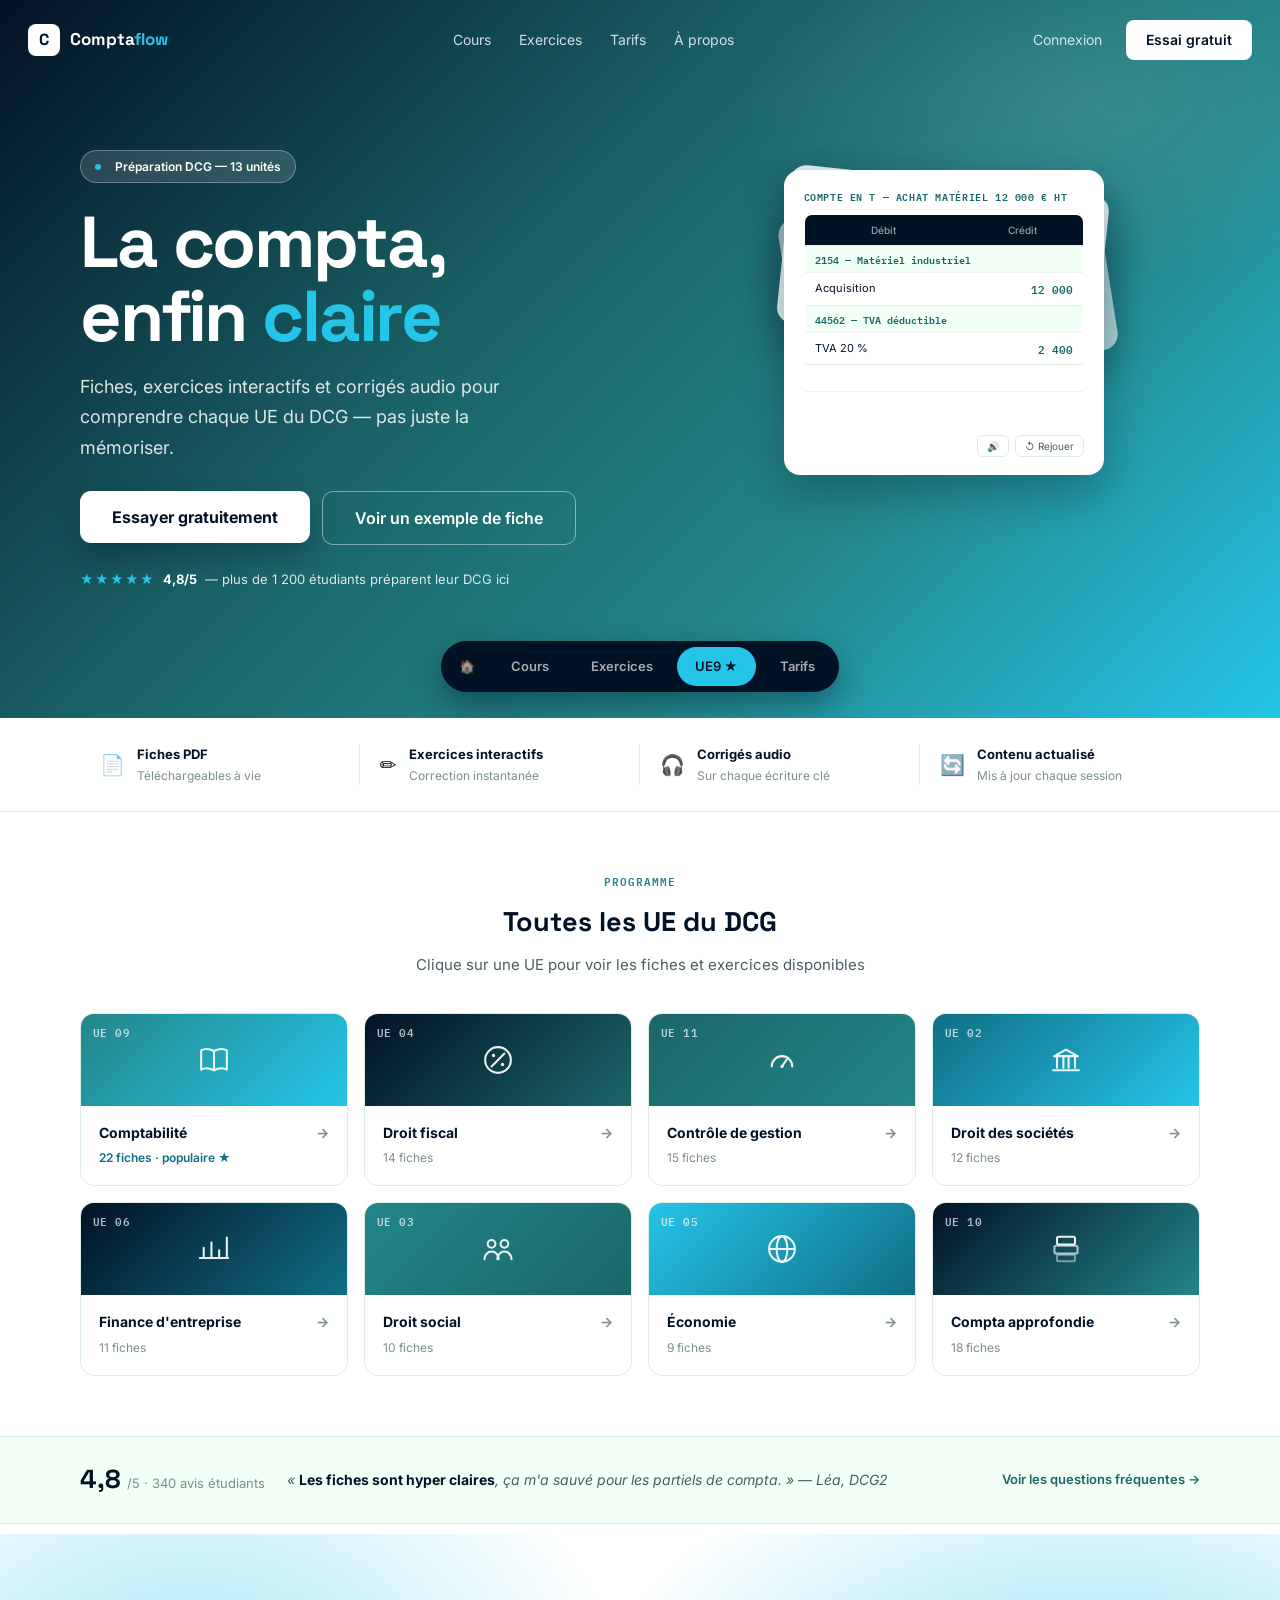
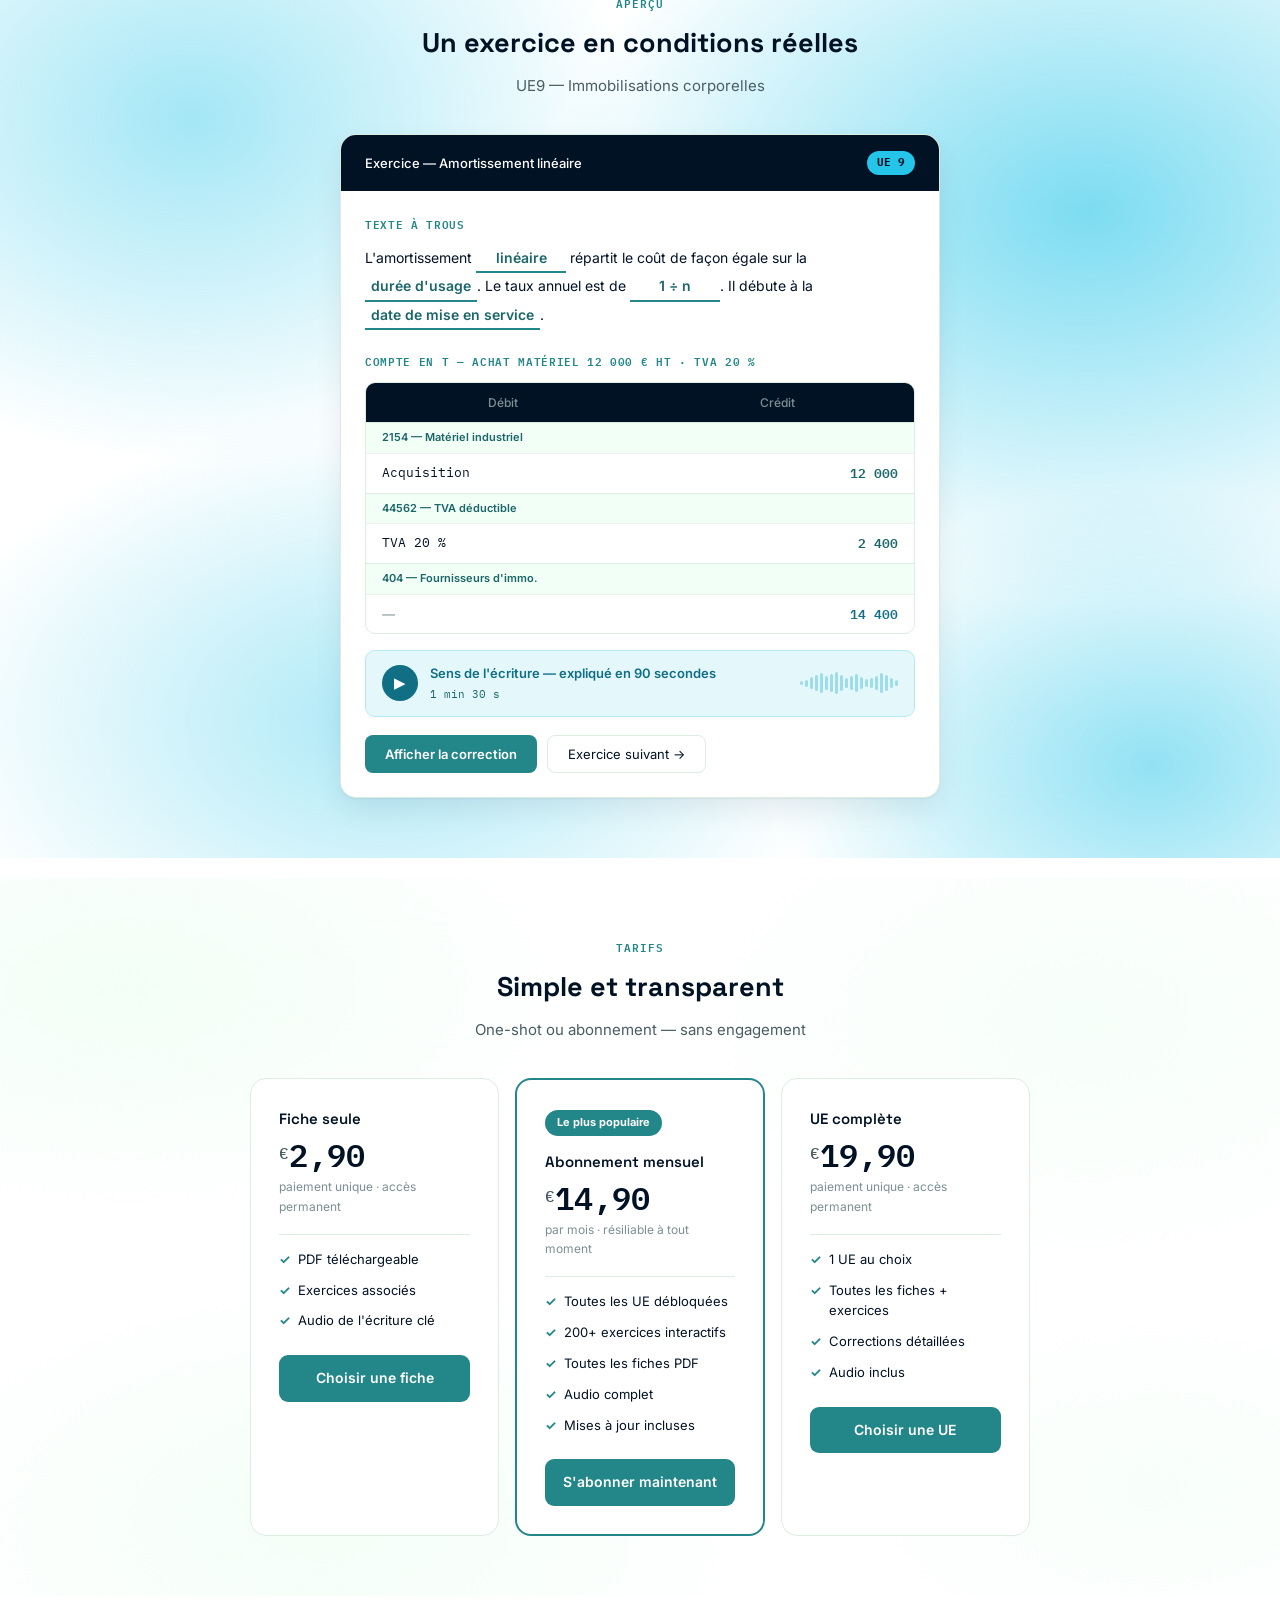
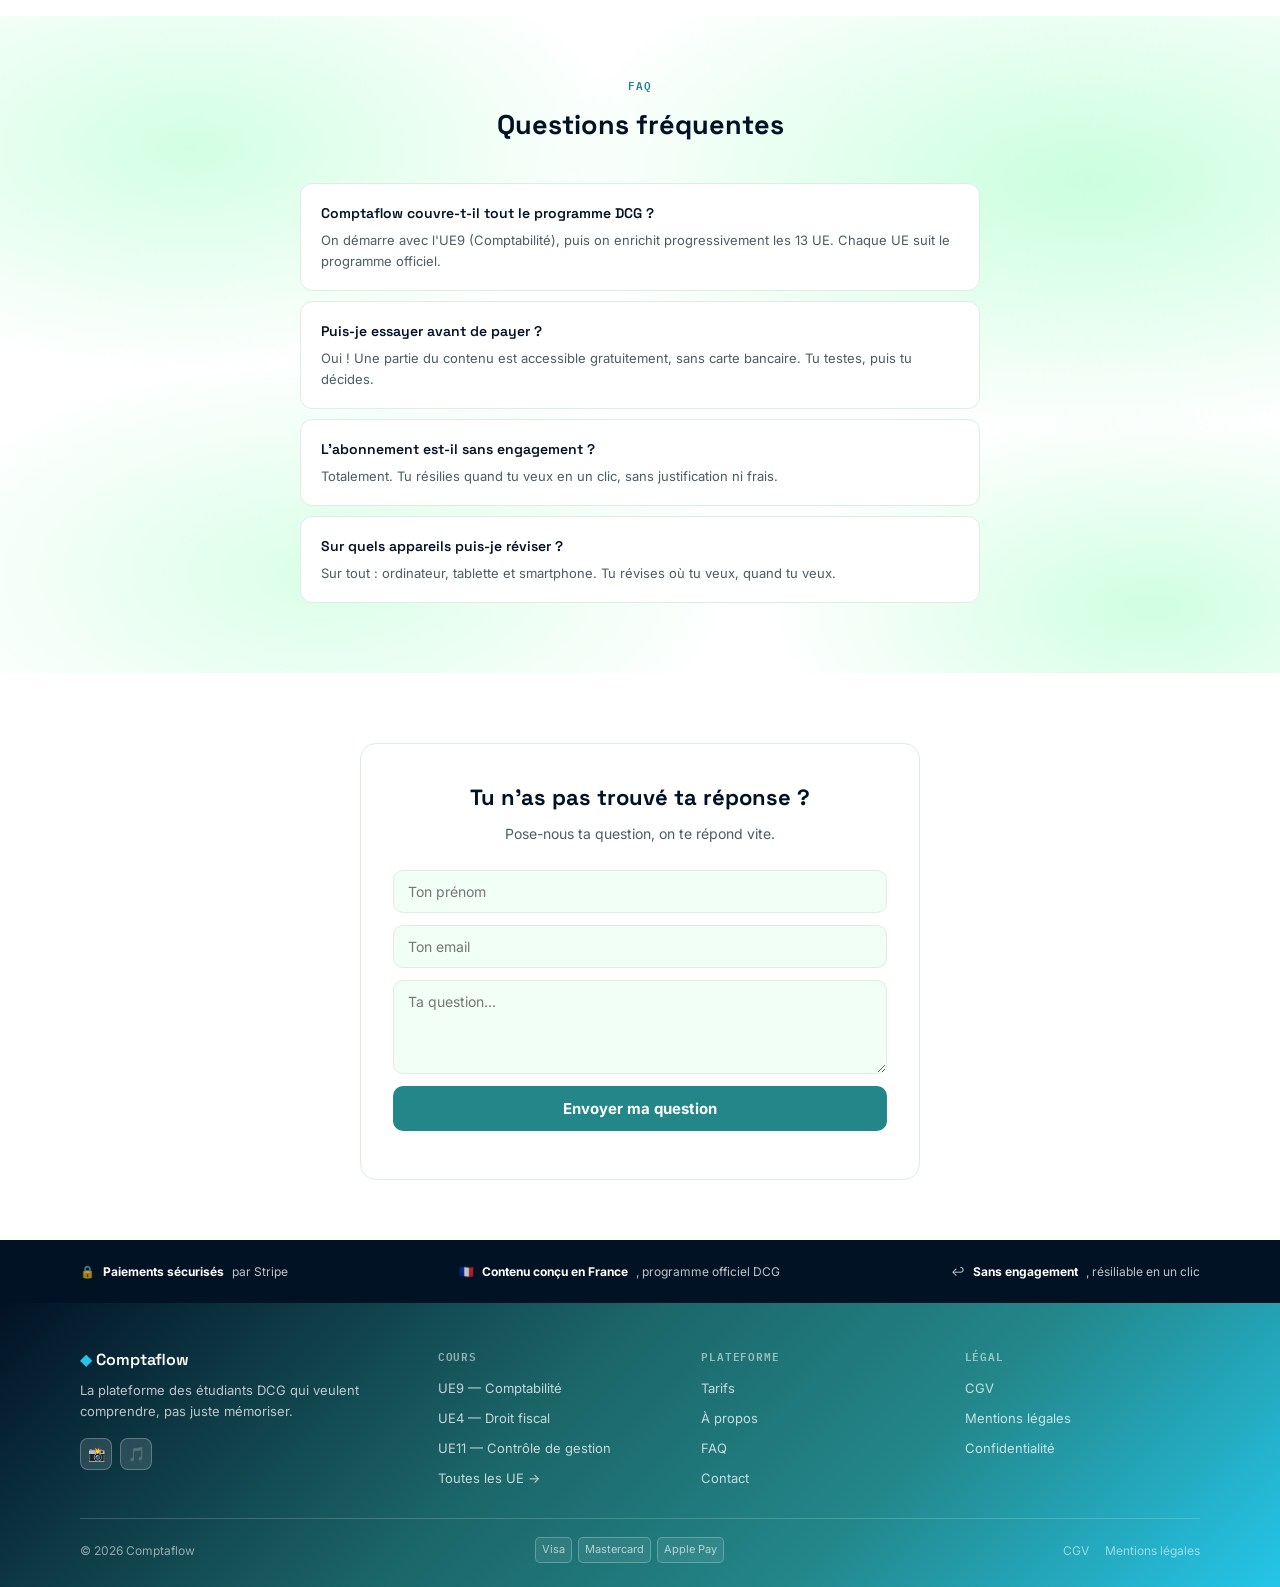
<file: index.html>
<!DOCTYPE html>
<html lang="fr">
<head>
<meta charset="UTF-8">
<meta name="viewport" content="width=device-width, initial-scale=1.0">
<title>Comptaflow — Réussis ton DCG</title>
<link rel="icon" href="data:image/svg+xml,<svg xmlns='http://www.w3.org/2000/svg' viewBox='0 0 100 100'><rect width='100' height='100' rx='20' fill='%23021225'/><text x='50' y='72' font-size='70' font-weight='bold' text-anchor='middle' fill='%2325C5E9' font-family='Arial'>C</text></svg>">
<link rel="preconnect" href="https://fonts.googleapis.com">
<link href="https://fonts.googleapis.com/css2?family=Space+Grotesk:wght@500;600;700;800&family=Inter:wght@400;500;600;700&family=IBM+Plex+Mono:wght@500;600&display=swap" rel="stylesheet">
<style>
:root{
  --mint:#F2FFF6; --tea:#CAFFDE; --sky:#25C5E9; --cyan:#238689; --ink:#021225;
  --cyan-dark:#1B6669; --sky-dark:#106E85;
  --ink-2:#0A2530; --ink-line:#123B42;
  --ink-soft:#4A5D63; --ink-faint:#7C8F93;
  --line:#DCEEE2; --surface:#FFFFFF;
  --radius:14px; --shadow:0 1px 2px rgba(2,18,37,.05), 0 12px 28px rgba(2,18,37,.07);
  --maxw:1120px;
  --display:'Space Grotesk', system-ui, sans-serif;
  --body:'Inter', system-ui, sans-serif;
  --mono:'IBM Plex Mono', ui-monospace, monospace;
}
*{box-sizing:border-box;margin:0;padding:0}
html{scroll-behavior:smooth}
body{font-family:var(--body);background:var(--surface);color:var(--ink);line-height:1.6;-webkit-font-smoothing:antialiased}
a{color:inherit;text-decoration:none}

/* ---------- Nav : version transparente posée sur le hero ---------- */
.nav-overlay{position:absolute;top:0;left:0;right:0;z-index:50;display:flex;align-items:center;
  justify-content:space-between;padding:0 28px;height:80px}
.nav-overlay .logo-mark{background:#fff;color:var(--ink)}
.nav-overlay .logo-name{color:#fff}
.nav-overlay .logo-name span{color:var(--sky)}
.nav-overlay .nav-links a{color:rgba(255,255,255,.82)}
.nav-overlay .nav-links a:hover{color:#fff}
.nav-overlay .btn-ghost{color:rgba(255,255,255,.82)}
.nav-overlay .btn-ghost:hover{background:rgba(255,255,255,.12);color:#fff}
.nav-overlay .btn-primary{background:#fff;color:var(--ink)}
.nav-overlay .btn-primary:hover{background:var(--sky);color:var(--ink)}

/* ---------- Nav : version pleine, apparaît au scroll ---------- */
.nav-solid{position:fixed;top:0;left:0;right:0;z-index:100;display:flex;align-items:center;
  justify-content:space-between;padding:0 28px;height:64px;background:rgba(255,255,255,.92);
  backdrop-filter:saturate(1.3) blur(8px);border-bottom:1px solid var(--line);
  transform:translateY(-100%);transition:transform .25s ease}
.nav-solid.show{transform:translateY(0)}

.logo{display:flex;align-items:center;gap:10px}
.logo-mark{width:32px;height:32px;border-radius:8px;background:var(--ink);display:flex;align-items:center;
  justify-content:center;color:var(--sky);font-family:var(--display);font-size:16px;font-weight:700;flex-shrink:0}
.logo-name{font-family:var(--display);font-size:17px;font-weight:700;color:var(--ink)}
.logo-name span{color:var(--cyan)}
.nav-links{display:flex;gap:28px}
.nav-links a{font-size:14px;color:var(--ink-soft)}
.nav-links a:hover{color:var(--ink)}
.nav-cta{display:flex;gap:10px;align-items:center}
.btn-ghost{background:transparent;border:none;font-size:14px;color:var(--ink-soft);cursor:pointer;padding:8px 14px;border-radius:8px;font-family:inherit}
.btn-ghost:hover{background:var(--mint)}
.btn-primary{background:var(--cyan);color:#fff;border:none;padding:9px 20px;border-radius:8px;
  font-size:14px;font-weight:600;font-family:inherit;cursor:pointer}
.btn-primary:hover{background:var(--cyan-dark)}

/* ---------- Hero (fond dégradé, façon Jeton) ---------- */
.hero{position:relative;overflow:hidden;padding:150px 28px 128px;
  background:linear-gradient(135deg, var(--ink) 0%, var(--cyan-dark) 42%, var(--cyan) 68%, var(--sky) 100%);}
.hero::after{content:"";position:absolute;inset:0;pointer-events:none;
  background:radial-gradient(600px 300px at 85% 15%, rgba(255,255,255,.10), transparent 60%);}
.hero-grid{position:relative;max-width:var(--maxw);margin:0 auto;display:grid;
  grid-template-columns:1.05fr .95fr;gap:40px;align-items:center}
.hero-pill{display:inline-flex;align-items:center;gap:8px;background:rgba(255,255,255,.14);
  border:1px solid rgba(255,255,255,.3);border-radius:20px;padding:6px 14px;font-size:12px;
  font-weight:600;color:#fff;backdrop-filter:blur(4px)}
.hero-pill-dot{width:6px;height:6px;border-radius:50%;background:var(--sky);display:inline-block}
.hero h1{font-family:var(--display);font-size:clamp(42px,6.2vw,72px);font-weight:800;color:#fff;
  line-height:1.03;letter-spacing:-.03em;margin:22px 0 18px}
.hero h1 em{font-style:normal;color:var(--sky)}
.hero-sub{font-size:18px;color:rgba(255,255,255,.85);max-width:460px;line-height:1.7;margin-bottom:28px}
.hero-actions{display:flex;gap:12px;flex-wrap:wrap;margin-bottom:24px}
.btn-hero-p{background:#fff;color:var(--ink);border:none;padding:16px 32px;border-radius:11px;
  font-family:inherit;font-size:16px;font-weight:700;cursor:pointer;box-shadow:0 14px 30px rgba(2,18,37,.3);
  transition:transform .15s ease}
.btn-hero-p:hover{transform:translateY(-2px)}
.btn-hero-o{background:transparent;color:#fff;border:1.5px solid rgba(255,255,255,.45);padding:16px 32px;
  border-radius:11px;font-family:inherit;font-size:16px;font-weight:600;cursor:pointer}
.btn-hero-o:hover{background:rgba(255,255,255,.1);border-color:#fff}
.hero-rating{display:flex;align-items:center;gap:8px;font-size:13px;color:rgba(255,255,255,.85)}
.hero-rating strong{color:#fff}
.stars{color:var(--sky);letter-spacing:1px}

/* ---- pile de cartes (motif "fanned stack" façon Jeton, contenu réel) ---- */
.hero-stack{position:relative;height:400px}
.stack-card{position:absolute;top:0;left:50%;width:100%;max-width:320px;transform:translateX(-50%);
  background:#fff;border-radius:16px;box-shadow:0 20px 44px rgba(2,18,37,.28);padding:18px 20px}
.stack-card.back2{transform:translateX(-50%) rotate(-9deg) translateY(26px);z-index:1;opacity:.65}
.stack-card.back1{transform:translateX(-50%) rotate(6deg) translateY(10px);z-index:2;opacity:.85}
.stack-card.front{z-index:3}
.stack-label{font-family:var(--mono);font-size:10px;font-weight:600;color:var(--cyan-dark);
  letter-spacing:.06em;text-transform:uppercase;margin-bottom:10px}
.stack-mini-item{font-size:12px;color:var(--ink-soft);padding:6px 0;border-top:1px solid #F0F0F0}
.stack-mini-item:first-of-type{border-top:none}
.stack-mini-item b{color:var(--ink);font-weight:600}
.front table{width:100%;border-collapse:collapse;border-radius:8px;overflow:hidden;border:1px solid var(--line)}
.front th{background:var(--ink);color:rgba(255,255,255,.6);font-size:10px;font-weight:500;padding:7px 10px;text-align:center}
.stack-actions{display:flex;justify-content:flex-end;gap:6px;margin-top:10px}
.stack-btn{background:transparent;border:1px solid var(--line);border-radius:6px;padding:4px 9px;
  font-size:10px;color:var(--ink-soft);cursor:pointer;font-family:inherit}

/* ---- barre flottante en bas du hero (façon Jeton) ---- */
.hero-pillnav{position:absolute;left:50%;bottom:26px;transform:translateX(-50%);z-index:20;
  display:flex;align-items:center;gap:6px;background:var(--ink);border-radius:999px;padding:6px;
  box-shadow:0 12px 30px rgba(2,18,37,.4)}
.hero-pillnav a{display:flex;align-items:center;gap:6px;padding:9px 18px;border-radius:999px;
  font-size:13px;font-weight:600;color:rgba(255,255,255,.65)}
.hero-pillnav a:hover{color:#fff}
.hero-pillnav a.active{background:var(--sky);color:var(--ink)}
.hero-pillnav .home{padding:9px 12px}

/* ---------- Barre de confiance (façon Le Slip) ---------- */
.trust-bar{background:#fff;border-bottom:1px solid var(--line);padding:26px 28px}
.trust-inner{max-width:var(--maxw);margin:0 auto;display:grid;grid-template-columns:repeat(4,1fr)}
.trust-item{display:flex;align-items:center;gap:12px;padding:0 20px;border-right:1px solid var(--line)}
.trust-item:last-child{border-right:none}
.trust-icon{font-size:20px;flex-shrink:0}
.trust-title{font-size:13px;font-weight:700;color:var(--ink)}
.trust-desc{font-size:12px;color:var(--ink-faint);margin-top:1px}

/* ---------- Sections génériques ---------- */
.section{padding:60px 28px}
.section-white{background:var(--surface)}
.section-light{background:var(--mint)}
.section-sky-tint{
  border-top:10px solid #fff; border-bottom:10px solid #fff;
  background:
    radial-gradient(ellipse 55% 60% at 15% 20%, rgba(37,197,233,.42), transparent 62%),
    radial-gradient(ellipse 65% 65% at 85% 30%, rgba(37,197,233,.6), transparent 65%),
    radial-gradient(ellipse 60% 55% at 30% 85%, rgba(37,197,233,.38), transparent 60%),
    radial-gradient(ellipse 50% 50% at 90% 90%, rgba(37,197,233,.5), transparent 60%),
    #fff;
}
.section-mint-tint{
  border-top:10px solid #fff; border-bottom:10px solid #fff;
  background:
    radial-gradient(ellipse 60% 55% at 10% 15%, rgba(242,255,246,1), transparent 60%),
    radial-gradient(ellipse 55% 60% at 85% 20%, rgba(242,255,246,.65), transparent 62%),
    radial-gradient(ellipse 60% 60% at 25% 90%, rgba(242,255,246,.85), transparent 60%),
    radial-gradient(ellipse 45% 45% at 90% 85%, rgba(242,255,246,.55), transparent 60%),
    #fff;
}
.section-tea-tint{
  border-top:10px solid #fff; border-bottom:10px solid #fff;
  background:
    radial-gradient(ellipse 55% 55% at 15% 20%, rgba(202,255,222,.85), transparent 62%),
    radial-gradient(ellipse 65% 60% at 85% 25%, rgba(202,255,222,1), transparent 65%),
    radial-gradient(ellipse 55% 55% at 25% 85%, rgba(202,255,222,.7), transparent 60%),
    radial-gradient(ellipse 50% 50% at 90% 90%, rgba(202,255,222,.9), transparent 60%),
    #fff;
}
.sec-header{text-align:center;margin-bottom:36px;max-width:600px;margin-left:auto;margin-right:auto}
.sec-eyebrow{font-family:var(--mono);font-size:11px;font-weight:600;color:var(--cyan);letter-spacing:.1em;
  text-transform:uppercase;margin-bottom:10px}
.sec-title{font-family:var(--display);font-size:27px;font-weight:700;color:var(--ink);margin-bottom:10px}
.sec-sub{font-size:15px;color:var(--ink-soft)}

/* ---------- Grille UE (cartes lisibles façon Le Slip) ---------- */
.ue-grid{display:grid;grid-template-columns:repeat(auto-fill,minmax(230px,1fr));gap:16px;max-width:var(--maxw);margin:0 auto}
.ue-card{display:block;background:#fff;border:1px solid var(--line);border-radius:14px;overflow:hidden;
  transition:transform .15s ease, box-shadow .15s ease}
.ue-card:hover{transform:translateY(-3px);box-shadow:0 10px 26px rgba(2,18,37,.1)}
.ue-thumb{height:92px;display:flex;align-items:center;justify-content:center;position:relative;overflow:hidden}
.ue-thumb svg{width:36px;height:36px}
.ue-thumb-tag{position:absolute;top:10px;left:12px;font-family:var(--mono);font-size:10.5px;font-weight:600;
  color:rgba(255,255,255,.7);letter-spacing:.04em}
.ue-body{padding:16px 18px 18px}
.ue-name{font-size:14px;font-weight:700;color:var(--ink);margin-bottom:4px;display:flex;align-items:center;justify-content:space-between}
.ue-name .arrow{font-size:14px;color:var(--ink-faint)}
.ue-meta{font-size:12px;color:var(--ink-faint)}
.ue-card.featured .ue-meta{color:var(--sky-dark);font-weight:600}

/* ---------- Bandeau avis ---------- */
.rating-strip{background:var(--mint);border-top:1px solid var(--line);border-bottom:1px solid var(--line);
  padding:22px 28px}
.rating-inner{max-width:var(--maxw);margin:0 auto;display:flex;align-items:center;gap:22px;flex-wrap:wrap}
.rating-score{display:flex;align-items:baseline;gap:6px;flex-shrink:0}
.rating-num{font-family:var(--display);font-size:26px;font-weight:700;color:var(--ink)}
.rating-den{font-size:13px;color:var(--ink-faint)}
.rating-quote{flex:1;min-width:240px;font-size:14px;color:var(--ink-soft);font-style:italic}
.rating-quote b{font-style:normal;color:var(--ink)}
.rating-link{font-size:13px;font-weight:600;color:var(--cyan-dark);white-space:nowrap}

/* ---------- Aperçu exercice ---------- */
.exercise-wrap{max-width:600px;margin:0 auto}
.ex-card{background:#fff;border:1px solid var(--line);border-radius:16px;overflow:hidden;box-shadow:var(--shadow)}
.ex-header{background:var(--ink);padding:16px 24px;display:flex;align-items:center;justify-content:space-between}
.ex-header-title{font-size:13px;font-weight:500;color:#fff}
.ex-badge{background:var(--sky);color:var(--ink);font-family:var(--mono);font-size:11px;font-weight:700;
  padding:3px 10px;border-radius:20px}
.ex-body{padding:24px}
.ex-label{font-family:var(--mono);font-size:11px;font-weight:600;color:var(--cyan);letter-spacing:.06em;
  text-transform:uppercase;margin-bottom:12px}
.ex-text{font-size:14px;color:var(--ink);line-height:1.9;margin-bottom:22px}
.blank{display:inline-block;min-width:90px;border-bottom:2px solid var(--cyan);text-align:center;
  color:var(--cyan-dark);font-weight:600;padding:0 6px}
.compte-t{border:1px solid var(--line);border-radius:10px;overflow:hidden;margin-bottom:16px}
.ct-head{display:grid;grid-template-columns:1fr 1fr;background:var(--ink)}
.ct-head-cell{padding:10px 16px;font-size:12px;font-weight:500;color:var(--ink-faint);text-align:center}
.ct-section{background:var(--mint);border-top:1px solid var(--line);padding:6px 16px;font-size:11px;font-weight:600;color:var(--cyan-dark)}
.ct-row{display:grid;grid-template-columns:1fr 1fr;border-top:1px solid #F0F0F0}
.ct-cell{padding:9px 16px;font-size:13px;color:var(--ink);font-family:var(--mono)}
.ct-cell.debit{color:var(--cyan-dark);font-weight:600;text-align:right}
.ct-cell.credit{color:var(--sky-dark);font-weight:600;text-align:right}
.ct-cell.empty{color:var(--ink-faint);font-style:italic;font-family:var(--body)}
.audio-strip{background:#E4F8FC;border:1px solid #B7E9F5;border-radius:10px;padding:12px 16px;display:flex;
  align-items:center;gap:12px;margin-bottom:18px}
.play-btn{width:36px;height:36px;border-radius:50%;background:var(--sky-dark);border:none;display:flex;
  align-items:center;justify-content:center;color:#fff;font-size:15px;cursor:pointer;flex-shrink:0}
.audio-info{flex:1}
.audio-title{font-size:13px;font-weight:600;color:var(--sky-dark)}
.audio-dur{font-family:var(--mono);font-size:11px;color:var(--cyan-dark);margin-top:2px}
.audio-wave{display:flex;align-items:center;gap:2px;height:24px}
.wv{width:3px;border-radius:2px;background:#9FDCEA;display:inline-block}
.ex-actions{display:flex;gap:10px}
.btn-correction{background:var(--cyan);color:#fff;border:none;padding:10px 20px;border-radius:8px;
  font-family:inherit;font-size:13px;font-weight:600;cursor:pointer}
.btn-next{background:#fff;color:var(--ink);border:1px solid var(--line);padding:10px 20px;border-radius:8px;
  font-family:inherit;font-size:13px;cursor:pointer}

/* ---------- Tarifs ---------- */
.pricing-grid{display:grid;grid-template-columns:repeat(auto-fit,minmax(220px,1fr));gap:16px;max-width:780px;margin:0 auto}
.price-card{background:#fff;border:1px solid var(--line);border-radius:16px;padding:28px}
.price-card.pop{border:2px solid var(--cyan);position:relative}
.price-pop-tag{background:var(--cyan);color:#fff;font-size:11px;font-weight:700;padding:4px 12px;
  border-radius:20px;display:inline-block;margin-bottom:14px}
.price-name{font-family:var(--display);font-size:15px;font-weight:600;color:var(--ink);margin-bottom:8px}
.price-amount{font-family:var(--mono);font-size:32px;font-weight:600;color:var(--ink);line-height:1}
.price-amount sup{font-size:16px;vertical-align:top;margin-top:6px;display:inline-block;color:var(--ink-soft);font-weight:500}
.price-period{font-size:12px;color:var(--ink-faint);margin-top:6px;margin-bottom:18px}
.price-divider{height:1px;background:var(--line);margin:14px 0}
.price-items{list-style:none;display:flex;flex-direction:column;gap:10px;margin-bottom:24px}
.price-items li{font-size:13px;color:var(--ink);display:flex;align-items:flex-start;gap:8px}
.price-items li::before{content:"✓";color:var(--cyan);font-weight:700;flex-shrink:0}
.btn-price-main{width:100%;padding:12px;border-radius:9px;font-family:inherit;font-size:14px;font-weight:600;
  cursor:pointer;background:var(--cyan);color:#fff;border:none;text-align:center;display:block}
.btn-price-main:hover{background:var(--cyan-dark)}

/* ---------- FAQ ---------- */
.faq-wrap{max-width:680px;margin:0 auto}
.faq-item{background:#fff;border:1px solid var(--line);border-radius:12px;padding:18px 20px;margin-bottom:10px}
.faq-q{font-family:var(--display);font-size:14px;font-weight:600;color:var(--ink);margin-bottom:6px}
.faq-a{font-size:13px;color:var(--ink-soft);line-height:1.6}

/* ---------- Contact ---------- */
.contact-card{max-width:560px;margin:0 auto;text-align:center;background:#fff;border:1px solid var(--line);
  border-radius:16px;padding:36px 32px}
.contact-title{font-family:var(--display);font-size:22px;font-weight:700;color:var(--ink);margin-bottom:8px}
.contact-sub{font-size:14px;color:var(--ink-soft);margin-bottom:24px}
.contact-form{display:flex;flex-direction:column;gap:12px;text-align:left}
.contact-form input,.contact-form textarea{padding:12px 14px;border:1px solid var(--line);border-radius:10px;
  font-size:14px;outline:none;font-family:inherit;background:var(--mint)}
.contact-form input:focus,.contact-form textarea:focus{border-color:var(--cyan)}
.contact-form textarea{resize:vertical}
.contact-submit{background:var(--cyan);color:#fff;border:none;padding:13px;border-radius:10px;
  font-family:inherit;font-size:15px;font-weight:700;cursor:pointer}
.contact-submit:hover{background:var(--cyan-dark)}
.contact-submit:disabled{opacity:.6;cursor:default}
.contact-status{font-size:13px;text-align:center;font-weight:600}

/* ---------- Footer (façon Le Slip : colonnes claires) ---------- */
.footer-trust{background:var(--ink);padding:22px 28px}
.footer-trust-inner{max-width:var(--maxw);margin:0 auto;display:flex;justify-content:space-between;
  flex-wrap:wrap;gap:16px}
.ft-item{display:flex;align-items:center;gap:8px;font-size:12px;color:rgba(255,255,255,.75)}
.ft-item b{color:#fff}
footer{position:relative;overflow:hidden;
  background:linear-gradient(135deg, var(--ink) 0%, var(--cyan-dark) 42%, var(--cyan) 68%, var(--sky) 100%);
  padding:44px 28px 24px}
.footer-grid{max-width:var(--maxw);margin:0 auto 30px;display:grid;grid-template-columns:1.4fr 1fr 1fr 1fr;gap:28px}
.f-col-title{font-family:var(--mono);font-size:11px;font-weight:600;color:rgba(255,255,255,.55);letter-spacing:.08em;
  text-transform:uppercase;margin-bottom:14px}
.f-links{display:flex;flex-direction:column;gap:9px}
.f-links a{font-size:13px;color:rgba(255,255,255,.75)}
.f-links a:hover{color:#fff}
.footer-brand{font-family:var(--display);font-size:16px;font-weight:600;color:#fff;margin-bottom:8px}
.footer-brand span{color:var(--sky)}
.footer-tagline{font-size:13px;color:rgba(255,255,255,.72);line-height:1.6;margin-bottom:16px}
.footer-social{display:flex;gap:8px}
.footer-social a{width:32px;height:32px;border-radius:8px;background:rgba(255,255,255,.12);border:1px solid rgba(255,255,255,.25);
  display:flex;align-items:center;justify-content:center;font-size:14px}
.footer-bottom{max-width:var(--maxw);margin:0 auto;border-top:1px solid rgba(255,255,255,.18);padding-top:18px;
  display:flex;justify-content:space-between;align-items:center;flex-wrap:wrap;gap:10px}
.footer-copy{font-size:12px;color:rgba(255,255,255,.55)}
.footer-legal{display:flex;gap:16px}
.footer-legal a{font-size:12px;color:rgba(255,255,255,.55)}
.footer-legal a:hover{color:#fff}
.pay-icons{display:flex;gap:6px;align-items:center}
.pay-icons span{font-size:11px;color:rgba(255,255,255,.65);border:1px solid rgba(255,255,255,.25);border-radius:5px;padding:3px 6px;background:rgba(255,255,255,.08)}

#back-to-top{position:fixed;bottom:24px;right:24px;width:46px;height:46px;border-radius:50%;background:var(--cyan);
  color:#fff;border:none;font-size:19px;cursor:pointer;box-shadow:0 4px 14px rgba(35,134,137,.4);display:none;z-index:200}
#back-to-top:hover{background:var(--cyan-dark)}

@media(prefers-reduced-motion: reduce){html{scroll-behavior:auto}}

@media(max-width:900px){
  .hero-grid{grid-template-columns:1fr}
  .hero-stack{margin-top:20px;height:340px}
}
@media(max-width:768px){
  nav{padding:0 18px}
  .nav-links{display:none}
  .hero{padding:36px 18px 100px}
  .trust-inner{grid-template-columns:repeat(2,1fr);gap:16px}
  .trust-item{border-right:none;border-bottom:1px solid var(--line);padding-bottom:14px}
  .section{padding:44px 18px}
  .footer-grid{grid-template-columns:1fr 1fr}
  .hero-pillnav{transform:translateX(-50%) scale(.9)}
  .rating-inner{flex-direction:column;align-items:flex-start}
}
</style>
</head>
<body>

<nav class="nav-solid" id="nav-solid">
  <a class="logo" href="#"><div class="logo-mark">C</div><span class="logo-name">Compta<span>flow</span></span></a>
  <div class="nav-links"><a href="/cours/ue9.html">Cours</a><a href="/exercices/ue9.html">Exercices</a><a href="/tarifs.html">Tarifs</a><a href="/a-propos.html">À propos</a></div>
  <div class="nav-cta"><button class="btn-ghost">Connexion</button><a href="/tarifs.html" class="btn-primary">Essai gratuit</a></div>
</nav>

<section class="hero">
  <nav class="nav-overlay">
    <a class="logo" href="#"><div class="logo-mark">C</div><span class="logo-name">Compta<span>flow</span></span></a>
    <div class="nav-links"><a href="/cours/ue9.html">Cours</a><a href="/exercices/ue9.html">Exercices</a><a href="/tarifs.html">Tarifs</a><a href="/a-propos.html">À propos</a></div>
    <div class="nav-cta"><button class="btn-ghost">Connexion</button><a href="/tarifs.html" class="btn-primary">Essai gratuit</a></div>
  </nav>
  <div class="hero-grid">
    <div>
      <div class="hero-pill"><span class="hero-pill-dot"></span>&nbsp; Préparation DCG — 13 unités</div>

      <h1>La compta,<br>enfin <em>claire</em></h1>
      <p class="hero-sub">Fiches, exercices interactifs et corrigés audio pour comprendre chaque UE du DCG — pas juste la mémoriser.</p>
      <div class="hero-actions">
        <a href="/tarifs.html"><button class="btn-hero-p">Essayer gratuitement</button></a>
        <a href="/cours/ue9.html"><button class="btn-hero-o">Voir un exemple de fiche</button></a>
      </div>
      <div class="hero-rating"><span class="stars">★★★★★</span> <strong>4,8/5</strong> — plus de 1 200 étudiants préparent leur DCG ici</div>
    </div>

    <div class="hero-stack">
      <div class="stack-card back2">
        <div class="stack-label">Lexique — UE9</div>
        <div class="stack-mini-item"><b>TVA collectée</b> — TVA facturée aux clients</div>
        <div class="stack-mini-item"><b>Fait générateur</b> — événement qui rend la taxe exigible</div>
        <div class="stack-mini-item"><b>Auto-liquidation</b> — le client déclare la TVA</div>
      </div>
      <div class="stack-card back1">
        <div class="stack-label">À réviser — UE9</div>
        <div class="stack-mini-item">01 — Définir le fait générateur et l'exigibilité</div>
        <div class="stack-mini-item">02 — Distinguer TVA collectée et déductible</div>
        <div class="stack-mini-item">03 — Calculer un montant de TVA à partir du HT</div>
      </div>
      <div class="stack-card front">
        <div class="stack-label">Compte en T — Achat matériel 12 000 € HT</div>
        <table>
          <thead><tr><th>Débit</th><th>Crédit</th></tr></thead>
          <tbody id="hero-ct-body"></tbody>
        </table>
        <div class="stack-actions">
          <button onclick="toggleHeroSound()" id="hero-sound-btn" class="stack-btn">🔊</button>
          <button onclick="startHeroAnim()" class="stack-btn">↺ Rejouer</button>
        </div>
      </div>
    </div>
  </div>

  <div class="hero-pillnav">
    <a class="home" href="#">🏠</a>
    <a href="/cours/ue9.html">Cours</a>
    <a href="/exercices/ue9.html">Exercices</a>
    <a href="#ue-grid" class="active">UE9 ★</a>
    <a href="/tarifs.html">Tarifs</a>
  </div>
</section>

<div class="trust-bar">
  <div class="trust-inner">
    <div class="trust-item"><span class="trust-icon">📄</span><div><div class="trust-title">Fiches PDF</div><div class="trust-desc">Téléchargeables à vie</div></div></div>
    <div class="trust-item"><span class="trust-icon">✏️</span><div><div class="trust-title">Exercices interactifs</div><div class="trust-desc">Correction instantanée</div></div></div>
    <div class="trust-item"><span class="trust-icon">🎧</span><div><div class="trust-title">Corrigés audio</div><div class="trust-desc">Sur chaque écriture clé</div></div></div>
    <div class="trust-item"><span class="trust-icon">🔄</span><div><div class="trust-title">Contenu actualisé</div><div class="trust-desc">Mis à jour chaque session</div></div></div>
  </div>
</div>

<section class="section section-white" id="ue-grid">
  <div class="sec-header"><div class="sec-eyebrow">Programme</div><div class="sec-title">Toutes les UE du DCG</div><div class="sec-sub">Clique sur une UE pour voir les fiches et exercices disponibles</div></div>
  <div class="ue-grid">
    <a href="/cours/ue9.html" class="ue-card featured">
      <div class="ue-thumb" style="background:linear-gradient(135deg,var(--cyan),var(--sky))">
        <span class="ue-thumb-tag">UE 09</span>
        <svg viewBox="0 0 28 28" fill="none" stroke="#fff" stroke-width="1.6" stroke-linecap="round" stroke-linejoin="round" opacity=".92"><path d="M4 6.5C6.5 5 10 5 14 7c4-2 7.5-2 10-.5v15c-2.5-1.5-6-1.5-10 .5c-4-2-7.5-2-10-.5v-15z"/><line x1="14" y1="7" x2="14" y2="22"/></svg>
      </div>
      <div class="ue-body"><div class="ue-name">Comptabilité <span class="arrow">→</span></div><div class="ue-meta">22 fiches · populaire ★</div></div>
    </a>
    <a href="/tarifs.html" class="ue-card">
      <div class="ue-thumb" style="background:linear-gradient(135deg,var(--ink),var(--cyan-dark))">
        <span class="ue-thumb-tag">UE 04</span>
        <svg viewBox="0 0 28 28" fill="none" stroke="#fff" stroke-width="1.6" stroke-linecap="round" stroke-linejoin="round" opacity=".92"><circle cx="14" cy="14" r="10"/><line x1="9" y1="19" x2="19" y2="9"/><circle cx="10.5" cy="10.5" r="1.3" fill="#fff" stroke="none"/><circle cx="17.5" cy="17.5" r="1.3" fill="#fff" stroke="none"/></svg>
      </div>
      <div class="ue-body"><div class="ue-name">Droit fiscal <span class="arrow">→</span></div><div class="ue-meta">14 fiches</div></div>
    </a>
    <a href="/tarifs.html" class="ue-card">
      <div class="ue-thumb" style="background:linear-gradient(135deg,var(--cyan-dark),var(--cyan))">
        <span class="ue-thumb-tag">UE 11</span>
        <svg viewBox="0 0 28 28" fill="none" stroke="#fff" stroke-width="1.6" stroke-linecap="round" stroke-linejoin="round" opacity=".92"><path d="M6 19a8 8 0 1 1 16 0"/><line x1="14" y1="19" x2="18.2" y2="12.8"/><circle cx="14" cy="19" r="1.3" fill="#fff" stroke="none"/></svg>
      </div>
      <div class="ue-body"><div class="ue-name">Contrôle de gestion <span class="arrow">→</span></div><div class="ue-meta">15 fiches</div></div>
    </a>
    <a href="/tarifs.html" class="ue-card">
      <div class="ue-thumb" style="background:linear-gradient(135deg,var(--sky-dark),var(--sky))">
        <span class="ue-thumb-tag">UE 02</span>
        <svg viewBox="0 0 28 28" fill="none" stroke="#fff" stroke-width="1.6" stroke-linecap="round" stroke-linejoin="round" opacity=".92"><path d="M5 11l9-5l9 5"/><line x1="5" y1="11" x2="23" y2="11"/><line x1="7" y1="11" x2="7" y2="20"/><line x1="12" y1="11" x2="12" y2="20"/><line x1="16" y1="11" x2="16" y2="20"/><line x1="21" y1="11" x2="21" y2="20"/><line x1="4" y1="22" x2="24" y2="22"/></svg>
      </div>
      <div class="ue-body"><div class="ue-name">Droit des sociétés <span class="arrow">→</span></div><div class="ue-meta">12 fiches</div></div>
    </a>
    <a href="/tarifs.html" class="ue-card">
      <div class="ue-thumb" style="background:linear-gradient(135deg,var(--ink),var(--sky-dark))">
        <span class="ue-thumb-tag">UE 06</span>
        <svg viewBox="0 0 28 28" fill="none" stroke="#fff" stroke-width="1.6" stroke-linecap="round" stroke-linejoin="round" opacity=".92"><line x1="3" y1="21" x2="25" y2="21"/><line x1="6" y1="21" x2="6" y2="13"/><line x1="12" y1="21" x2="12" y2="9"/><line x1="18" y1="21" x2="18" y2="15"/><line x1="24" y1="21" x2="24" y2="5"/></svg>
      </div>
      <div class="ue-body"><div class="ue-name">Finance d'entreprise <span class="arrow">→</span></div><div class="ue-meta">11 fiches</div></div>
    </a>
    <a href="/tarifs.html" class="ue-card">
      <div class="ue-thumb" style="background:linear-gradient(135deg,var(--cyan),var(--cyan-dark))">
        <span class="ue-thumb-tag">UE 03</span>
        <svg viewBox="0 0 28 28" fill="none" stroke="#fff" stroke-width="1.6" stroke-linecap="round" stroke-linejoin="round" opacity=".92"><circle cx="9" cy="10" r="3"/><path d="M3.5 22c0-3.6 2.5-6 5.5-6s5.5 2.4 5.5 6"/><circle cx="19" cy="10" r="3"/><path d="M13.5 22c0-3.6 2.5-6 5.5-6s5.5 2.4 5.5 6"/></svg>
      </div>
      <div class="ue-body"><div class="ue-name">Droit social <span class="arrow">→</span></div><div class="ue-meta">10 fiches</div></div>
    </a>
    <a href="/tarifs.html" class="ue-card">
      <div class="ue-thumb" style="background:linear-gradient(135deg,var(--sky),var(--sky-dark))">
        <span class="ue-thumb-tag">UE 05</span>
        <svg viewBox="0 0 28 28" fill="none" stroke="#fff" stroke-width="1.6" stroke-linecap="round" stroke-linejoin="round" opacity=".92"><circle cx="14" cy="14" r="10"/><ellipse cx="14" cy="14" rx="4.2" ry="10"/><line x1="4" y1="14" x2="24" y2="14"/></svg>
      </div>
      <div class="ue-body"><div class="ue-name">Économie <span class="arrow">→</span></div><div class="ue-meta">9 fiches</div></div>
    </a>
    <a href="/tarifs.html" class="ue-card">
      <div class="ue-thumb" style="background:linear-gradient(135deg,var(--ink),var(--cyan))">
        <span class="ue-thumb-tag">UE 10</span>
        <svg viewBox="0 0 28 28" fill="none" stroke="#fff" stroke-width="1.6" stroke-linecap="round" stroke-linejoin="round" opacity=".92"><rect x="7" y="4.5" width="14" height="6" rx="1.4"/><rect x="5" y="11.5" width="18" height="6" rx="1.4" opacity=".72"/><rect x="7" y="18.5" width="14" height="5" rx="1.4" opacity=".48"/></svg>
      </div>
      <div class="ue-body"><div class="ue-name">Compta approfondie <span class="arrow">→</span></div><div class="ue-meta">18 fiches</div></div>
    </a>
  </div>
</section>

<div class="rating-strip">
  <div class="rating-inner">
    <div class="rating-score"><span class="rating-num">4,8</span><span class="rating-den">/5 · 340 avis étudiants</span></div>
    <div class="rating-quote">« <b>Les fiches sont hyper claires</b>, ça m'a sauvé pour les partiels de compta. » — Léa, DCG2</div>
    <a href="#faq" class="rating-link">Voir les questions fréquentes →</a>
  </div>
</div>

<section class="section section-sky-tint">
  <div class="sec-header"><div class="sec-eyebrow">Aperçu</div><div class="sec-title">Un exercice en conditions réelles</div><div class="sec-sub">UE9 — Immobilisations corporelles</div></div>
  <div class="exercise-wrap">
    <div class="ex-card">
      <div class="ex-header"><span class="ex-header-title">Exercice — Amortissement linéaire</span><span class="ex-badge">UE 9</span></div>
      <div class="ex-body">
        <div class="ex-label">Texte à trous</div>
        <div class="ex-text">L'amortissement <span class="blank">linéaire</span> répartit le coût de façon égale sur la <span class="blank">durée d'usage</span>. Le taux annuel est de <span class="blank">1 ÷ n</span>. Il débute à la <span class="blank">date de mise en service</span>.</div>
        <div class="ex-label">Compte en T — Achat matériel 12 000 € HT · TVA 20 %</div>
        <div class="compte-t">
          <div class="ct-head"><div class="ct-head-cell">Débit</div><div class="ct-head-cell">Crédit</div></div>
          <div class="ct-section">2154 — Matériel industriel</div>
          <div class="ct-row"><div class="ct-cell">Acquisition</div><div class="ct-cell debit">12 000</div></div>
          <div class="ct-section">44562 — TVA déductible</div>
          <div class="ct-row"><div class="ct-cell">TVA 20 %</div><div class="ct-cell debit">2 400</div></div>
          <div class="ct-section">404 — Fournisseurs d'immo.</div>
          <div class="ct-row"><div class="ct-cell empty">—</div><div class="ct-cell credit">14 400</div></div>
        </div>
        <div class="audio-strip">
          <button class="play-btn">▶</button>
          <div class="audio-info"><div class="audio-title">Sens de l'écriture — expliqué en 90 secondes</div><div class="audio-dur">1 min 30 s</div></div>
          <div class="audio-wave" id="wave"></div>
        </div>
        <div class="ex-actions"><button class="btn-correction">Afficher la correction</button><button class="btn-next">Exercice suivant →</button></div>
      </div>
    </div>
  </div>
</section>

<section class="section section-mint-tint">
  <div class="sec-header"><div class="sec-eyebrow">Tarifs</div><div class="sec-title">Simple et transparent</div><div class="sec-sub">One-shot ou abonnement — sans engagement</div></div>
  <div class="pricing-grid">
    <div class="price-card">
      <div class="price-name">Fiche seule</div>
      <div class="price-amount"><sup>€</sup>2,90</div>
      <div class="price-period">paiement unique · accès permanent</div>
      <div class="price-divider"></div>
      <ul class="price-items"><li>PDF téléchargeable</li><li>Exercices associés</li><li>Audio de l'écriture clé</li></ul>
      <a href="/tarifs.html" class="btn-price-main">Choisir une fiche</a>
    </div>
    <div class="price-card pop">
      <div class="price-pop-tag">Le plus populaire</div>
      <div class="price-name">Abonnement mensuel</div>
      <div class="price-amount"><sup>€</sup>14,90</div>
      <div class="price-period">par mois · résiliable à tout moment</div>
      <div class="price-divider"></div>
      <ul class="price-items"><li>Toutes les UE débloquées</li><li>200+ exercices interactifs</li><li>Toutes les fiches PDF</li><li>Audio complet</li><li>Mises à jour incluses</li></ul>
      <a href="/tarifs.html" class="btn-price-main">S'abonner maintenant</a>
    </div>
    <div class="price-card">
      <div class="price-name">UE complète</div>
      <div class="price-amount"><sup>€</sup>19,90</div>
      <div class="price-period">paiement unique · accès permanent</div>
      <div class="price-divider"></div>
      <ul class="price-items"><li>1 UE au choix</li><li>Toutes les fiches + exercices</li><li>Corrections détaillées</li><li>Audio inclus</li></ul>
      <a href="/tarifs.html" class="btn-price-main">Choisir une UE</a>
    </div>
  </div>
</section>

<section class="section section-tea-tint" id="faq">
  <div class="sec-header"><div class="sec-eyebrow">FAQ</div><div class="sec-title">Questions fréquentes</div></div>
  <div class="faq-wrap">
    <div class="faq-item"><div class="faq-q">Comptaflow couvre-t-il tout le programme DCG ?</div><div class="faq-a">On démarre avec l'UE9 (Comptabilité), puis on enrichit progressivement les 13 UE. Chaque UE suit le programme officiel.</div></div>
    <div class="faq-item"><div class="faq-q">Puis-je essayer avant de payer ?</div><div class="faq-a">Oui ! Une partie du contenu est accessible gratuitement, sans carte bancaire. Tu testes, puis tu décides.</div></div>
    <div class="faq-item"><div class="faq-q">L'abonnement est-il sans engagement ?</div><div class="faq-a">Totalement. Tu résilies quand tu veux en un clic, sans justification ni frais.</div></div>
    <div class="faq-item"><div class="faq-q">Sur quels appareils puis-je réviser ?</div><div class="faq-a">Sur tout : ordinateur, tablette et smartphone. Tu révises où tu veux, quand tu veux.</div></div>
  </div>
</section>

<section class="section section-white">
  <div class="contact-card">
    <div class="contact-title">Tu n'as pas trouvé ta réponse ?</div>
    <div class="contact-sub">Pose-nous ta question, on te répond vite.</div>
    <form id="contact-form" onsubmit="envoyerContact(event)" class="contact-form">
      <input type="text" name="name" placeholder="Ton prénom" required>
      <input type="email" name="email" placeholder="Ton email" required>
      <textarea name="message" placeholder="Ta question..." required rows="4"></textarea>
      <button type="submit" id="contact-btn" class="contact-submit">Envoyer ma question</button>
      <div id="contact-status" class="contact-status"></div>
    </form>
  </div>
</section>

<div class="footer-trust">
  <div class="footer-trust-inner">
    <div class="ft-item">🔒 <b>Paiements sécurisés</b> par Stripe</div>
    <div class="ft-item">🇫🇷 <b>Contenu conçu en France</b>, programme officiel DCG</div>
    <div class="ft-item">↩️ <b>Sans engagement</b>, résiliable en un clic</div>
  </div>
</div>

<footer>
  <div class="footer-grid">
    <div>
      <div class="footer-brand"><span>◆</span> Comptaflow</div>
      <div class="footer-tagline">La plateforme des étudiants DCG qui veulent comprendre, pas juste mémoriser.</div>
      <div class="footer-social"><a href="#">📸</a><a href="#">🎵</a></div>
    </div>
    <div><div class="f-col-title">Cours</div><div class="f-links"><a href="/cours/ue9.html">UE9 — Comptabilité</a><a href="/tarifs.html">UE4 — Droit fiscal</a><a href="/tarifs.html">UE11 — Contrôle de gestion</a><a href="/cours/ue9.html">Toutes les UE →</a></div></div>
    <div><div class="f-col-title">Plateforme</div><div class="f-links"><a href="/tarifs.html">Tarifs</a><a href="/a-propos.html">À propos</a><a href="#faq">FAQ</a><a href="/a-propos.html">Contact</a></div></div>
    <div><div class="f-col-title">Légal</div><div class="f-links"><a href="/legal.html">CGV</a><a href="/legal.html">Mentions légales</a><a href="/legal.html">Confidentialité</a></div></div>
  </div>
  <div class="footer-bottom">
    <span class="footer-copy">© 2026 Comptaflow</span>
    <div class="pay-icons"><span>Visa</span><span>Mastercard</span><span>Apple Pay</span></div>
    <div class="footer-legal"><a href="/legal.html">CGV</a><a href="/legal.html">Mentions légales</a></div>
  </div>
</footer>

<button id="back-to-top" onclick="window.scrollTo({top:0,behavior:'smooth'})">↑</button>

<script>
var heroSound=true,heroAudioCtx=null;
function getHeroCtx(){if(!heroAudioCtx)heroAudioCtx=new(window.AudioContext||window.webkitAudioContext)();return heroAudioCtx;}
function playHeroClick(){if(!heroSound)return;try{var ctx=getHeroCtx(),buf=ctx.createBuffer(1,ctx.sampleRate*0.04,ctx.sampleRate),data=buf.getChannelData(0);for(var i=0;i<data.length;i++)data[i]=(Math.random()*2-1)*Math.exp(-i/(ctx.sampleRate*0.008));var src=ctx.createBufferSource();src.buffer=buf;var gain=ctx.createGain();gain.gain.setValueAtTime(0.18,ctx.currentTime);gain.gain.exponentialRampToValueAtTime(0.001,ctx.currentTime+0.04);var filter=ctx.createBiquadFilter();filter.type='bandpass';filter.frequency.value=3200;filter.Q.value=0.8;src.connect(filter);filter.connect(gain);gain.connect(ctx.destination);src.start();}catch(e){}}
function toggleHeroSound(){heroSound=!heroSound;document.getElementById('hero-sound-btn').textContent=heroSound?'🔊':'🔇';}
var heroRows=[{section:'2154 — Matériel industriel',label:'Acquisition',debit:'12 000',credit:''},{section:'44562 — TVA déductible',label:'TVA 20 %',debit:'2 400',credit:''},{section:'404 — Fournisseurs d\'immo.',label:'Total TTC',debit:'',credit:'14 400'}];
function startHeroAnim(){
  var body=document.getElementById('hero-ct-body');body.innerHTML='';
  heroRows.forEach(function(r,i){
    var sTr=document.createElement('tr'),sTd=document.createElement('td');
    sTd.colSpan=2;sTd.style.cssText='background:#F2FFF6;color:#1B6669;font-size:10px;font-weight:600;padding:5px 10px;border-top:1px solid #DCEEE2;opacity:0;transition:opacity 0.3s ease;font-family:IBM Plex Mono, monospace';
    sTd.textContent=r.section;sTr.appendChild(sTd);
    var dTr=document.createElement('tr'),lTd=document.createElement('td'),aTd=document.createElement('td');
    lTd.style.cssText='padding:7px 10px;font-size:11px;color:#021225;border-top:1px solid #F0F0F0;opacity:0;transition:opacity 0.3s ease';
    lTd.textContent=r.label;
    aTd.style.cssText='padding:7px 10px;font-size:11px;font-weight:600;text-align:right;border-top:1px solid #F0F0F0;font-family:IBM Plex Mono, monospace;opacity:0;transition:opacity 0.3s ease;color:'+(r.debit?'#1B6669':'#106E85');
    dTr.appendChild(lTd);dTr.appendChild(aTd);
    body.appendChild(sTr);body.appendChild(dTr);
    setTimeout(function(st,lt,at,rv){return function(){
      st.style.opacity='1';
      setTimeout(function(){lt.style.opacity='1';at.style.opacity='1';
        var v=rv,j=0,iv=setInterval(function(){
          if(j<=v.length){playHeroClick();at.textContent=v.substring(0,j);j++;}
          else{clearInterval(iv);at.textContent=v;}
        },80);
      },250);
    };}(sTd,lTd,aTd,r.debit||r.credit),i*900+300);
  });
}
const wave=document.getElementById('wave');
if(wave){[4,7,12,16,20,14,18,22,16,10,14,18,12,8,10,14,20,16,10,6].forEach(h=>{const b=document.createElement('div');b.className='wv';b.style.height=h+'px';wave.appendChild(b);});}
startHeroAnim();
</script>
<script>
window.addEventListener('scroll',function(){
  document.getElementById('back-to-top').style.display=window.scrollY>400?'block':'none';
  document.getElementById('nav-solid').classList.toggle('show', window.scrollY>520);
});
</script>
<script>
function envoyerContact(e){
  e.preventDefault();
  var form=document.getElementById('contact-form');
  var btn=document.getElementById('contact-btn');
  var status=document.getElementById('contact-status');
  btn.textContent='Envoi en cours...';
  btn.disabled=true;
  var data={
    access_key:'8505ac31-d3dc-4979-968a-df781aecb7c5',
    subject:'Nouvelle question depuis Comptaflow',
    name:form.name.value,
    email:form.email.value,
    message:form.message.value
  };
  fetch('https://api.web3forms.com/submit',{
    method:'POST',
    headers:{'Content-Type':'application/json'},
    body:JSON.stringify(data)
  }).then(function(r){return r.json();}).then(function(d){
    if(d.success){
      window.location.href='/merci.html';
    }else{
      status.textContent='Une erreur est survenue, réessaie.';
      status.style.color='#021225';
      btn.textContent='Envoyer ma question';
      btn.disabled=false;
    }
  }).catch(function(){
    status.textContent='Erreur de connexion, réessaie.';
    status.style.color='#021225';
    btn.textContent='Envoyer ma question';
    btn.disabled=false;
  });
}
</script>
</body>
</html>
</file>
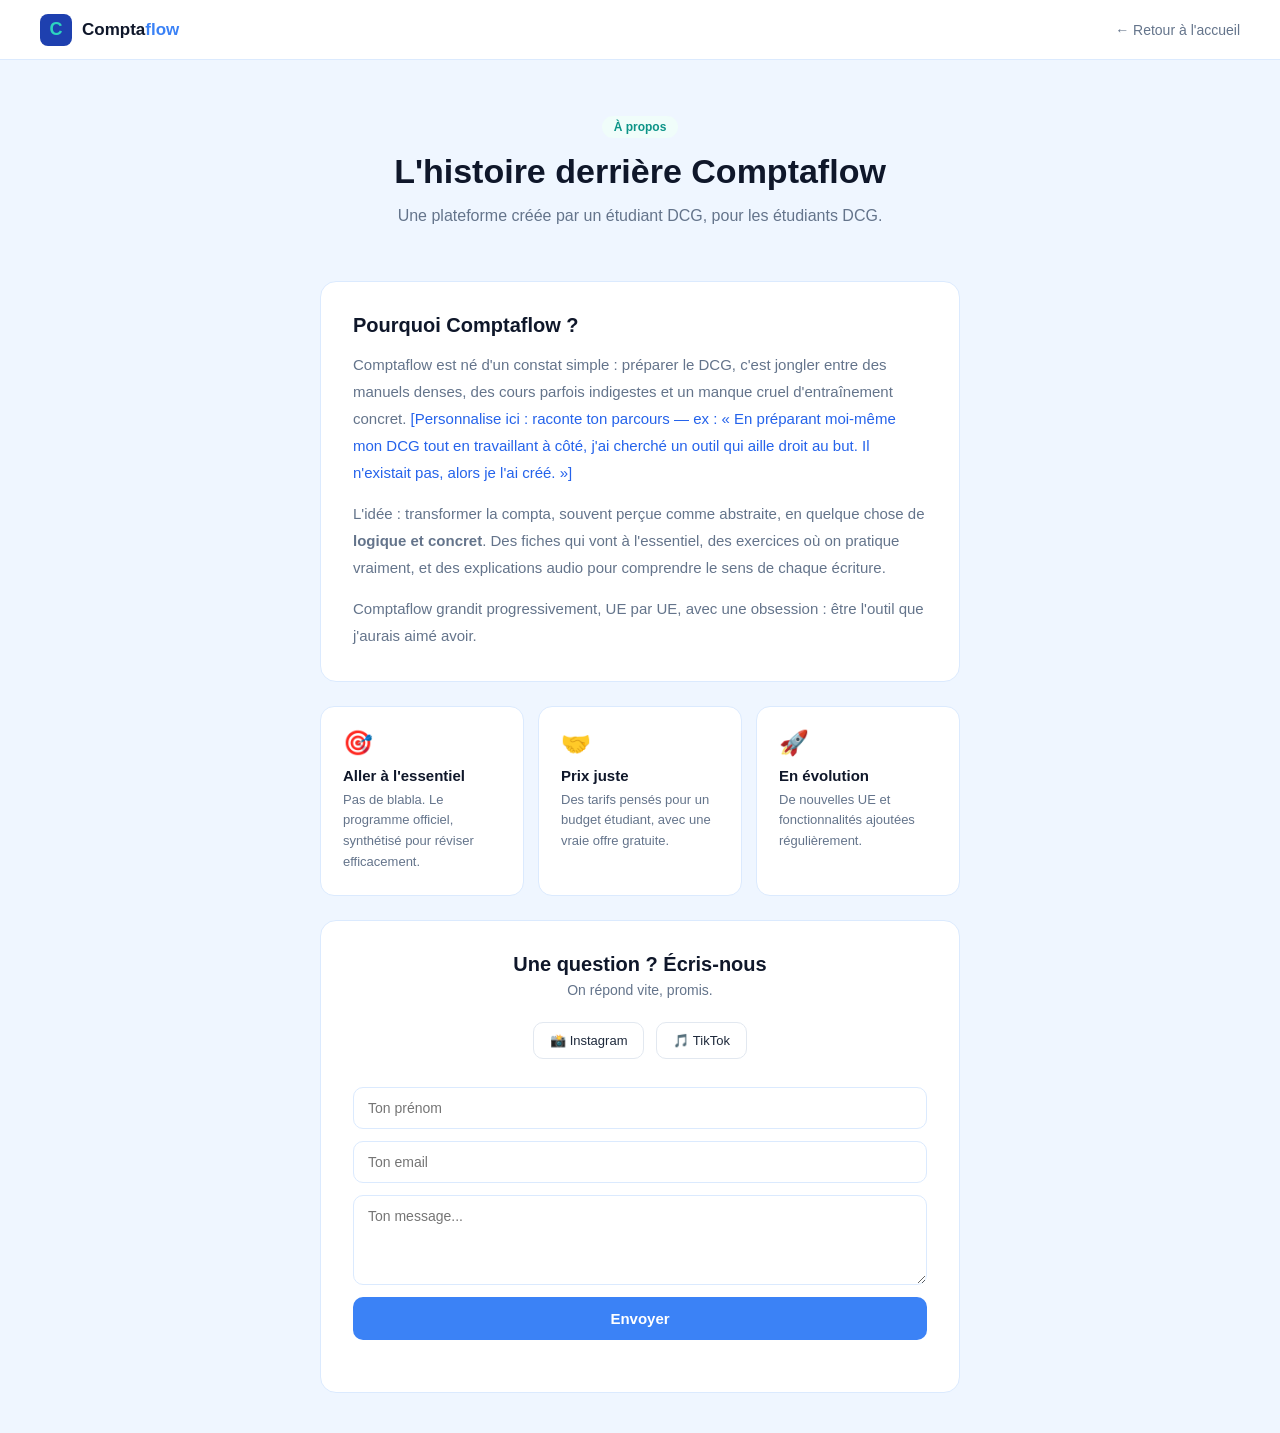
<file: a-propos.html>
<!DOCTYPE html>
<html lang="fr">
<head>
<meta charset="UTF-8">
<meta name="viewport" content="width=device-width, initial-scale=1.0">
<title>À propos & Contact — Comptaflow</title>
<link rel="icon" href="data:image/svg+xml,<svg xmlns='http://www.w3.org/2000/svg' viewBox='0 0 100 100'><rect width='100' height='100' rx='20' fill='%231E40AF'/><text x='50' y='72' font-size='70' font-weight='bold' text-anchor='middle' fill='%232DD4BF' font-family='Arial'>C</text></svg>">
<style>
:root{--blue-50:#EFF6FF;--blue-100:#DBEAFE;--blue-400:#60A5FA;--blue-500:#3B82F6;--blue-600:#2563EB;--blue-700:#1D4ED8;--blue-800:#1E40AF;--teal-50:#F0FDFA;--teal-200:#99F6E4;--teal-400:#2DD4BF;--teal-600:#0D9488;--teal-700:#0F766E;--slate-100:#F1F5F9;--slate-200:#E2E8F0;--slate-400:#94A3B8;--slate-500:#64748B;--slate-800:#1E293B;--slate-900:#0F172A}
*{box-sizing:border-box;margin:0;padding:0}
body{font-family:-apple-system,BlinkMacSystemFont,'Segoe UI',Roboto,sans-serif;background:var(--blue-50);color:var(--slate-800)}
nav{position:sticky;top:0;z-index:100;display:flex;align-items:center;justify-content:space-between;padding:0 40px;height:60px;background:#fff;border-bottom:1px solid var(--blue-100)}
.logo{display:flex;align-items:center;gap:10px;text-decoration:none}
.logo-mark{width:32px;height:32px;border-radius:8px;background:var(--blue-800);display:flex;align-items:center;justify-content:center;color:var(--teal-400);font-size:18px;font-weight:700}
.logo-name{font-size:17px;font-weight:600;color:var(--slate-900)}
.logo-name span{color:var(--blue-500)}
.back-link{font-size:14px;color:var(--slate-500);text-decoration:none}
.back-link:hover{color:var(--slate-900)}
.hero{text-align:center;padding:56px 40px 32px}
.tag{display:inline-block;background:var(--teal-50);color:var(--teal-600);font-size:12px;font-weight:600;padding:4px 12px;border-radius:20px;margin-bottom:14px}
.hero h1{font-size:34px;font-weight:700;color:var(--slate-900);margin-bottom:12px}
.hero p{font-size:16px;color:var(--slate-500);max-width:540px;margin:0 auto;line-height:1.6}
.content{max-width:720px;margin:0 auto;padding:20px 40px 40px}
.story{background:#fff;border:1px solid var(--blue-100);border-radius:16px;padding:32px;margin-bottom:24px}
.story h2{font-size:20px;font-weight:700;color:var(--slate-900);margin-bottom:14px}
.story p{font-size:15px;color:var(--slate-500);line-height:1.8;margin-bottom:14px}
.story p:last-child{margin-bottom:0}
.values{display:grid;grid-template-columns:repeat(auto-fit,minmax(200px,1fr));gap:14px;margin-bottom:24px}
.value{background:#fff;border:1px solid var(--blue-100);border-radius:14px;padding:22px}
.value-icon{font-size:24px;margin-bottom:10px}
.value-title{font-size:15px;font-weight:600;color:var(--slate-900);margin-bottom:6px}
.value-desc{font-size:13px;color:var(--slate-500);line-height:1.6}
.contact{background:#fff;border:1px solid var(--blue-100);border-radius:16px;padding:32px}
.contact h2{font-size:20px;font-weight:700;color:var(--slate-900);margin-bottom:6px;text-align:center}
.contact-sub{font-size:14px;color:var(--slate-500);text-align:center;margin-bottom:24px}
.contact-methods{display:flex;justify-content:center;gap:12px;flex-wrap:wrap;margin-bottom:28px}
.method{display:flex;align-items:center;gap:8px;background:var(--slate-50);border:1px solid var(--slate-200);border-radius:10px;padding:10px 16px;font-size:13px;color:var(--slate-800);text-decoration:none}
.method:hover{border-color:var(--blue-400)}
form{display:flex;flex-direction:column;gap:12px}
input,textarea{padding:12px 14px;border:1px solid var(--blue-100);border-radius:10px;font-size:14px;outline:none;font-family:inherit}
input:focus,textarea:focus{border-color:var(--blue-400)}
textarea{resize:vertical}
.btn-send{background:var(--blue-500);color:#fff;border:none;padding:13px;border-radius:10px;font-size:15px;font-weight:600;cursor:pointer}
.btn-send:hover{background:var(--blue-700)}
@media(max-width:768px){nav{padding:0 20px}.hero{padding:40px 20px 24px}.hero h1{font-size:27px}.content{padding:16px 20px 40px}.story,.contact{padding:24px}}
</style>
</head>
<body>
<nav>
  <a class="logo" href="/"><div class="logo-mark">C</div><span class="logo-name">Compta<span>flow</span></span></a>
  <a class="back-link" href="/">← Retour à l'accueil</a>
</nav>

<div class="hero">
  <div class="tag">À propos</div>
  <h1>L'histoire derrière Comptaflow</h1>
  <p>Une plateforme créée par un étudiant DCG, pour les étudiants DCG.</p>
</div>

<div class="content">
  <div class="story">
    <h2>Pourquoi Comptaflow ?</h2>
    <p>Comptaflow est né d'un constat simple : préparer le DCG, c'est jongler entre des manuels denses, des cours parfois indigestes et un manque cruel d'entraînement concret. <span style="color:#2563EB">[Personnalise ici : raconte ton parcours — ex : « En préparant moi-même mon DCG tout en travaillant à côté, j'ai cherché un outil qui aille droit au but. Il n'existait pas, alors je l'ai créé. »]</span></p>
    <p>L'idée : transformer la compta, souvent perçue comme abstraite, en quelque chose de <strong>logique et concret</strong>. Des fiches qui vont à l'essentiel, des exercices où on pratique vraiment, et des explications audio pour comprendre le sens de chaque écriture.</p>
    <p>Comptaflow grandit progressivement, UE par UE, avec une obsession : être l'outil que j'aurais aimé avoir.</p>
  </div>

  <div class="values">
    <div class="value"><div class="value-icon">🎯</div><div class="value-title">Aller à l'essentiel</div><div class="value-desc">Pas de blabla. Le programme officiel, synthétisé pour réviser efficacement.</div></div>
    <div class="value"><div class="value-icon">🤝</div><div class="value-title">Prix juste</div><div class="value-desc">Des tarifs pensés pour un budget étudiant, avec une vraie offre gratuite.</div></div>
    <div class="value"><div class="value-icon">🚀</div><div class="value-title">En évolution</div><div class="value-desc">De nouvelles UE et fonctionnalités ajoutées régulièrement.</div></div>
  </div>

  <div class="contact">
    <h2>Une question ? Écris-nous</h2>
    <div class="contact-sub">On répond vite, promis.</div>
    <div class="contact-methods">
      <a class="method" href="#">📸 Instagram</a>
      <a class="method" href="#">🎵 TikTok</a>
    </div>
    <form id="contact-form" onsubmit="envoyerContact(event)">
      <input type="text" name="name" placeholder="Ton prénom" required>
      <input type="email" name="email" placeholder="Ton email" required>
      <textarea name="message" placeholder="Ton message..." required rows="4"></textarea>
      <button type="submit" id="contact-btn" class="btn-send">Envoyer</button>
      <div id="contact-status" style="font-size:14px;text-align:center;margin-top:8px"></div>
    </form>
  </div>
</div>
<script>
function envoyerContact(e){
  e.preventDefault();
  var form=document.getElementById('contact-form');
  var btn=document.getElementById('contact-btn');
  var status=document.getElementById('contact-status');
  btn.textContent='Envoi en cours...';
  btn.disabled=true;
  var data={
    access_key:'8505ac31-d3dc-4979-968a-df781aecb7c5',
    subject:'Nouveau message depuis la page À propos',
    name:form.name.value,
    email:form.email.value,
    message:form.message.value
  };
  fetch('https://api.web3forms.com/submit',{
    method:'POST',
    headers:{'Content-Type':'application/json'},
    body:JSON.stringify(data)
  }).then(function(r){return r.json();}).then(function(d){
    if(d.success){
      window.location.href='/merci.html';
    }else{
      status.textContent='Une erreur est survenue, réessaie.';
      status.style.color='#DC2626';
      btn.textContent='Envoyer';
      btn.disabled=false;
    }
  }).catch(function(){
    status.textContent='Erreur de connexion, réessaie.';
    status.style.color='#DC2626';
    btn.textContent='Envoyer';
    btn.disabled=false;
  });
}
</script>
</body>
</html>
</file>
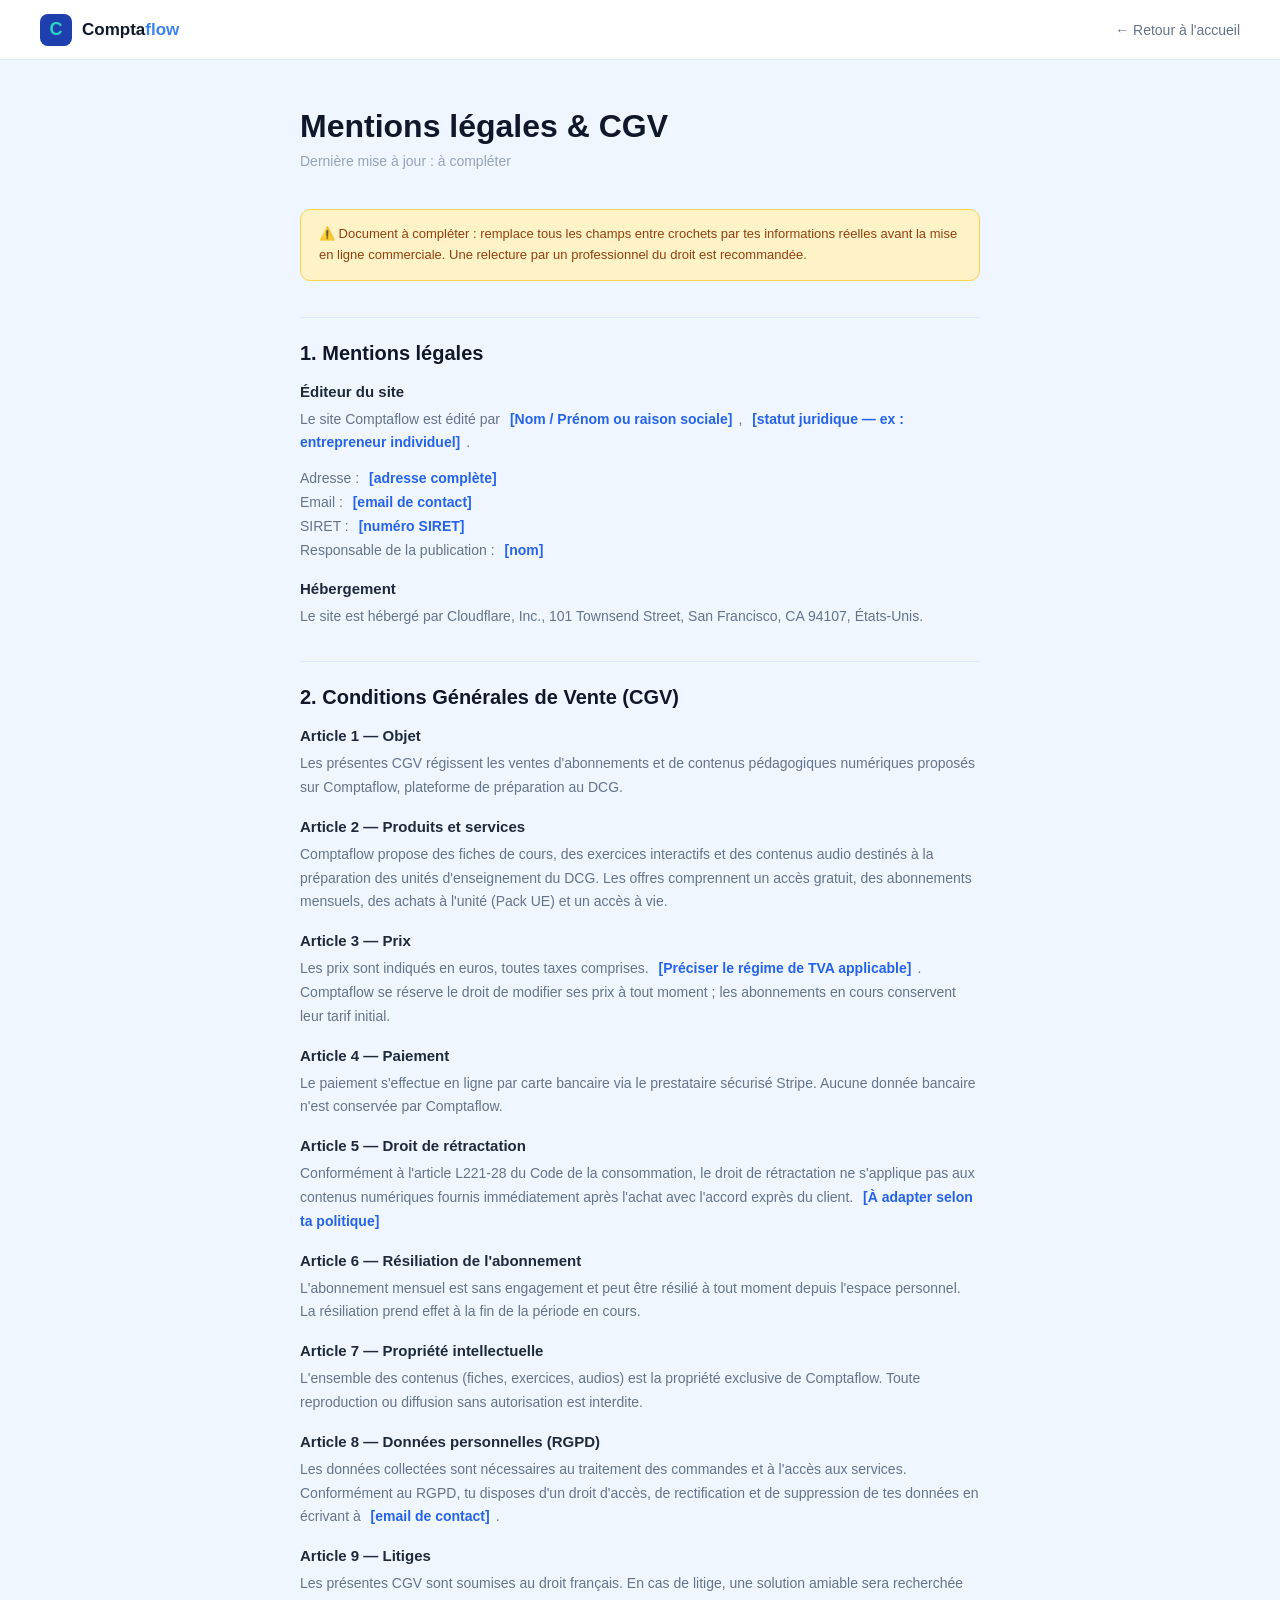
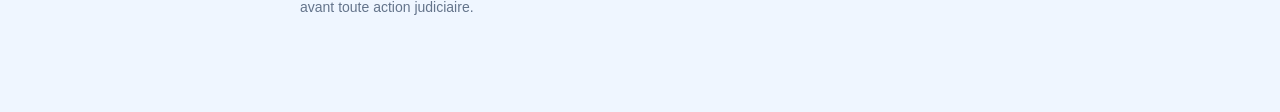
<file: legal.html>
<!DOCTYPE html>
<html lang="fr">
<head>
<meta charset="UTF-8">
<meta name="viewport" content="width=device-width, initial-scale=1.0">
<title>Mentions légales & CGV — Comptaflow</title>
<link rel="icon" href="data:image/svg+xml,<svg xmlns='http://www.w3.org/2000/svg' viewBox='0 0 100 100'><rect width='100' height='100' rx='20' fill='%231E40AF'/><text x='50' y='72' font-size='70' font-weight='bold' text-anchor='middle' fill='%232DD4BF' font-family='Arial'>C</text></svg>">
<style>
:root{--blue-50:#EFF6FF;--blue-100:#DBEAFE;--blue-500:#3B82F6;--blue-600:#2563EB;--blue-800:#1E40AF;--teal-400:#2DD4BF;--teal-600:#0D9488;--slate-400:#94A3B8;--slate-500:#64748B;--slate-800:#1E293B;--slate-900:#0F172A}
*{box-sizing:border-box;margin:0;padding:0}
body{font-family:-apple-system,BlinkMacSystemFont,'Segoe UI',Roboto,sans-serif;background:var(--blue-50);color:var(--slate-800)}
nav{position:sticky;top:0;z-index:100;display:flex;align-items:center;justify-content:space-between;padding:0 40px;height:60px;background:#fff;border-bottom:1px solid var(--blue-100)}
.logo{display:flex;align-items:center;gap:10px;text-decoration:none}
.logo-mark{width:32px;height:32px;border-radius:8px;background:var(--blue-800);display:flex;align-items:center;justify-content:center;color:var(--teal-400);font-size:18px;font-weight:700}
.logo-name{font-size:17px;font-weight:600;color:var(--slate-900)}
.logo-name span{color:var(--blue-500)}
.back-link{font-size:14px;color:var(--slate-500);text-decoration:none}
.back-link:hover{color:var(--slate-900)}
.content{max-width:760px;margin:0 auto;padding:48px 40px 80px}
h1{font-size:32px;font-weight:700;color:var(--slate-900);margin-bottom:8px}
.subtitle{font-size:14px;color:var(--slate-400);margin-bottom:40px}
.notice{background:#FEF3C7;border:1px solid #FCD34D;border-radius:10px;padding:14px 18px;font-size:13px;color:#92400E;line-height:1.6;margin-bottom:36px}
h2{font-size:20px;font-weight:700;color:var(--slate-900);margin:32px 0 12px;padding-top:24px;border-top:1px solid var(--blue-100)}
h3{font-size:15px;font-weight:600;color:var(--slate-800);margin:18px 0 8px}
p{font-size:14px;color:var(--slate-500);line-height:1.7;margin-bottom:12px}
.field{color:var(--blue-600);font-weight:600;background:#EFF6FF;padding:1px 6px;border-radius:4px}
ul{margin:0 0 12px 20px}
li{font-size:14px;color:var(--slate-500);line-height:1.7;margin-bottom:6px}
</style>
</head>
<body>
<nav>
  <a class="logo" href="/"><div class="logo-mark">C</div><span class="logo-name">Compta<span>flow</span></span></a>
  <a class="back-link" href="/">← Retour à l'accueil</a>
</nav>
<div class="content">
  <h1>Mentions légales & CGV</h1>
  <div class="subtitle">Dernière mise à jour : à compléter</div>

  <div class="notice">⚠️ Document à compléter : remplace tous les champs entre crochets par tes informations réelles avant la mise en ligne commerciale. Une relecture par un professionnel du droit est recommandée.</div>

  <h2>1. Mentions légales</h2>
  <h3>Éditeur du site</h3>
  <p>Le site Comptaflow est édité par <span class="field">[Nom / Prénom ou raison sociale]</span>, <span class="field">[statut juridique — ex : entrepreneur individuel]</span>.</p>
  <p>Adresse : <span class="field">[adresse complète]</span><br>
  Email : <span class="field">[email de contact]</span><br>
  SIRET : <span class="field">[numéro SIRET]</span><br>
  Responsable de la publication : <span class="field">[nom]</span></p>

  <h3>Hébergement</h3>
  <p>Le site est hébergé par Cloudflare, Inc., 101 Townsend Street, San Francisco, CA 94107, États-Unis.</p>

  <h2>2. Conditions Générales de Vente (CGV)</h2>

  <h3>Article 1 — Objet</h3>
  <p>Les présentes CGV régissent les ventes d'abonnements et de contenus pédagogiques numériques proposés sur Comptaflow, plateforme de préparation au DCG.</p>

  <h3>Article 2 — Produits et services</h3>
  <p>Comptaflow propose des fiches de cours, des exercices interactifs et des contenus audio destinés à la préparation des unités d'enseignement du DCG. Les offres comprennent un accès gratuit, des abonnements mensuels, des achats à l'unité (Pack UE) et un accès à vie.</p>

  <h3>Article 3 — Prix</h3>
  <p>Les prix sont indiqués en euros, toutes taxes comprises. <span class="field">[Préciser le régime de TVA applicable]</span>. Comptaflow se réserve le droit de modifier ses prix à tout moment ; les abonnements en cours conservent leur tarif initial.</p>

  <h3>Article 4 — Paiement</h3>
  <p>Le paiement s'effectue en ligne par carte bancaire via le prestataire sécurisé Stripe. Aucune donnée bancaire n'est conservée par Comptaflow.</p>

  <h3>Article 5 — Droit de rétractation</h3>
  <p>Conformément à l'article L221-28 du Code de la consommation, le droit de rétractation ne s'applique pas aux contenus numériques fournis immédiatement après l'achat avec l'accord exprès du client. <span class="field">[À adapter selon ta politique]</span></p>

  <h3>Article 6 — Résiliation de l'abonnement</h3>
  <p>L'abonnement mensuel est sans engagement et peut être résilié à tout moment depuis l'espace personnel. La résiliation prend effet à la fin de la période en cours.</p>

  <h3>Article 7 — Propriété intellectuelle</h3>
  <p>L'ensemble des contenus (fiches, exercices, audios) est la propriété exclusive de Comptaflow. Toute reproduction ou diffusion sans autorisation est interdite.</p>

  <h3>Article 8 — Données personnelles (RGPD)</h3>
  <p>Les données collectées sont nécessaires au traitement des commandes et à l'accès aux services. Conformément au RGPD, tu disposes d'un droit d'accès, de rectification et de suppression de tes données en écrivant à <span class="field">[email de contact]</span>.</p>

  <h3>Article 9 — Litiges</h3>
  <p>Les présentes CGV sont soumises au droit français. En cas de litige, une solution amiable sera recherchée avant toute action judiciaire.</p>
</div>
</body>
</html>
</file>
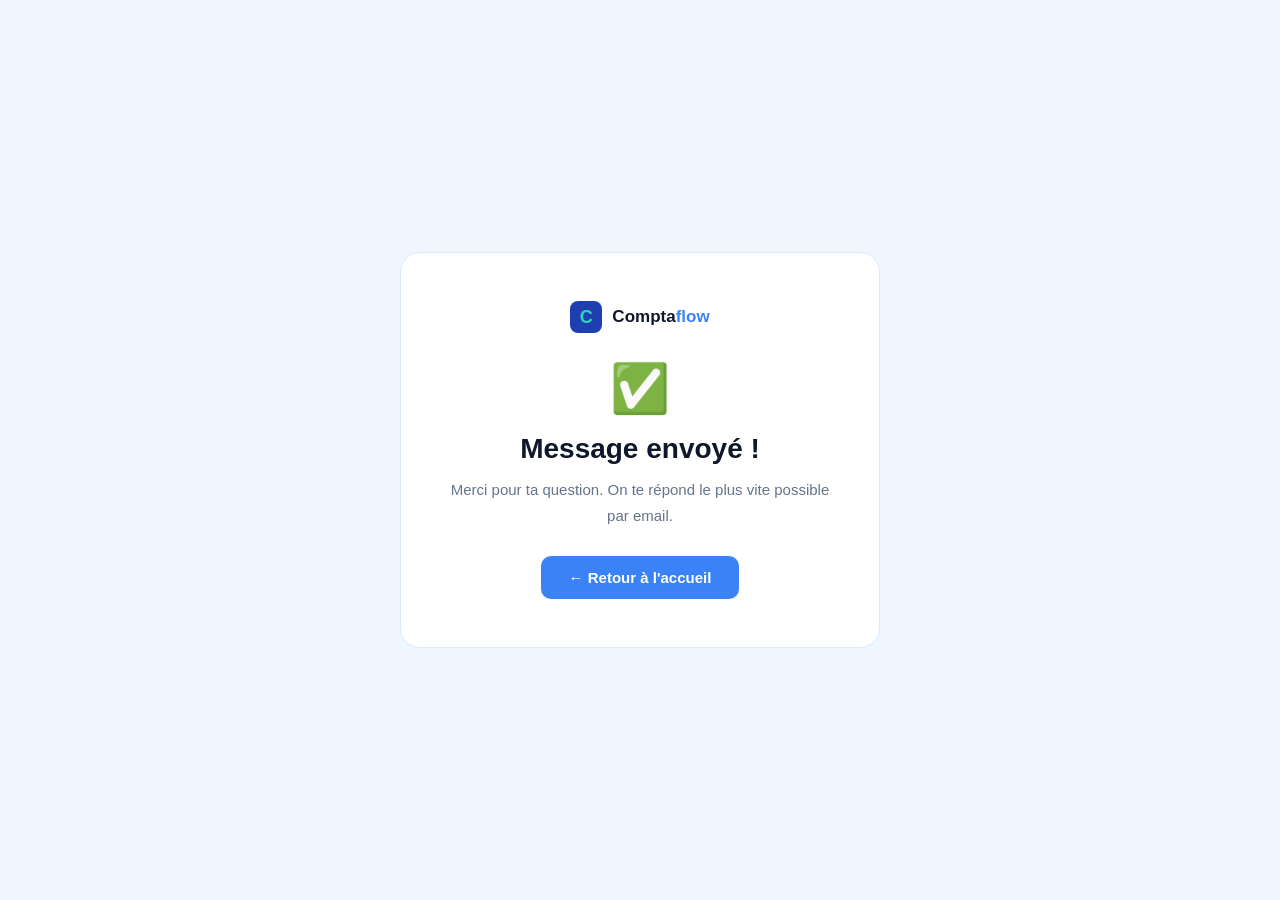
<file: merci.html>
<!DOCTYPE html>
<html lang="fr">
<head>
<meta charset="UTF-8">
<meta name="viewport" content="width=device-width, initial-scale=1.0">
<title>Merci — Comptaflow</title>
<link rel="icon" href="data:image/svg+xml,<svg xmlns='http://www.w3.org/2000/svg' viewBox='0 0 100 100'><rect width='100' height='100' rx='20' fill='%231E40AF'/><text x='50' y='72' font-size='70' font-weight='bold' text-anchor='middle' fill='%232DD4BF' font-family='Arial'>C</text></svg>">
<style>
:root{--blue-50:#EFF6FF;--blue-100:#DBEAFE;--blue-500:#3B82F6;--blue-700:#1D4ED8;--blue-800:#1E40AF;--teal-400:#2DD4BF;--slate-500:#64748B;--slate-900:#0F172A}
*{box-sizing:border-box;margin:0;padding:0}
body{font-family:-apple-system,BlinkMacSystemFont,'Segoe UI',Roboto,sans-serif;background:var(--blue-50);color:var(--slate-900);min-height:100vh;display:flex;flex-direction:column;align-items:center;justify-content:center;text-align:center;padding:40px}
.card{background:#fff;border:1px solid var(--blue-100);border-radius:20px;padding:48px 40px;max-width:480px}
.icon{font-size:48px;margin-bottom:16px}
h1{font-size:28px;font-weight:700;margin-bottom:12px}
p{font-size:15px;color:var(--slate-500);line-height:1.7;margin-bottom:28px}
.btn{display:inline-block;background:var(--blue-500);color:#fff;text-decoration:none;padding:13px 28px;border-radius:10px;font-size:15px;font-weight:600}
.btn:hover{background:var(--blue-700)}
.logo{display:flex;align-items:center;gap:10px;justify-content:center;margin-bottom:28px}
.logo-mark{width:32px;height:32px;border-radius:8px;background:var(--blue-800);display:flex;align-items:center;justify-content:center;color:var(--teal-400);font-size:18px;font-weight:700}
.logo-name{font-size:17px;font-weight:600}
.logo-name span{color:var(--blue-500)}
</style>
</head>
<body>
<div class="card">
  <div class="logo"><div class="logo-mark">C</div><span class="logo-name">Compta<span>flow</span></span></div>
  <div class="icon">✅</div>
  <h1>Message envoyé !</h1>
  <p>Merci pour ta question. On te répond le plus vite possible par email.</p>
  <a class="btn" href="/">← Retour à l'accueil</a>
</div>
</body>
</html>
</file>
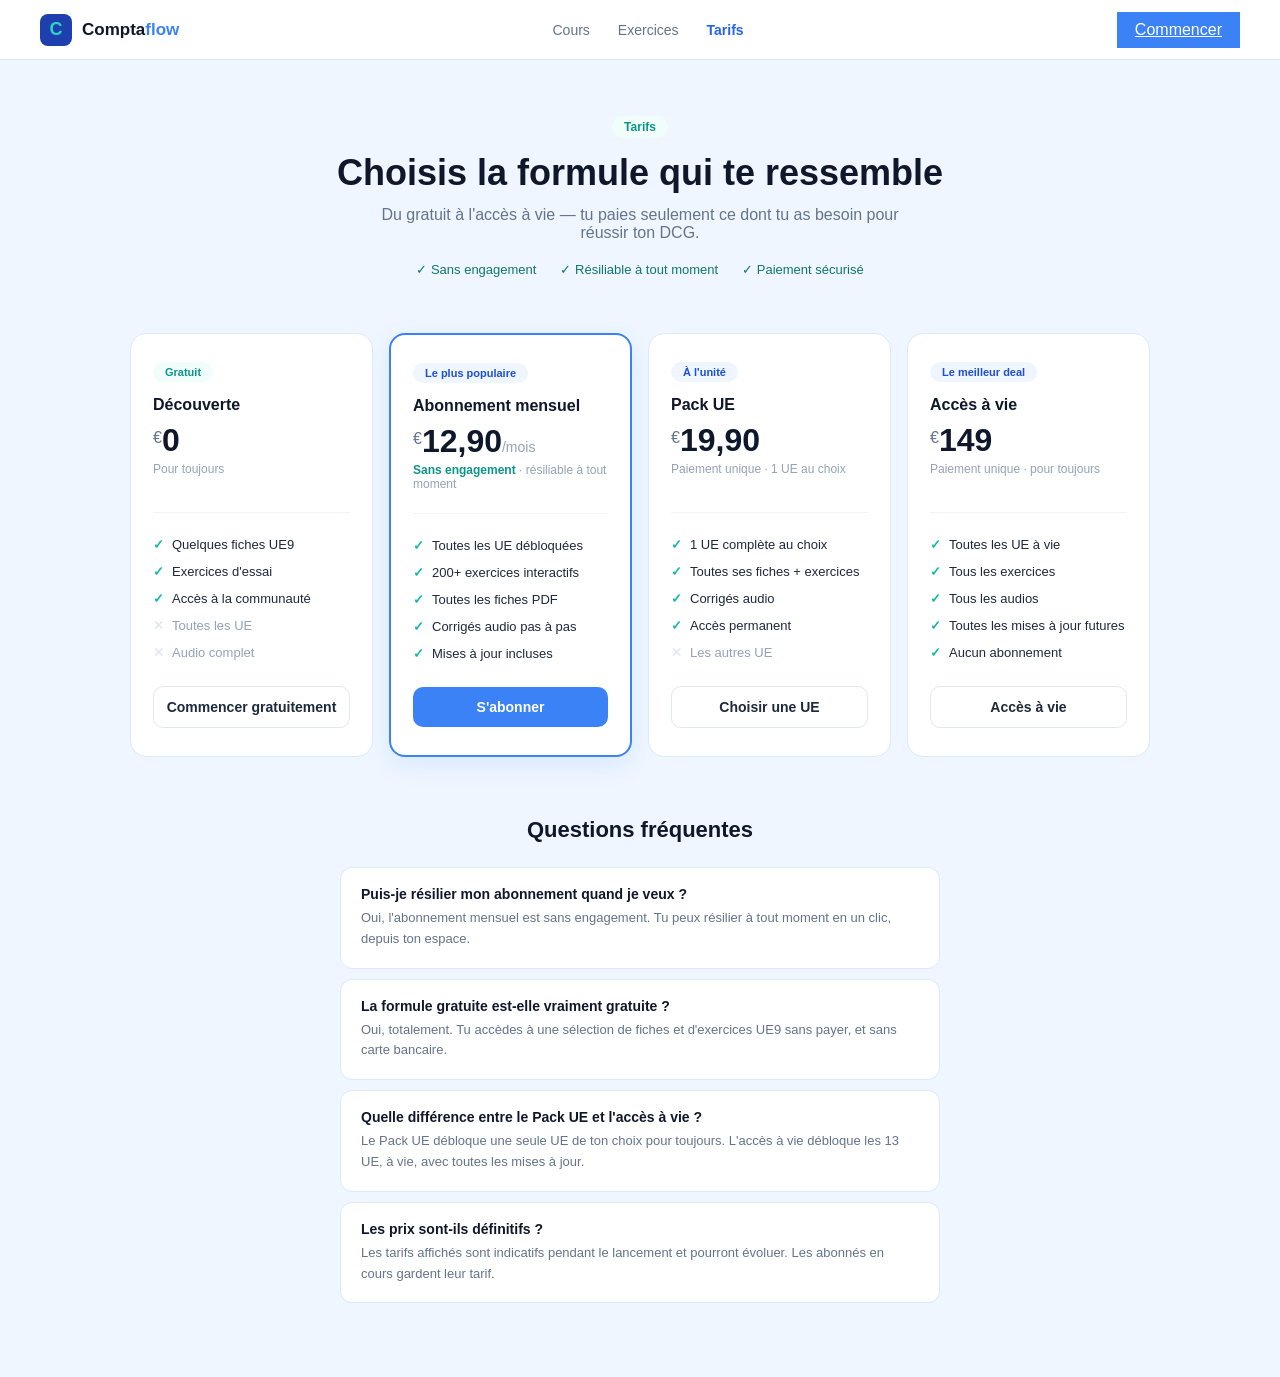
<file: tarifs.html>
<!DOCTYPE html>
<html lang="fr">
<head>
<meta charset="UTF-8">
<meta name="viewport" content="width=device-width, initial-scale=1.0">
<title>Tarifs — Comptaflow</title>
<link rel="icon" href="data:image/svg+xml,<svg xmlns='http://www.w3.org/2000/svg' viewBox='0 0 100 100'><rect width='100' height='100' rx='20' fill='%231E40AF'/><text x='50' y='72' font-size='70' font-weight='bold' text-anchor='middle' fill='%232DD4BF' font-family='Arial'>C</text></svg>">
<style>
:root{--blue-50:#EFF6FF;--blue-100:#DBEAFE;--blue-400:#60A5FA;--blue-500:#3B82F6;--blue-600:#2563EB;--blue-700:#1D4ED8;--blue-800:#1E40AF;--teal-50:#F0FDFA;--teal-200:#99F6E4;--teal-400:#2DD4BF;--teal-500:#14B8A6;--teal-600:#0D9488;--teal-700:#0F766E;--slate-100:#F1F5F9;--slate-200:#E2E8F0;--slate-400:#94A3B8;--slate-500:#64748B;--slate-800:#1E293B;--slate-900:#0F172A}
*{box-sizing:border-box;margin:0;padding:0}
body{font-family:-apple-system,BlinkMacSystemFont,'Segoe UI',Roboto,sans-serif;background:var(--blue-50);color:var(--slate-800)}
nav{position:sticky;top:0;z-index:100;display:flex;align-items:center;justify-content:space-between;padding:0 40px;height:60px;background:#fff;border-bottom:1px solid var(--blue-100)}
.logo{display:flex;align-items:center;gap:10px;text-decoration:none}
.logo-mark{width:32px;height:32px;border-radius:8px;background:var(--blue-800);display:flex;align-items:center;justify-content:center;color:var(--teal-400);font-size:18px;font-weight:700}
.logo-name{font-size:17px;font-weight:600;color:var(--slate-900)}
.logo-name span{color:var(--blue-500)}
.nav-links{display:flex;gap:28px}
.nav-links a{font-size:14px;color:var(--slate-500);text-decoration:none}
.nav-links a:hover{color:var(--slate-900)}
.nav-links a.active{color:var(--blue-600);font-weight:600}
.header{text-align:center;padding:56px 40px 16px}
.header .tag{display:inline-block;background:var(--teal-50);color:var(--teal-600);font-size:12px;font-weight:600;padding:4px 12px;border-radius:20px;margin-bottom:14px}
.header h1{font-size:36px;font-weight:700;color:var(--slate-900);margin-bottom:12px}
.header p{font-size:16px;color:var(--slate-500);max-width:520px;margin:0 auto}
.reassurance{display:flex;justify-content:center;gap:24px;flex-wrap:wrap;margin-top:20px}
.reassurance span{font-size:13px;color:var(--teal-700);display:flex;align-items:center;gap:6px}
.grid{max-width:1100px;margin:0 auto;padding:40px;display:grid;grid-template-columns:repeat(4,1fr);gap:16px;align-items:start}
.card{background:#fff;border:1px solid var(--blue-100);border-radius:16px;padding:28px 22px;display:flex;flex-direction:column;height:100%}
.card.highlight{border:2px solid var(--blue-500);box-shadow:0 8px 24px rgba(59,130,246,.12)}
.card-badge{background:var(--blue-50);color:var(--blue-700);font-size:11px;font-weight:600;padding:4px 12px;border-radius:20px;display:inline-block;margin-bottom:14px;align-self:flex-start}
.card-badge.free{background:var(--teal-50);color:var(--teal-600)}
.card-name{font-size:16px;font-weight:600;color:var(--slate-900);margin-bottom:10px}
.card-price{font-size:32px;font-weight:700;color:var(--slate-900);line-height:1}
.card-price sup{font-size:16px;vertical-align:top;margin-top:6px;display:inline-block;color:var(--slate-500);font-weight:400}
.card-price .per{font-size:14px;color:var(--slate-400);font-weight:400}
.card-sub{font-size:12px;color:var(--slate-400);margin-top:6px;min-height:32px}
.card-sub strong{color:var(--teal-600);font-weight:600}
.divider{height:1px;background:var(--slate-100);margin:18px 0}
.features{list-style:none;flex:1;margin-bottom:20px}
.features li{font-size:13px;color:var(--slate-800);padding:6px 0;display:flex;gap:8px;align-items:flex-start}
.features li::before{content:"✓";color:var(--teal-500);font-weight:700;flex-shrink:0}
.features li.no{color:var(--slate-400)}
.features li.no::before{content:"✕";color:var(--slate-200)}
.btn{width:100%;padding:12px;border-radius:10px;font-size:14px;font-weight:600;cursor:pointer;text-align:center;text-decoration:none;display:block}
.btn-fill{background:var(--blue-500);color:#fff;border:none}
.btn-fill:hover{background:var(--blue-700)}
.btn-out{background:#fff;color:var(--slate-800);border:1px solid var(--slate-200)}
.btn-out:hover{background:var(--slate-50)}
.faq{max-width:680px;margin:0 auto;padding:20px 40px 64px}
.faq h2{font-size:22px;font-weight:700;color:var(--slate-900);text-align:center;margin-bottom:24px}
.faq-item{background:#fff;border:1px solid var(--blue-100);border-radius:12px;padding:18px 20px;margin-bottom:10px}
.faq-q{font-size:14px;font-weight:600;color:var(--slate-900);margin-bottom:6px}
.faq-a{font-size:13px;color:var(--slate-500);line-height:1.6}
@media(max-width:900px){.grid{grid-template-columns:repeat(2,1fr)}}
@media(max-width:768px){nav{padding:0 20px}.nav-links{display:none}.header{padding:40px 20px 8px}.header h1{font-size:28px}.grid{grid-template-columns:1fr;padding:24px 20px}.faq{padding:20px}}
</style>
</head>
<body>
<nav>
  <a class="logo" href="/"><div class="logo-mark">C</div><span class="logo-name">Compta<span>flow</span></span></a>
  <div class="nav-links">
    <a href="/cours/ue9.html">Cours</a>
    <a href="/exercices/ue9.html">Exercices</a>
    <a href="/tarifs.html" class="active">Tarifs</a>
  </div>
  <a href="#" class="btn-fill" style="width:auto;padding:9px 18px">Commencer</a>
</nav>

<div class="header">
  <div class="tag">Tarifs</div>
  <h1>Choisis la formule qui te ressemble</h1>
  <p>Du gratuit à l'accès à vie — tu paies seulement ce dont tu as besoin pour réussir ton DCG.</p>
  <div class="reassurance">
    <span>✓ Sans engagement</span>
    <span>✓ Résiliable à tout moment</span>
    <span>✓ Paiement sécurisé</span>
  </div>
</div>

<div class="grid">

  <div class="card">
    <span class="card-badge free">Gratuit</span>
    <div class="card-name">Découverte</div>
    <div class="card-price"><sup>€</sup>0</div>
    <div class="card-sub">Pour toujours</div>
    <div class="divider"></div>
    <ul class="features">
      <li>Quelques fiches UE9</li>
      <li>Exercices d'essai</li>
      <li>Accès à la communauté</li>
      <li class="no">Toutes les UE</li>
      <li class="no">Audio complet</li>
    </ul>
    <a href="#" class="btn btn-out">Commencer gratuitement</a>
  </div>

  <div class="card highlight">
    <span class="card-badge">Le plus populaire</span>
    <div class="card-name">Abonnement mensuel</div>
    <div class="card-price"><sup>€</sup>12,90<span class="per">/mois</span></div>
    <div class="card-sub"><strong>Sans engagement</strong> · résiliable à tout moment</div>
    <div class="divider"></div>
    <ul class="features">
      <li>Toutes les UE débloquées</li>
      <li>200+ exercices interactifs</li>
      <li>Toutes les fiches PDF</li>
      <li>Corrigés audio pas à pas</li>
      <li>Mises à jour incluses</li>
    </ul>
    <a href="#" class="btn btn-fill">S'abonner</a>
  </div>

  <div class="card">
    <span class="card-badge">À l'unité</span>
    <div class="card-name">Pack UE</div>
    <div class="card-price"><sup>€</sup>19,90</div>
    <div class="card-sub">Paiement unique · 1 UE au choix</div>
    <div class="divider"></div>
    <ul class="features">
      <li>1 UE complète au choix</li>
      <li>Toutes ses fiches + exercices</li>
      <li>Corrigés audio</li>
      <li>Accès permanent</li>
      <li class="no">Les autres UE</li>
    </ul>
    <a href="#" class="btn btn-out">Choisir une UE</a>
  </div>

  <div class="card">
    <span class="card-badge">Le meilleur deal</span>
    <div class="card-name">Accès à vie</div>
    <div class="card-price"><sup>€</sup>149</div>
    <div class="card-sub">Paiement unique · pour toujours</div>
    <div class="divider"></div>
    <ul class="features">
      <li>Toutes les UE à vie</li>
      <li>Tous les exercices</li>
      <li>Tous les audios</li>
      <li>Toutes les mises à jour futures</li>
      <li>Aucun abonnement</li>
    </ul>
    <a href="#" class="btn btn-out">Accès à vie</a>
  </div>

</div>

<div class="faq">
  <h2>Questions fréquentes</h2>
  <div class="faq-item">
    <div class="faq-q">Puis-je résilier mon abonnement quand je veux ?</div>
    <div class="faq-a">Oui, l'abonnement mensuel est sans engagement. Tu peux résilier à tout moment en un clic, depuis ton espace.</div>
  </div>
  <div class="faq-item">
    <div class="faq-q">La formule gratuite est-elle vraiment gratuite ?</div>
    <div class="faq-a">Oui, totalement. Tu accèdes à une sélection de fiches et d'exercices UE9 sans payer, et sans carte bancaire.</div>
  </div>
  <div class="faq-item">
    <div class="faq-q">Quelle différence entre le Pack UE et l'accès à vie ?</div>
    <div class="faq-a">Le Pack UE débloque une seule UE de ton choix pour toujours. L'accès à vie débloque les 13 UE, à vie, avec toutes les mises à jour.</div>
  </div>
  <div class="faq-item">
    <div class="faq-q">Les prix sont-ils définitifs ?</div>
    <div class="faq-a">Les tarifs affichés sont indicatifs pendant le lancement et pourront évoluer. Les abonnés en cours gardent leur tarif.</div>
  </div>
</div>

</body>
</html>
</file>
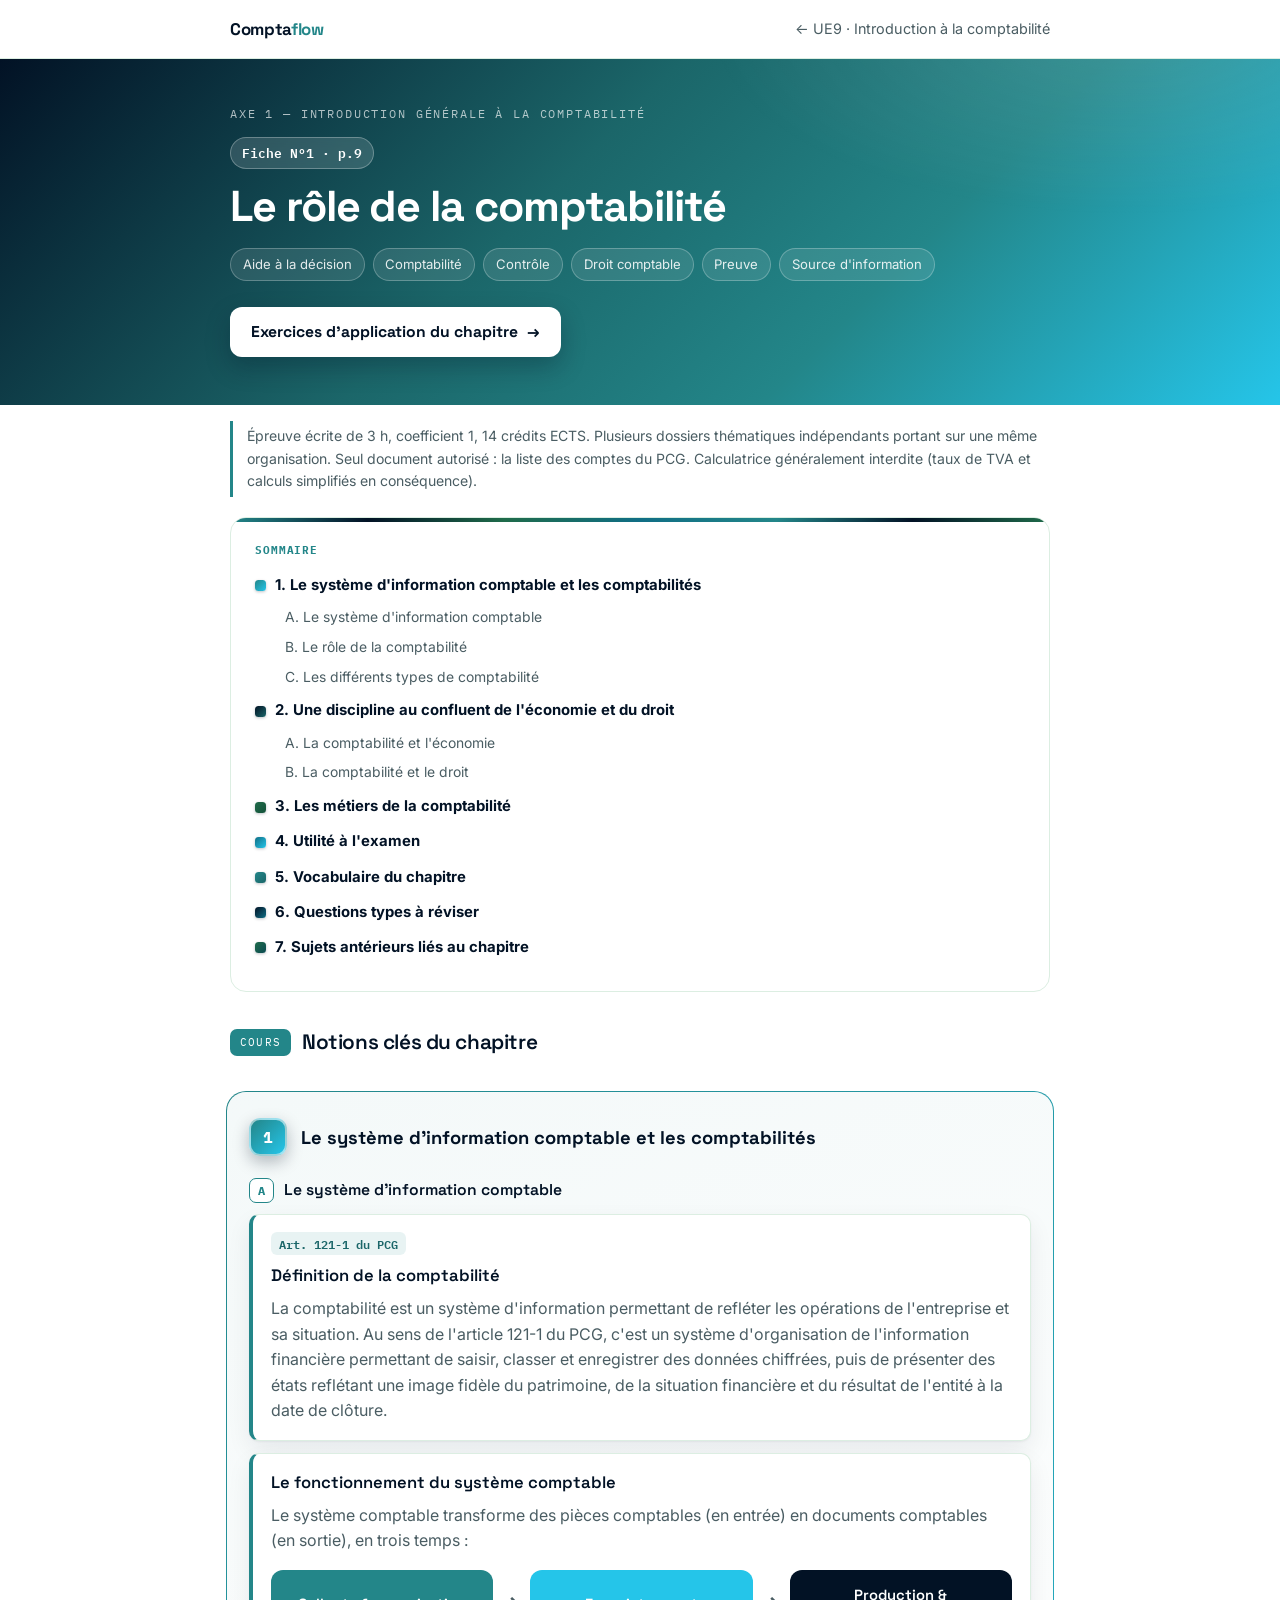
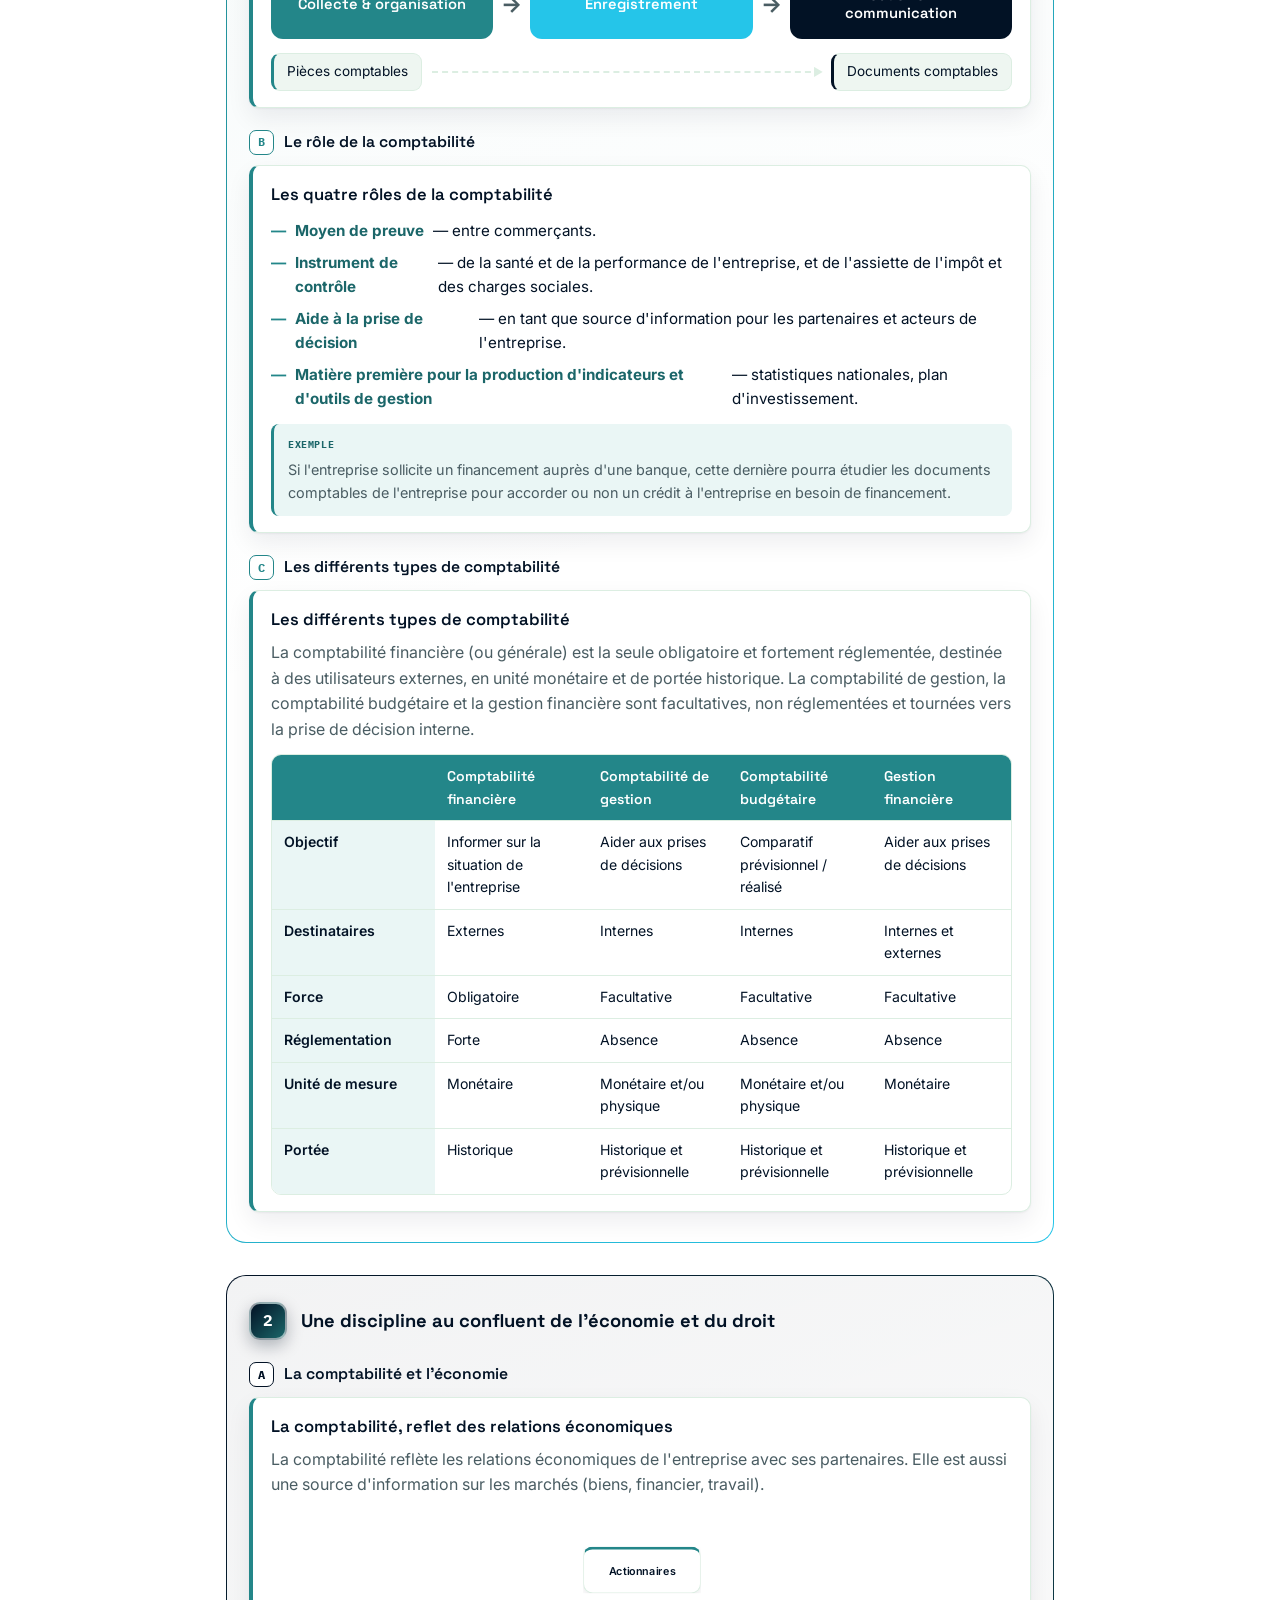
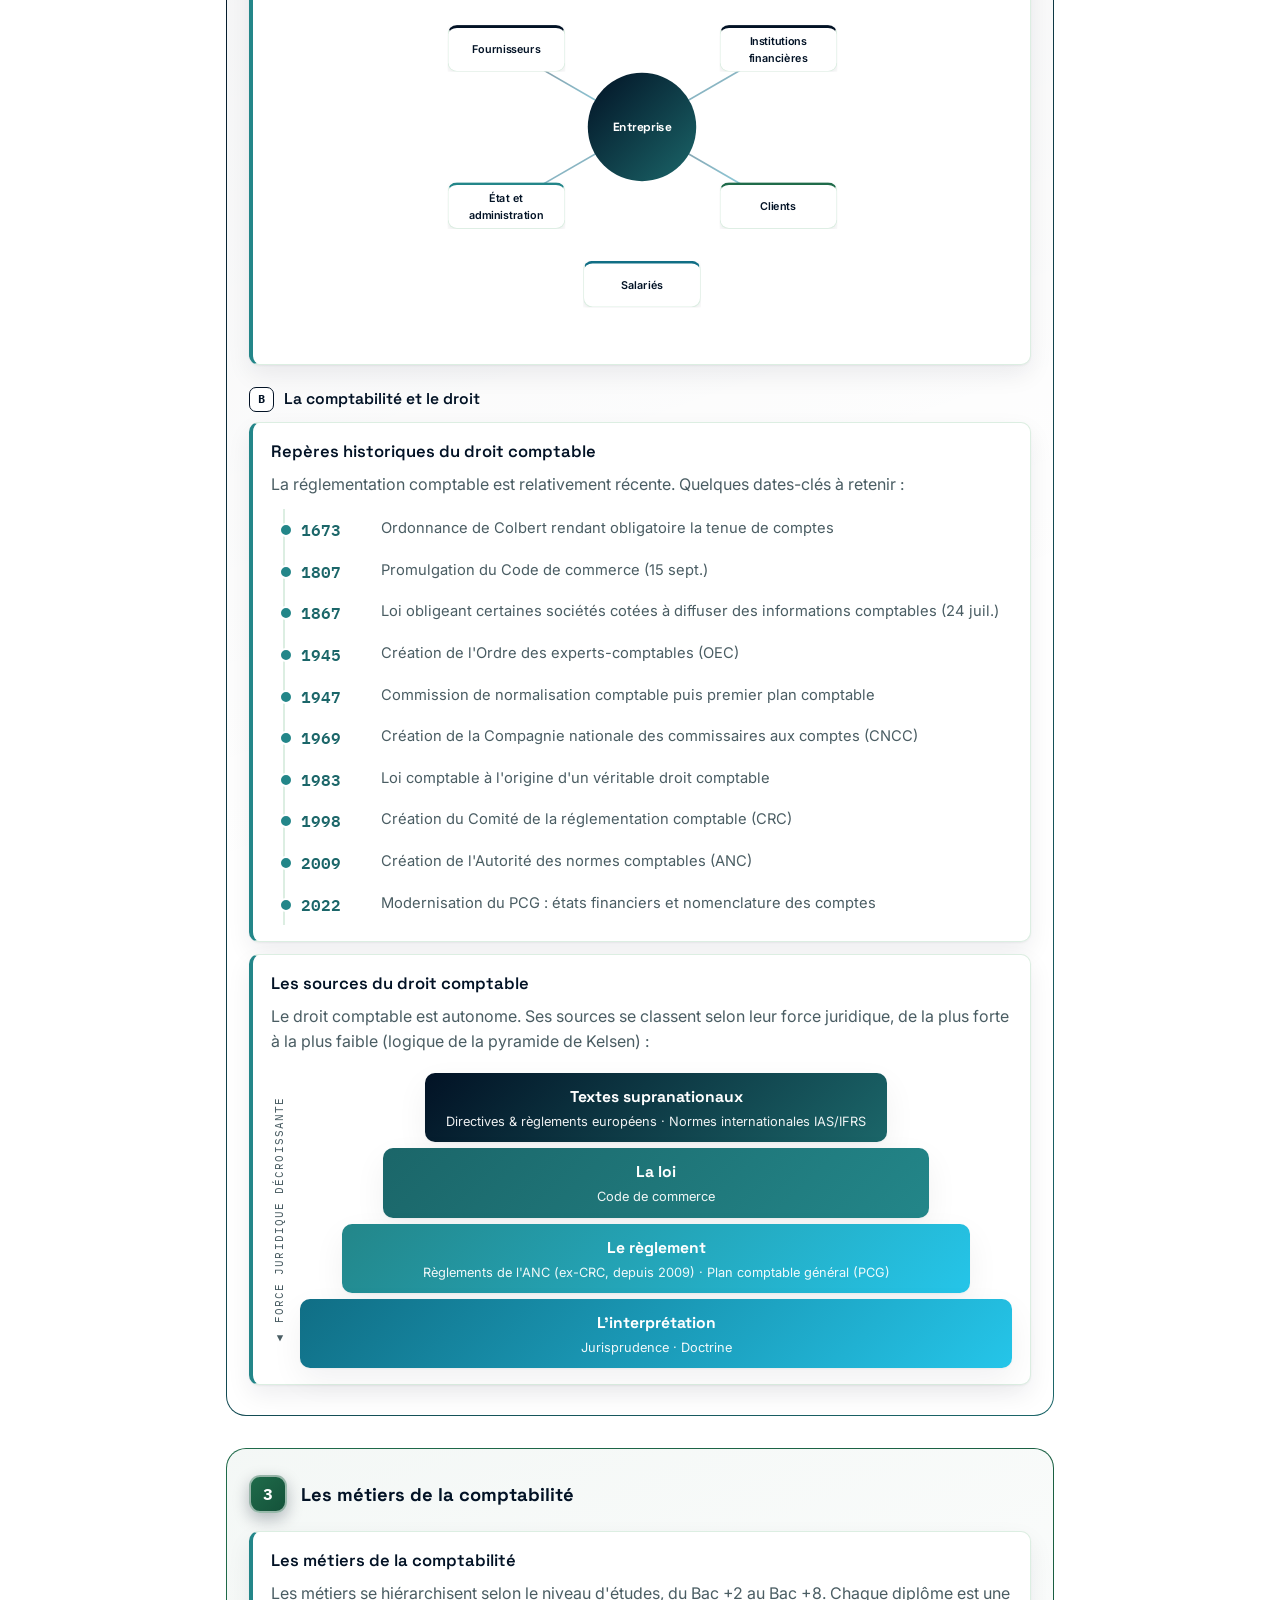
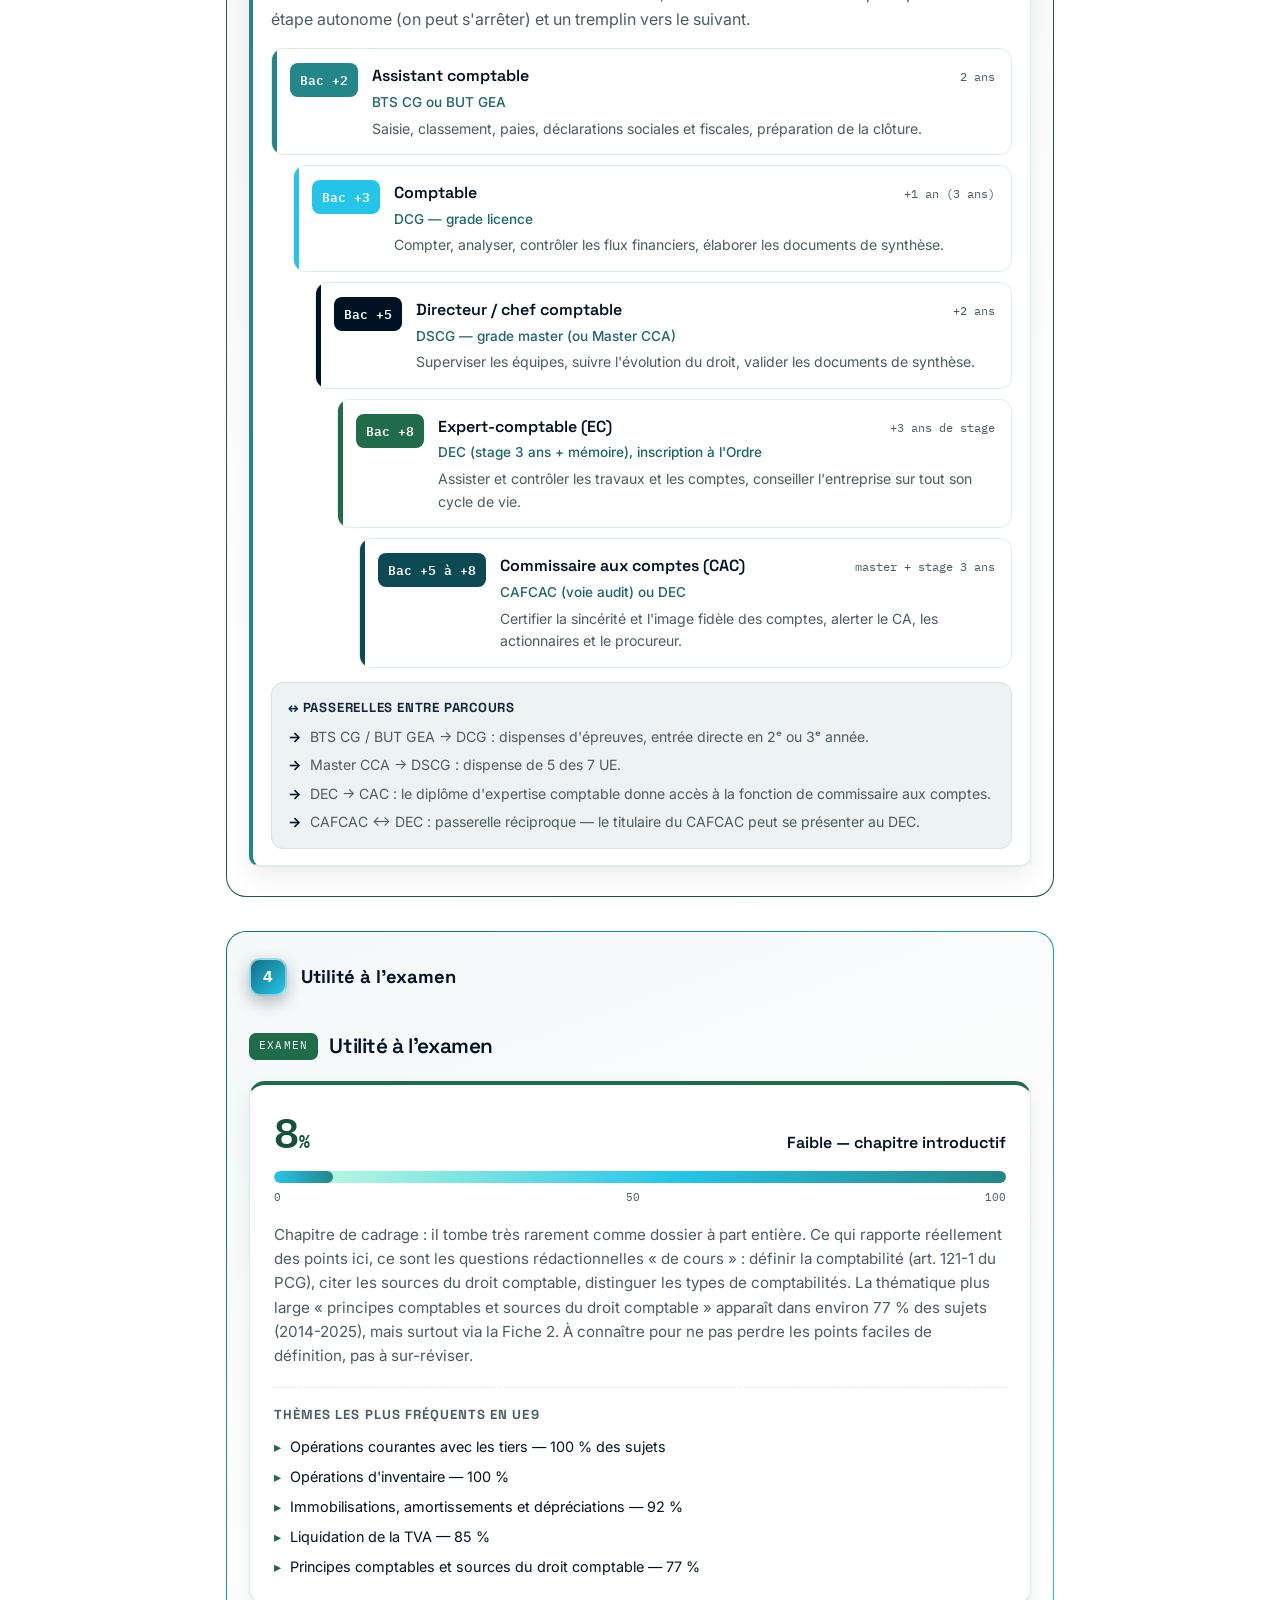
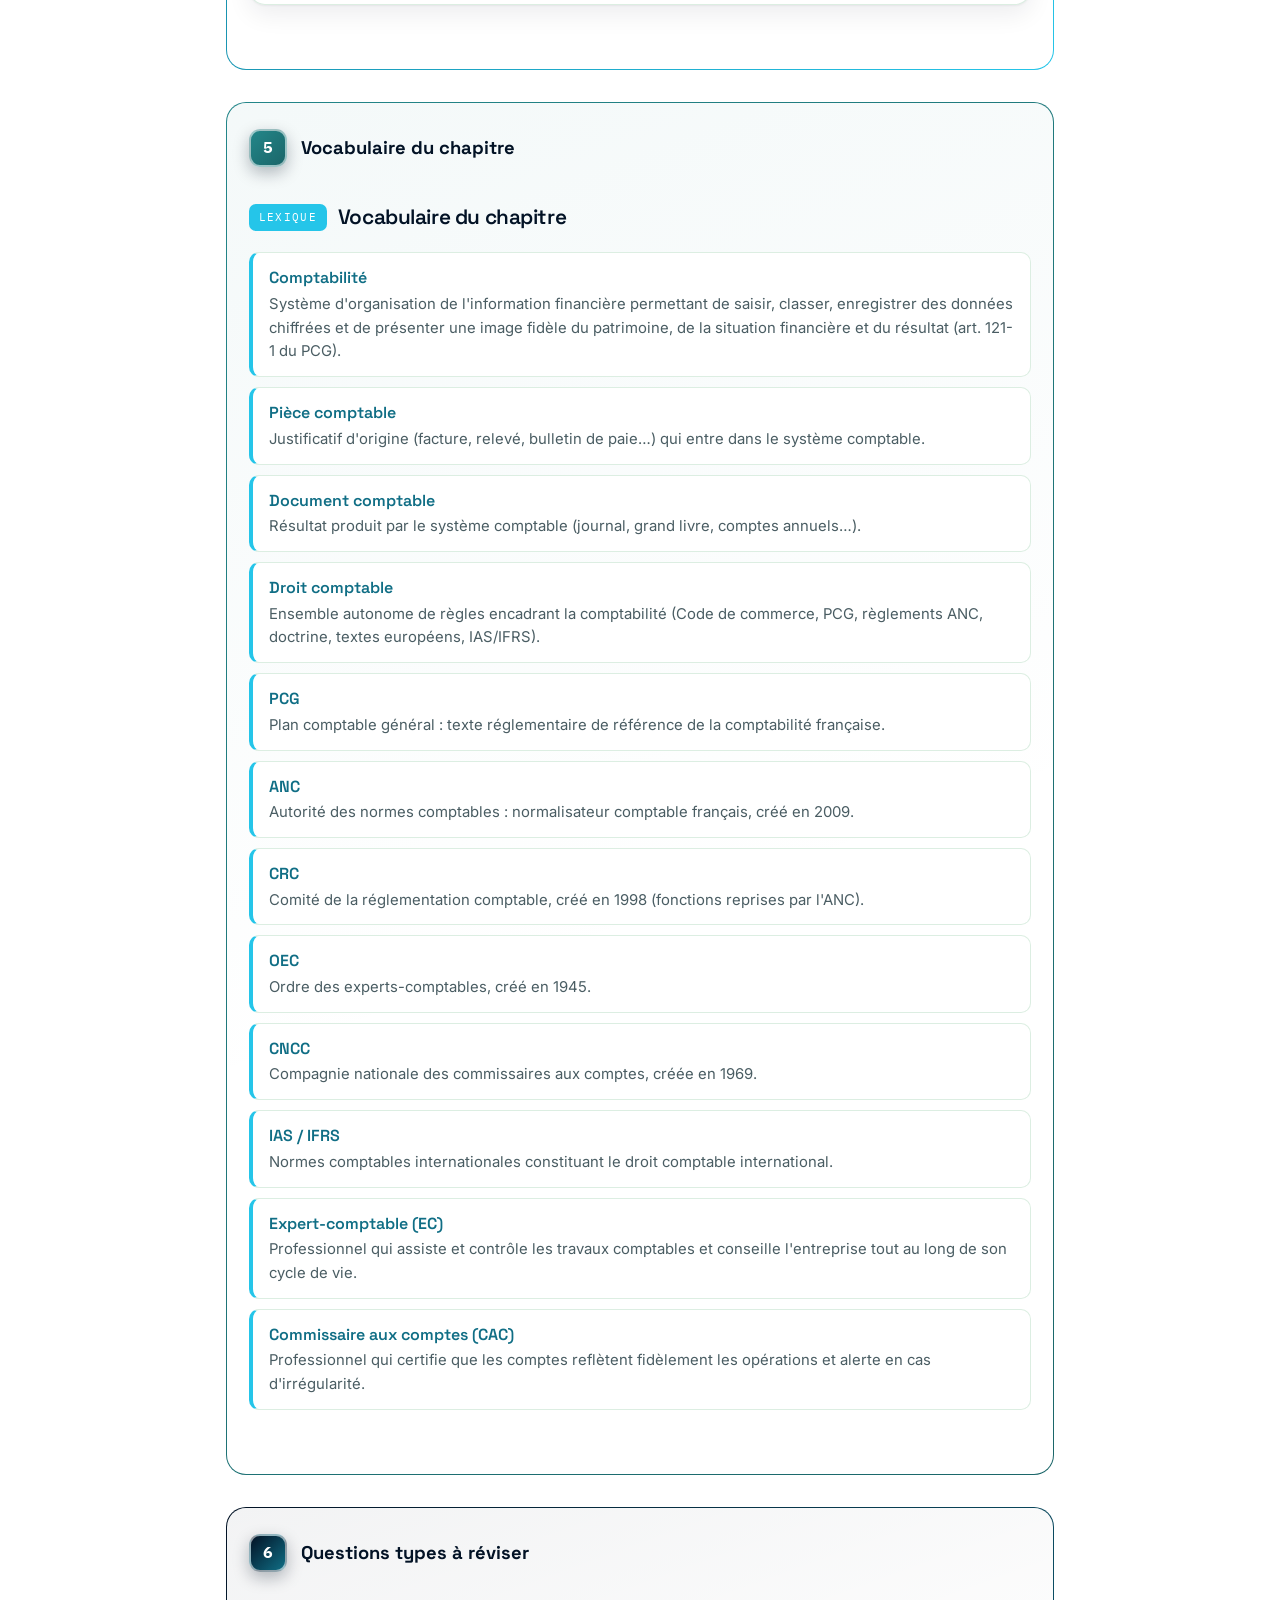
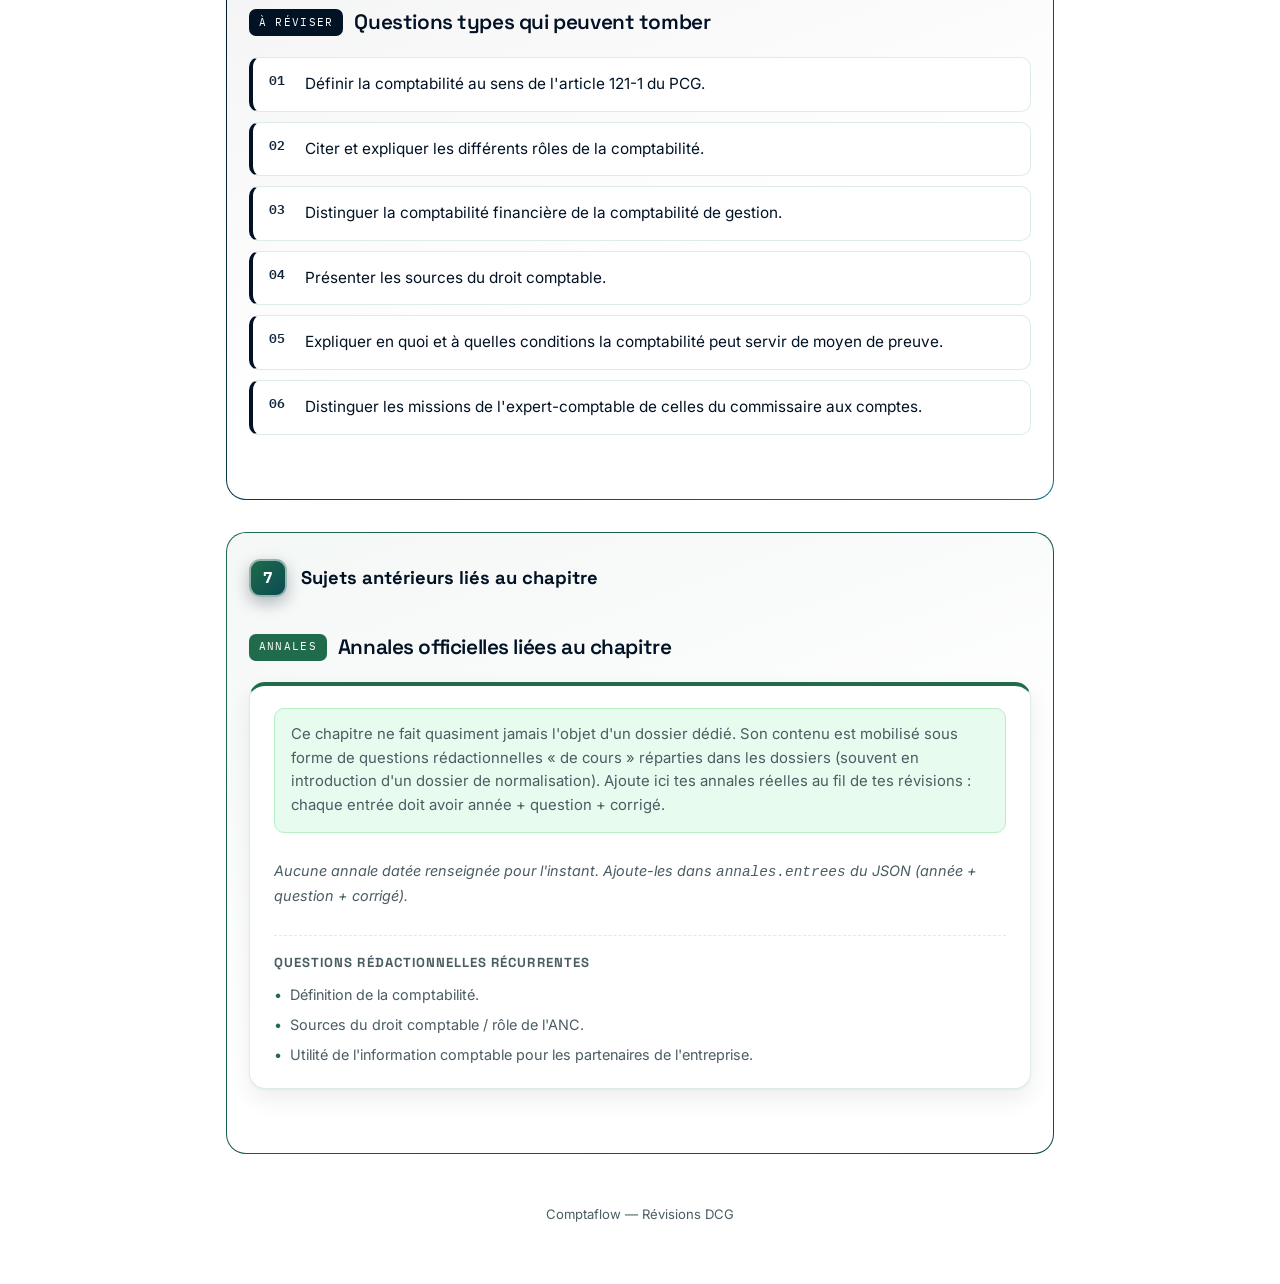
<file: cours/fiche.html>
<!DOCTYPE html>
<html lang="fr">
<head>
<meta charset="UTF-8">
<meta name="viewport" content="width=device-width, initial-scale=1.0">
<title>Fiche — Comptaflow</title>
<link rel="stylesheet" href="fiche-detail.css">
</head>
<body>

<header class="topbar">
<div class="wrap">
<a class="brand" href="../index.html">Compta<span>flow</span></a>
<a class="back" href="ue9.html">← UE9 · Introduction à la comptabilité</a>
</div>
</header>

<main class="wrap" id="app">
<div class="state"><div class="spin"></div>Chargement de la fiche…</div>
</main>

<footer class="foot wrap">Comptaflow — Révisions DCG</footer>

<script>
// ---------------------------------------------------------------------------
// Renderer générique de fiche.
// Pour ajouter une fiche : crée un nouveau fichier data/ue9/{numero}.json
// (un seul fichier autonome, aucune autre fichier à modifier).
// URL : fiche.html?id=9 ou fiche.html?id=ue9-ch9 (les deux marchent)
// Ce fichier vit dans cours/ ; les fiches sont dans data/ue9/ à la racine → ../data/ue9/
// ---------------------------------------------------------------------------
const DATA_DIR = '../data/ue9/';
const app = document.getElementById('app');

const esc = (s) => String(s ?? '').replace(/[&<>"']/g, c =>
({ '&':'&amp;','<':'&lt;','>':'&gt;','"':'&quot;',"'":'&#39;' }[c]));

function sectionHead(tagClass, tagText, title) {
return `<div class="section-head">
<span class="section-tag ${tagClass}">${esc(tagText)}</span>
<h2>${esc(title)}</h2>
</div>`;
}

function highlightWords(escapedText, words) {
if (!words || !words.length) return escapedText;
let result = escapedText;
words.forEach(w => {
const escWord = esc(w);
const safe = escWord.replace(/[.*+?^${}()|[\]\\]/g, '\\$&');
const re = new RegExp(safe, 'g');
result = result.replace(re, '<strong class="surligne">' + escWord + '</strong>');
});
return result;
}

function renderCoeur(tip) {
return `<span class="coeur-tip" tabindex="0">❤️<span class="coeur-bubble">${esc(tip)}</span></span>`;
}

function renderNotion(n) {
let inner = '';
if (n.reference) inner += `<span class="ref">${esc(n.reference)}</span>`;
let titreHtml = esc(n.titre);
if (n.coeur && !n.formule) titreHtml += ' ' + renderCoeur(n.coeur);
inner += `<h3>${titreHtml}</h3>`;
if (n.formule) {
let formuleHtml = esc(n.formule);
if (n.coeur) formuleHtml += ' ' + renderCoeur(n.coeur);
inner += `<div class="formule">${formuleHtml}</div>`;
}
if (n.contenu) {
const paras = Array.isArray(n.contenu) ? n.contenu : [n.contenu];
paras.forEach(p => { inner += `<p>${highlightWords(esc(p), n.surlignes)}</p>`; });
}
if (n.liste) inner += renderListe(n.liste);
if (n.tableau) inner += renderTable(n.tableau);
if (n.timeline) inner += renderTimeline(n.timeline);
if (n.visuel) inner += renderVisuel(n.visuel);
if (n.exemple) inner += renderExemple(n.exemple);
if (n.astuce) inner += renderAstuce(n.astuce);
return `<div class="notion">${inner}</div>`;
}

function renderAstuce(texte) {
return `<div class="astuce-box"><span class="astuce-tag">💡 Astuce</span><p>${esc(texte)}</p></div>`;
}

function renderListe(items) {
const rows = items.map(it => `<li><span class="role-label">${esc(it.label)}</span> — ${esc(it.texte)}</li>`).join('');
return `<ul class="liste-roles">${rows}</ul>`;
}

function renderExemple(texte) {
return `<div class="exemple-box"><span class="exemple-tag">Exemple</span><p>${esc(texte)}</p></div>`;
}

// ---- Découpage en parties / sous-parties (facultatif, rétrocompatible) ----
// ---- Dégradés par partie : 4 familles de teintes qui alternent pour que deux
// parties consécutives n'aient jamais la même couleur ----
const PARTIE_GRADIENTS = [
['#238689', '#25C5E9'], // 1 — cyan → sky
['#021225', '#1B6669'], // 2 — encre → cyan foncé
['#1F6B4A', '#14523A'], // 3 — vert → vert foncé
['#106E85', '#25C5E9'], // 4 — sky foncé → sky
['#238689', '#1B6669'], // 5 — cyan → cyan foncé
['#021225', '#106E85'], // 6 — encre → sky foncé
['#1F6B4A', '#0B4A52'] // 7 — vert → sarcelle foncé
];
function partieColors(num) {
const i = (parseInt(num, 10) - 1 + PARTIE_GRADIENTS.length) % PARTIE_GRADIENTS.length;
return PARTIE_GRADIENTS[i] || PARTIE_GRADIENTS[0];
}
function zoneStyle(num) {
const [a, b] = partieColors(num);
return `--zc:${hexToRgb(a)};--zc-a:${a};--zc-b:${b}`;
}
function renderPartieMarker(p) {
if (!p) return '';
const [a, b] = partieColors(p.num);
return `<div class="partie-marker" id="${esc(p.ancre || '')}">
<span class="partie-num" style="background:linear-gradient(135deg, ${a}, ${b})">${esc(p.num)}</span>
<h2 class="partie-titre">${esc(p.titre)}</h2>
</div>`;
}
function sommaireLookup(sommaire) {
const map = {};
(sommaire || []).forEach(p => {
if (p.ancre) map[p.ancre] = p;
(p.sousParties || []).forEach(sp => { if (sp.ancre) map[sp.ancre] = sp; });
});
return map;
}

function hexToRgb(hex) {
const h = hex.replace('#', '');
return `${parseInt(h.substring(0,2),16)},${parseInt(h.substring(2,4),16)},${parseInt(h.substring(4,6),16)}`;
}

function renderNotionsWithDividers(list) {
// Regroupe les notions par partie pour pouvoir envelopper chaque groupe
// dans une zone de fond teintée (facultatif, actif seulement si les
// notions portent un champ "partie").
const groups = [];
let current = { partie: null, items: [] };
groups.push(current);
list.forEach(n => {
if (n.partie) {
current = { partie: n.partie, items: [] };
groups.push(current);
}
current.items.push(n);
});

return groups.map(g => {
let inner = '';
let lastSous = null;
let colorA = null;
if (g.partie) {
const [a, b] = partieColors(g.partie.num);
colorA = a;
inner += `<div class="partie-marker" id="${esc(g.partie.ancre || '')}">
<span class="partie-num" style="background:linear-gradient(135deg, ${a}, ${b})">${esc(g.partie.num)}</span>
<h2 class="partie-titre">${esc(g.partie.titre)}</h2>
</div>`;
}
g.items.forEach(n => {
if (n.sousPartie && n.sousPartie.lettre !== lastSous) {
inner += `<div class="sous-marker" id="${esc(n.sousPartie.ancre || '')}">
<span class="sous-lettre" style="border-color:${colorA};color:${colorA}">${esc(n.sousPartie.lettre)}</span>
<h3 class="sous-titre">${esc(n.sousPartie.titre)}</h3>
</div>`;
lastSous = n.sousPartie.lettre;
}
inner += renderNotion(n);
});
if (g.partie) {
return `<div class="partie-zone" style="${zoneStyle(g.partie.num)}">${inner}</div>`;
}
return inner;
}).join('');
}

// ---- Sommaire cliquable (facultatif) ----
function renderSommaire(s) {
const items = s.map(part => {
const [a, b] = partieColors(part.num);
const dot = `<span class="sommaire-dot" style="background:linear-gradient(135deg, ${a}, ${b})"></span>`;
const subs = part.sousParties
? `<ul class="sommaire-sub">${part.sousParties.map(sp =>
`<li><a href="#${esc(sp.ancre)}">${esc(sp.lettre)}. ${esc(sp.titre)}</a></li>`).join('')}</ul>`
: '';
const label = `${dot}${esc(part.num)}. ${esc(part.titre)}`;
const head = part.ancre ? `<a href="#${esc(part.ancre)}">${label}</a>` : `<span>${label}</span>`;
return `<li class="sommaire-item">${head}${subs}</li>`;
}).join('');
return `<nav class="sommaire" aria-label="Sommaire de la fiche">
<div class="sommaire-title">Sommaire</div>
<ol class="sommaire-list">${items}</ol>
</nav>`;
}

// ---- Schémas visuels ----
function renderVisuel(v) {
switch (v.type) {
case 'flux': return renderFlux(v);
case 'pyramide': return renderPyramide(v);
case 'metiers': return renderMetiers(v);
case 'treso-valeur': return renderTresoValeur();
case 'etoile': return renderEtoile(v);
case 'arbre': return renderArbre(v);
case 'compteT': return renderCompteT(v);
case 'duo': return renderDuo(v);
default: return '';
}
}

function renderArbre(v) {
const branches = v.branches.map(b => `
<div class="arbre-branche">
<div class="arbre-fleche">↓</div>
<div class="arbre-condition">${esc(b.condition)}</div>
<div class="arbre-resultat" style="--ac:${esc(b.couleurHex || '#238689')}">
<span class="arbre-reponse">${esc(b.reponse)}</span>
${b.souligne ? `<span class="arbre-souligne">${esc(b.souligne)}</span>` : ''}
</div>
</div>`).join('');
return `<div class="arbre-wrap">
${v.scenario ? `<div class="arbre-scenario">${esc(v.scenario)}</div>` : ''}
<div class="arbre-question">${esc(v.question)}</div>
<div class="arbre-branches">${branches}</div>
</div>`;
}

function renderCompteT(v) {
const attrTag = (nom, tip, extraClass) => `<span class="ct-attr ${extraClass || ''} coeur-tip" tabindex="0">${esc(nom)}<span class="coeur-bubble">${esc(tip)}</span></span>`;
const find = (nom) => (v.attributs || []).find(a => a.nom === nom) || { nom, tip: '' };
const aNum = find('Numéro de compte');
const aInt = find('Intitulé');
const aDeb = find('Débit');
const aCred = find('Crédit');
const aSolde = find('Solde');
return `<div class="compteT-wrap">
<div class="compteT-header">
${attrTag(aNum.nom, aNum.tip, 'ct-num')} <span class="compteT-num-val">${esc(v.numero)}</span>
— ${attrTag(aInt.nom, aInt.tip, 'ct-int')} <span class="compteT-int-val">${esc(v.intitule)}</span>
</div>
<div class="compteT-body">
<div class="compteT-col">
${attrTag(aDeb.nom, aDeb.tip, 'ct-debit')}
<div class="compteT-zone ct-zone-debit"></div>
</div>
<div class="compteT-col">
${attrTag(aCred.nom, aCred.tip, 'ct-credit')}
<div class="compteT-zone ct-zone-credit"></div>
</div>
</div>
<div class="compteT-footer">${attrTag(aSolde.nom, aSolde.tip, 'ct-solde')}</div>
</div>`;
}

function renderDuo(v) {
const cartes = v.cartes.map(c => `
<div class="duo-carte" style="--dc:${esc(c.couleurHex || '#238689')}">
<div class="duo-titre">${esc(c.titre)}</div>
<div class="duo-sous">${esc(c.sousTitre)}</div>
<div class="duo-desc">${esc(c.description)}</div>
</div>`).join('');
return `<div class="duo-wrap">${cartes}</div>`;
}

function renderEtoile(v) {
const cx = 230, cy = 230, R = 168;
const n = v.satellites.length;
const nodes = v.satellites.map((s, i) => {
const angle = (2 * Math.PI / n) * i - Math.PI / 2;
const [nodeColor] = partieColors(i + 1);
return { x: cx + R * Math.cos(angle), y: cy + R * Math.sin(angle), label: s, color: nodeColor };
});
const lines = nodes.map(p =>
`<line x1="${cx}" y1="${cy}" x2="${p.x.toFixed(1)}" y2="${p.y.toFixed(1)}" class="etoile-line" style="stroke:url(#etoileLineGrad)"/>`
).join('');
const boxes = nodes.map(p =>
`<foreignObject x="${(p.x - 63).toFixed(1)}" y="${(p.y - 25).toFixed(1)}" width="126" height="50">
<div xmlns="http://www.w3.org/1999/xhtml" class="etoile-node" style="border-top-color:${p.color}">${esc(p.label)}</div>
</foreignObject>`
).join('');
return `<div class="etoile-wrap"><svg viewBox="0 0 460 460" class="etoile-svg" role="img" aria-label="Schéma des relations de l'entreprise avec ses partenaires">
<defs>
<linearGradient id="etoileLineGrad" x1="0" y1="0" x2="1" y2="1">
<stop offset="0%" stop-color="#021225" stop-opacity=".5"/>
<stop offset="100%" stop-color="#25C5E9" stop-opacity=".5"/>
</linearGradient>
<linearGradient id="etoileCenterGrad" x1="0" y1="0" x2="1" y2="1">
<stop offset="0%" stop-color="#021225"/>
<stop offset="100%" stop-color="#1B6669"/>
</linearGradient>
</defs>
${lines}
${boxes}
<circle cx="${cx}" cy="${cy}" r="58" class="etoile-center-circle" style="fill:url(#etoileCenterGrad)"/>
<foreignObject x="${cx - 58}" y="${cy - 30}" width="116" height="60">
<div xmlns="http://www.w3.org/1999/xhtml" class="etoile-center-label">${esc(v.centre)}</div>
</foreignObject>
</svg></div>`;
}

function renderFlux(v) {
const steps = v.etapes.map((e, i) =>
`<div class="flux-step c-${esc(e.couleur)}">${esc(e.label)}</div>` +
(i < v.etapes.length - 1 ? `<div class="flux-arrow">→</div>` : '')
).join('');
return `<div class="flux">
<div class="flux-row">${steps}</div>
<div class="flux-io">
<span class="flux-tag in">${esc(v.entree)}</span>
<span class="flux-connector"></span>
<span class="flux-tag out">${esc(v.sortie)}</span>
</div>
</div>`;
}

function renderPyramide(v) {
const n = v.tiers.length;
const tiers = v.tiers.map((t, i) => {
const w = (65 + i * (35 / (n - 1))).toFixed(1);
return `<div class="pyr-tier tier-${i}" style="width:${w}%">
<span class="pyr-niveau">${esc(t.niveau)}</span>
<span class="pyr-items">${esc(t.items)}</span>
</div>`;
}).join('');
return `<div class="pyramide">
<div class="pyr-axis"><span>▲ ${esc(v.legende || '')}</span></div>
<div class="pyr-stack">${tiers}</div>
</div>`;
}

function renderMetiers(v) {
const steps = v.roles.map((r, i) =>
`<div class="metier-step c-${esc(r.couleur)}" style="--i:${i}">
<div class="metier-badge">${esc(r.niveau)}</div>
<div class="metier-body">
<div class="metier-top">
<span class="metier-nom">${esc(r.nom)}</span>
<span class="metier-duree">${esc(r.duree)}</span>
</div>
<div class="metier-diplome">${esc(r.diplome)}</div>
<div class="metier-missions">${esc(r.missions)}</div>
</div>
</div>`
).join('');
const pass = (v.passerelles || []).map(p => `<li>${esc(p)}</li>`).join('');
return `<div class="metiers">
<div class="metiers-stair">${steps}</div>
${pass ? `<div class="passerelles"><h4>↔ Passerelles entre parcours</h4><ul>${pass}</ul></div>` : ''}
</div>`;
}

function renderTresoValeur() {
return `<div class="treso">
<svg viewBox="0 0 640 300" role="img" aria-label="Schéma création de valeur vs trésorerie">
<!-- zone de décalage -->
<rect x="185" y="110" width="255" height="140" fill="#F59E0B" opacity="0.12"/>
<!-- axes -->
<line x1="60" y1="45" x2="60" y2="250" stroke="#CBD5E1" stroke-width="1.5"/>
<line x1="60" y1="250" x2="605" y2="250" stroke="#CBD5E1" stroke-width="1.5"/>
<text x="52" y="52" text-anchor="end" font-size="13" fill="#64748B">€</text>
<text x="600" y="272" text-anchor="end" font-size="12" fill="#64748B">temps →</text>
<!-- lignes d'événements -->
<line x1="185" y1="60" x2="185" y2="250" stroke="#94A3B8" stroke-width="1.4" stroke-dasharray="4 4"/>
<line x1="440" y1="60" x2="440" y2="250" stroke="#94A3B8" stroke-width="1.4" stroke-dasharray="4 4"/>
<!-- création de valeur (violet) : saute à la vente -->
<path d="M60,250 L185,250 L185,110 L600,110" fill="none" stroke="#7C3AED" stroke-width="3" stroke-linejoin="round"/>
<!-- trésorerie (teal) : saute à l'encaissement -->
<path d="M60,244 L440,244 L440,118 L600,118" fill="none" stroke="#14B8A6" stroke-width="3" stroke-linejoin="round"/>
<circle cx="185" cy="110" r="5" fill="#7C3AED"/>
<circle cx="440" cy="118" r="5" fill="#14B8A6"/>
<!-- libellés événements -->
<text x="185" y="38" text-anchor="middle" font-size="12.5" font-weight="600" fill="#16233A">Vente (T₀)</text>
<text x="185" y="53" text-anchor="middle" font-size="11" fill="#7C3AED">valeur créée</text>
<text x="440" y="38" text-anchor="middle" font-size="12.5" font-weight="600" fill="#16233A">Encaissement</text>
<text x="440" y="53" text-anchor="middle" font-size="11" fill="#14B8A6">trésorerie ↑</text>
<!-- zone label -->
<text x="312" y="180" text-anchor="middle" font-size="11.5" fill="#B45309">Valeur créée,</text>
<text x="312" y="196" text-anchor="middle" font-size="11.5" fill="#B45309">pas encore encaissée</text>
<text x="312" y="212" text-anchor="middle" font-size="10.5" fill="#B45309">(créance client)</text>
<!-- accolade délai -->
<text x="312" y="288" text-anchor="middle" font-size="11.5" fill="#64748B">↔ délai de paiement</text>
</svg>
<div class="treso-legend">
<span><i style="background:#7C3AED"></i> Création de valeur</span>
<span><i style="background:#14B8A6"></i> Trésorerie</span>
<span><i style="background:#FCD9A6"></i> Décalage (créance)</span>
</div>
</div>`;
}

function renderTable(t) {
const head = t.colonnes.map(c => `<th>${esc(c)}</th>`).join('');
const rows = t.lignes.map((r, i) => {
const g = t.groupesLignes && t.groupesLignes[i] ? ` class="tr-${esc(t.groupesLignes[i])}"` : '';
return `<tr${g}>${r.map((cell, ci) =>
ci === 0 ? `<th scope="row">${esc(cell)}</th>` : `<td>${esc(cell)}</td>`
).join('')}</tr>`;
}).join('');
const legende = t.legendeGroupes ? `<div class="table-legende">${t.legendeGroupes.map(l =>
`<span class="legende-item"><span class="legende-dot tr-${esc(l.cle)}"></span>${esc(l.label)}</span>`
).join('')}</div>` : '';
return `<div class="table-scroll"><table class="compare">
<thead><tr>${head}</tr></thead><tbody>${rows}</tbody></table></div>${legende}`;
}

function renderTimeline(items) {
return `<ul class="timeline">${items.map(([y, e]) =>
`<li><span class="year">${esc(y)}</span><span class="event">${esc(e)}</span></li>`
).join('')}</ul>`;
}

function wrapInZone(partieInfo, bodyHtml) {
if (!partieInfo) return bodyHtml;
return `<div class="partie-zone" style="${zoneStyle(partieInfo.num)}">${renderPartieMarker(partieInfo)}${bodyHtml}</div>`;
}

function renderGauge(u, partieInfo) {
const pct = Math.max(0, Math.min(100, Number(u.pourcentage) || 0));
const themes = (u.themesRecurrents || []).map(t => `<li>${esc(t)}</li>`).join('');
const body = `<section class="section">
${sectionHead('t-amber', 'Examen', "Utilité à l'examen")}
<div class="card gauge-card">
<div class="gauge-top">
<div class="gauge-num" data-pct="${pct}">0<small>%</small></div>
<div class="gauge-level">${esc(u.niveau || '')}</div>
</div>
<div class="gauge-track"><div class="gauge-fill" data-pct="${pct}"></div></div>
<div class="gauge-scale"><span>0</span><span>50</span><span>100</span></div>
${u.commentaire ? `<p class="gauge-comment">${esc(u.commentaire)}</p>` : ''}
${themes ? `<div class="themes"><h4>Thèmes les plus fréquents en UE9</h4><ul>${themes}</ul></div>` : ''}
</div>
</section>`;
return wrapInZone(partieInfo, body);
}

function renderVocab(list, partieInfo) {
const rows = list.map(v =>
`<div class="row"><dt>${esc(v.terme)}</dt><dd>${esc(v.definition)}</dd></div>`
).join('');
const body = `<section class="section">
${sectionHead('t-teal', 'Lexique', 'Vocabulaire du chapitre')}
<dl class="vocab">${rows}</dl>
</section>`;
return wrapInZone(partieInfo, body);
}

function renderQuestions(list, partieInfo) {
const items = list.map(q => `<li>${esc(q)}</li>`).join('');
const body = `<section class="section">
${sectionHead('t-violet', 'À réviser', "Questions types qui peuvent tomber")}
<ol class="qlist">${items}</ol>
</section>`;
return wrapInZone(partieInfo, body);
}

function renderAnnales(a, partieInfo) {
let inner = '';
if (a.note) inner += `<p class="annales-note">${esc(a.note)}</p>`;
if (a.entrees && a.entrees.length) {
inner += a.entrees.map(e => `<div class="annale">
<span class="year-tag">Session ${esc(e.annee)}</span>
<h4>${esc(e.question)}</h4>
<div class="corrige"><strong>Corrigé type — </strong>${esc(e.corrige)}</div>
</div>`).join('');
} else {
inner += `<p class="empty">Aucune annale datée renseignée pour l'instant. Ajoute-les dans <code>annales.entrees</code> du JSON (année + question + corrigé).</p>`;
}
if (a.questionsRedactionnellesRecurrentes && a.questionsRedactionnellesRecurrentes.length) {
inner += `<div class="themes"><h4>Questions rédactionnelles récurrentes</h4>
<ul class="recur">${a.questionsRedactionnellesRecurrentes.map(q => `<li>${esc(q)}</li>`).join('')}</ul></div>`;
}
const body = `<section class="section">
${sectionHead('t-amber', 'Annales', "Annales officielles liées au chapitre")}
<div class="card annales-card">${inner}</div>
</section>`;
return wrapInZone(partieInfo, body);
}

function renderFiche(f) {
const chips = (f.motsCles || []).map(m => `<span class="chip">${esc(m)}</span>`).join('');
let html = `<header class="fiche-header">
<p class="eyebrow">${esc(f.axe || 'UE9 · Introduction à la comptabilité')}</p>
<span class="fiche-num">Fiche N°${esc(f.numero)}${f.pageManuel ? ` · p.${esc(f.pageManuel)}` : ''}</span>
<h1 class="fiche-title">${esc(f.titre)}</h1>
${chips ? `<div class="motscles">${chips}</div>` : ''}
<div class="header-actions">
<a class="btn-exos" href="${esc(f.exercicesUrl || '#')}">
Exercices d'application du chapitre <span class="arrow">→</span>
</a>
</div>
</header>`;

if (f.formatEpreuve) html += `<p class="format-note">${esc(f.formatEpreuve)}</p>`;

if (f.sommaire) html += renderSommaire(f.sommaire);

if (f.notionsCles && f.notionsCles.length) {
html += `<section class="section">
${sectionHead('t-blue', 'Cours', 'Notions clés du chapitre')}
${renderNotionsWithDividers(f.notionsCles)}
</section>`;
}
const sMap = f.sommaire ? sommaireLookup(f.sommaire) : {};
if (f.utilite) html += renderGauge(f.utilite, sMap['sec-utilite']);
if (f.vocabulaire && f.vocabulaire.length) html += renderVocab(f.vocabulaire, sMap['sec-vocab']);
if (f.questionsTypes && f.questionsTypes.length) html += renderQuestions(f.questionsTypes, sMap['sec-questions']);
if (f.annales) html += renderAnnales(f.annales, sMap['sec-annales']);

app.innerHTML = html;
document.title = `Fiche ${f.numero} — ${f.titre} · Comptaflow`;
animateGauge();
}

function animateGauge() {
const reduce = window.matchMedia('(prefers-reduced-motion: reduce)').matches;
const fill = document.querySelector('.gauge-fill');
const num = document.querySelector('.gauge-num');
if (!fill || !num) return;
const pct = Number(fill.dataset.pct) || 0;
if (reduce) { fill.style.width = pct + '%'; num.innerHTML = pct + '<small>%</small>'; return; }
requestAnimationFrame(() => { fill.style.width = pct + '%'; });
let start = null;
const dur = 900;
function step(ts) {
if (!start) start = ts;
const p = Math.min(1, (ts - start) / dur);
num.innerHTML = Math.round(p * pct) + '<small>%</small>';
if (p < 1) requestAnimationFrame(step);
}
requestAnimationFrame(step);
}

(async function init() {
const idParam = new URLSearchParams(location.search).get('id');
// Normalise vers un numéro de fiche : accepte "9" ou "ue9-ch9"
let numero = idParam;
if (idParam) {
const m = idParam.match(/(\d+)\s*$/);
if (m) numero = m[1];
}
if (!numero) numero = '1';
try {
const res = await fetch(DATA_DIR + numero + '.json', { cache: 'no-store' });
if (!res.ok) throw new Error('HTTP ' + res.status);
const fiche = await res.json();
renderFiche(fiche);
} catch (err) {
app.innerHTML = `<div class="state">Fiche introuvable${idParam ? ` (id « ${esc(idParam)} »)` : ''}.<br>
<small>${esc(err.message)} — vérifie que le fichier data/ue9/${esc(numero)}.json existe.</small>
<br><a class="back" href="ue9.html">← Retour à l'UE9</a></div>`;
}
})();
</script>
</body>
</html>
</file>
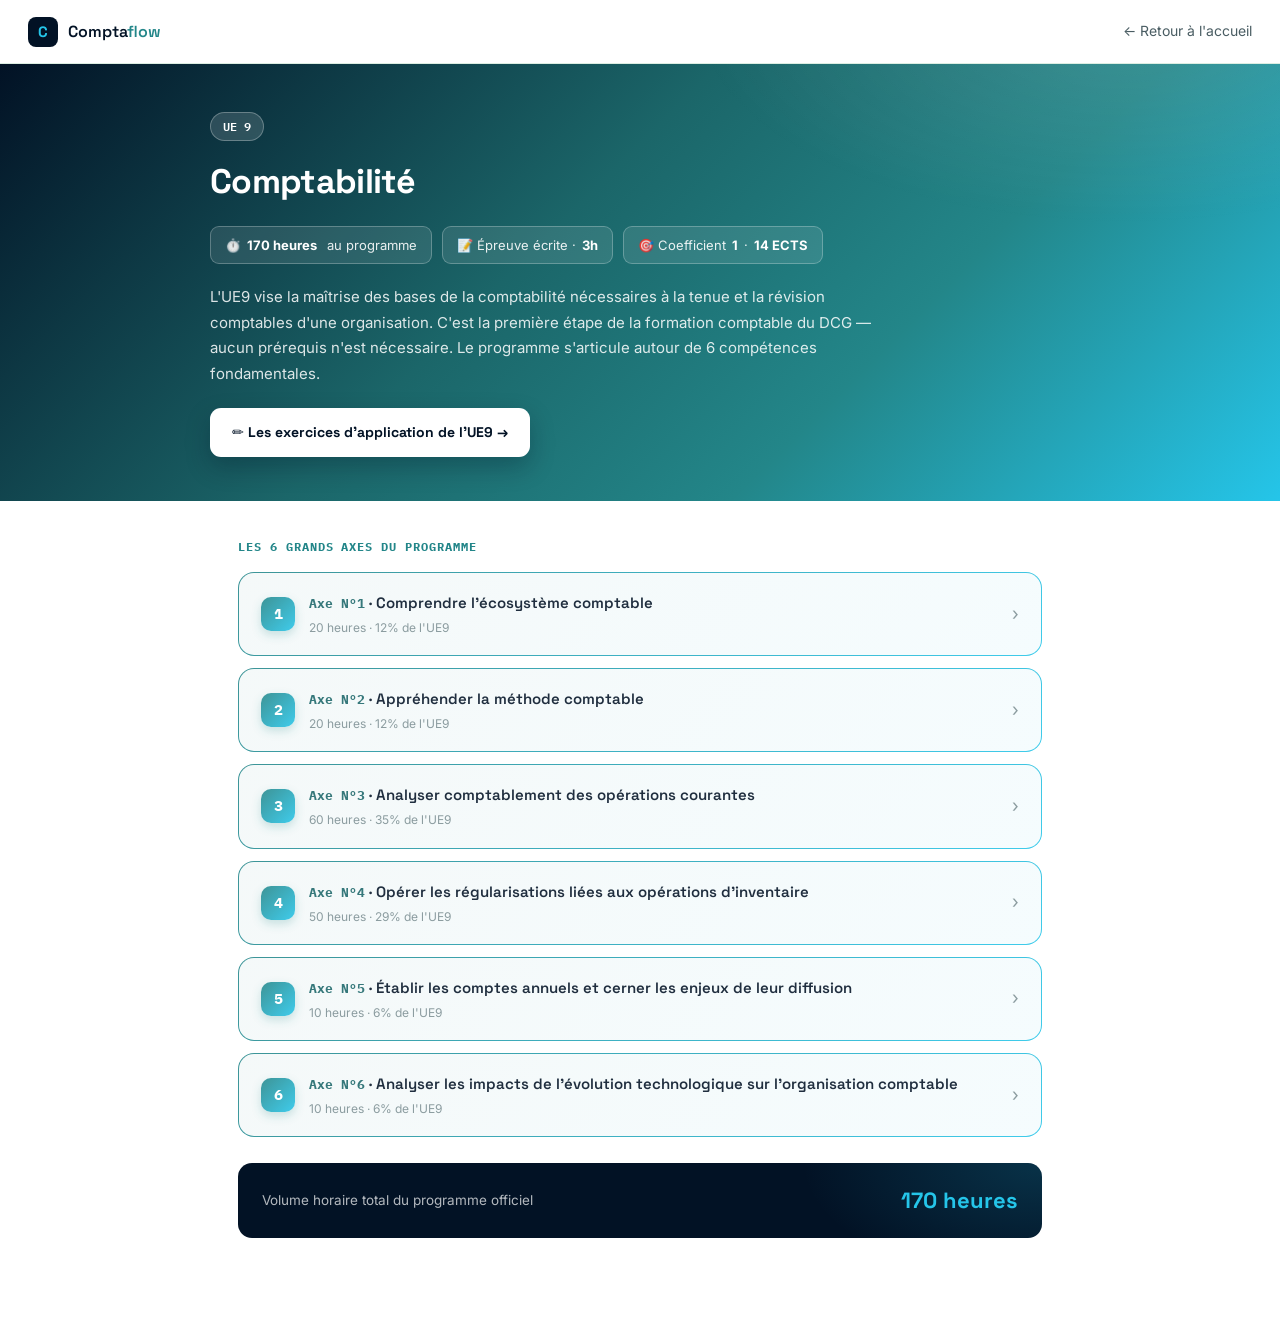
<file: cours/ue9.html>
<!DOCTYPE html>
<html lang="fr">
<head>
<meta charset="UTF-8">
<meta name="viewport" content="width=device-width, initial-scale=1.0">
<title>UE9 — Comptabilité | Comptaflow</title>
<link rel="icon" href="data:image/svg+xml,<svg xmlns='http://www.w3.org/2000/svg' viewBox='0 0 100 100'><rect width='100' height='100' rx='20' fill='%23021225'/><text x='50' y='72' font-size='70' font-weight='bold' text-anchor='middle' fill='%2325C5E9' font-family='Arial'>C</text></svg>">
<link rel="preconnect" href="https://fonts.googleapis.com">
<link href="https://fonts.googleapis.com/css2?family=Space+Grotesk:wght@500;600;700&family=Inter:wght@400;500;600;700&family=IBM+Plex+Mono:wght@500;600&display=swap" rel="stylesheet">
<style>
:root{
  --mint:#F2FFF6; --tea:#CAFFDE; --sky:#25C5E9; --cyan:#238689; --ink:#021225;
  --cyan-dark:#1B6669; --sky-dark:#106E85;
  --ink-soft:#4A5D63; --ink-faint:#7C8F93;
  --line:#DCEEE2; --surface:#FFFFFF;
  --radius:14px; --shadow:0 1px 2px rgba(2,18,37,.05), 0 12px 28px rgba(2,18,37,.07);
  --display:'Space Grotesk', system-ui, sans-serif;
  --body:'Inter', system-ui, sans-serif;
  --mono:'IBM Plex Mono', ui-monospace, monospace;
}
*{box-sizing:border-box;margin:0;padding:0}
body{font-family:var(--body);background:#fff;color:var(--ink);line-height:1.6;-webkit-font-smoothing:antialiased}
a{color:inherit}

nav{position:sticky;top:0;z-index:100;display:flex;align-items:center;justify-content:space-between;
  padding:0 28px;height:64px;background:rgba(255,255,255,.9);backdrop-filter:saturate(1.3) blur(8px);
  border-bottom:1px solid var(--line)}
.logo{display:flex;align-items:center;gap:10px;text-decoration:none}
.logo-mark{width:30px;height:30px;border-radius:8px;background:var(--ink);display:flex;align-items:center;
  justify-content:center;color:var(--sky);font-family:var(--display);font-size:15px;font-weight:700}
.logo-name{font-family:var(--display);font-size:16px;font-weight:600;color:var(--ink)}
.logo-name span{color:var(--cyan)}
.back-link{font-size:14px;color:var(--ink-soft);text-decoration:none}
.back-link:hover{color:var(--ink)}

/* ---- Hero dégradé ---- */
.header{position:relative;padding:48px 28px 44px;overflow:hidden;
  background:linear-gradient(135deg, var(--ink) 0%, var(--cyan-dark) 42%, var(--cyan) 68%, var(--sky) 100%)}
.header::after{content:"";position:absolute;inset:0;pointer-events:none;
  background:radial-gradient(720px 340px at 88% -10%, rgba(255,255,255,.12), transparent 60%)}
.header-inner{position:relative;max-width:860px;margin:0 auto}
.tag{display:inline-block;background:rgba(255,255,255,.14);border:1px solid rgba(255,255,255,.28);
  color:#fff;font-family:var(--mono);font-size:12px;font-weight:600;padding:4px 12px;border-radius:20px;
  margin-bottom:14px;backdrop-filter:blur(4px)}
.header h1{font-family:var(--display);font-size:34px;font-weight:700;color:#fff;margin-bottom:16px;letter-spacing:-.02em}
.header-meta{display:flex;flex-wrap:wrap;gap:10px;margin-bottom:20px}
.meta-chip{display:flex;align-items:center;gap:6px;background:rgba(255,255,255,.1);
  border:1px solid rgba(255,255,255,.25);border-radius:9px;padding:8px 14px;font-size:13px;color:rgba(255,255,255,.9)}
.meta-chip strong{color:#fff}
.header p{font-size:15px;color:rgba(255,255,255,.85);line-height:1.7;max-width:680px}
.cta-exos{display:inline-flex;align-items:center;gap:8px;margin-top:22px;background:#fff;color:var(--ink);
  text-decoration:none;padding:13px 22px;border-radius:11px;font-family:var(--display);font-size:14px;font-weight:700;
  box-shadow:0 10px 24px rgba(2,18,37,.28);transition:transform .15s ease}
.cta-exos:hover{transform:translateY(-2px);background:var(--sky)}

.content{max-width:860px;margin:0 auto;padding:36px 28px 80px}
.section-title{font-family:var(--mono);font-size:12px;font-weight:700;color:var(--cyan);
  text-transform:uppercase;letter-spacing:.08em;margin-bottom:16px}

/* ---- Cartes Axe (cadre à bordure dégradée bleue, avec opacité) ---- */
.axe{position:relative;border-radius:16px;margin-bottom:12px;overflow:hidden;
  border:1.5px solid transparent;
  background:linear-gradient(#fff,#fff) padding-box, linear-gradient(135deg, var(--cyan), var(--sky)) border-box;
  opacity:.88;transition:opacity .15s, box-shadow .15s}
.axe:hover{opacity:1}
.axe.open{opacity:1;box-shadow:0 8px 24px rgba(35,134,137,.14)}
.axe-head{position:relative;display:flex;align-items:center;gap:14px;padding:18px 22px;cursor:pointer;
  user-select:none;background:linear-gradient(135deg, rgba(35,134,137,.05), rgba(37,197,233,.05))}
.axe-head:hover{background:linear-gradient(135deg, rgba(35,134,137,.09), rgba(37,197,233,.09))}
.axe-num{width:34px;height:34px;border-radius:10px;color:#fff;display:flex;align-items:center;justify-content:center;
  font-family:var(--mono);font-size:15px;font-weight:700;flex-shrink:0;
  background:linear-gradient(135deg, var(--cyan), var(--sky));box-shadow:0 4px 10px rgba(35,134,137,.25)}
.axe-titles{flex:1}
.axe-title{font-family:var(--display);font-size:15px;font-weight:600;color:var(--ink)}
.axe-title span{color:var(--cyan-dark);font-family:var(--mono);font-size:12.5px;font-weight:700}
.axe-hours{font-size:12px;color:var(--ink-faint);margin-top:3px}
.axe-arrow{font-size:18px;color:var(--ink-faint);transition:transform .2s;flex-shrink:0}
.axe.open .axe-arrow{transform:rotate(90deg);color:var(--cyan)}
.axe-body{display:none;padding:0 22px 22px 70px}
.axe.open .axe-body{display:block}
.axe-desc{font-size:13px;color:var(--ink-soft);line-height:1.6;margin-bottom:14px}

.bloc{border-radius:12px;padding:18px 20px;margin-top:16px}
.bloc-officiel{background:rgba(2,18,37,.03);border:1px solid var(--line)}
.bloc-fiches{background:linear-gradient(160deg, rgba(37,197,233,.08), rgba(202,255,222,.35));border:1px solid rgba(37,197,233,.25)}
.bloc-label{display:flex;align-items:center;gap:8px;font-family:var(--mono);font-size:11.5px;font-weight:700;
  text-transform:uppercase;letter-spacing:.06em;margin-bottom:14px}
.bloc-officiel .bloc-label{color:var(--ink-soft)}
.bloc-fiches .bloc-label{color:var(--cyan-dark)}
.sous-partie{display:flex;align-items:flex-start;gap:10px;padding:9px 0;border-top:1px solid var(--line)}
.sous-partie:first-of-type{border-top:none;padding-top:0}
.sp-hours{background:#fff;color:var(--cyan-dark);border:1px solid rgba(35,134,137,.3);font-family:var(--mono);
  font-size:11px;font-weight:700;padding:3px 9px;border-radius:6px;white-space:nowrap;flex-shrink:0}
.sp-text{font-size:13px;color:var(--ink);line-height:1.5}
.fiche{display:flex;align-items:center;gap:12px;padding:12px 14px;background:#fff;
  border:1px solid rgba(35,134,137,.22);border-radius:10px;margin-bottom:8px;text-decoration:none;
  cursor:pointer;transition:border-color .15s,box-shadow .15s,transform .15s}
.fiche:last-child{margin-bottom:0}
.fiche:hover{border-color:var(--cyan);box-shadow:0 4px 14px rgba(35,134,137,.14);transform:translateY(-1px)}
.fiche-num{background:linear-gradient(135deg, var(--cyan), var(--sky));color:#fff;padding:4px 9px;
  border-radius:6px;font-family:var(--mono);font-size:11px;font-weight:700;white-space:nowrap;flex-shrink:0}
.fiche-title{font-size:13px;color:var(--ink);font-weight:500;flex:1}
.fiche-arrow{font-size:16px;color:var(--cyan)}

.total-bar{position:relative;overflow:hidden;background:var(--ink);border-radius:14px;padding:20px 24px;
  display:flex;align-items:center;justify-content:space-between;margin-top:26px;flex-wrap:wrap;gap:12px}
.total-bar::after{content:"";position:absolute;inset:0;pointer-events:none;
  background:radial-gradient(400px 200px at 100% 0%, rgba(37,197,233,.18), transparent 60%)}
.total-label{position:relative;font-size:13.5px;color:rgba(255,255,255,.7)}
.total-value{position:relative;font-family:var(--display);font-size:22px;font-weight:700;color:var(--sky)}

@media(max-width:768px){
  nav{padding:0 18px}
  .header{padding:36px 18px 32px}
  .header h1{font-size:27px}
  .content{padding:28px 18px 60px}
  .axe-body{padding:0 18px 18px 18px}
  .axe-head{padding:16px 18px}
}
</style>
</head>
<body>
<nav>
  <a class="logo" href="/"><div class="logo-mark">C</div><span class="logo-name">Compta<span>flow</span></span></a>
  <a class="back-link" href="/">← Retour à l'accueil</a>
</nav>

<div class="header">
  <div class="header-inner">
    <div class="tag">UE 9</div>
    <h1>Comptabilité</h1>
    <div class="header-meta">
      <div class="meta-chip">⏱️ <strong>170 heures</strong>&nbsp;au programme</div>
      <div class="meta-chip">📝 Épreuve écrite · <strong>3h</strong></div>
      <div class="meta-chip">🎯 Coefficient <strong>1</strong> · <strong>14 ECTS</strong></div>
    </div>
    <p>L'UE9 vise la maîtrise des bases de la comptabilité nécessaires à la tenue et la révision comptables d'une organisation. C'est la première étape de la formation comptable du DCG — aucun prérequis n'est nécessaire. Le programme s'articule autour de 6 compétences fondamentales.</p>
    <a class="cta-exos" href="/exercices/ue9.html">✏️ Les exercices d'application de l'UE9 →</a>
  </div>
</div>

<div class="content">
  <div class="section-title">Les 6 grands axes du programme</div>
  <div id="axes"></div>

  <div class="total-bar">
    <span class="total-label">Volume horaire total du programme officiel</span>
    <span class="total-value">170 heures</span>
  </div>
</div>

<script>
var axes=[
  {
    num:1,
    titre:"Comprendre l'écosystème comptable",
    hours:"20 heures · 12% de l'UE9",
    desc:"Situer la comptabilité dans son cadre juridique, économique et professionnel.",
    sous:[
      {h:"5h",t:"Définir la comptabilité et identifier ses rôles dans une perspective historique"},
      {h:"10h",t:"Positionner la profession comptable au sein du monde économique (expert-comptable, CAC, déontologie)"},
      {h:"5h",t:"Reconnaître l'intérêt de la normalisation et de la réglementation comptable (PCG, principes comptables)"}
    ],
    fiches:[
      {n:1,t:"Le rôle de la comptabilité"},
      {n:2,t:"La réglementation et la normalisation comptables"}
    ]
  },
  {
    num:2,
    titre:"Appréhender la méthode comptable",
    hours:"20 heures · 12% de l'UE9",
    desc:"Comprendre les mécanismes fondamentaux de la technique comptable et son organisation.",
    sous:[
      {h:"5h",t:"Identifier les flux et les transcrire en comptabilité (partie double, débit/crédit, emplois/ressources)"},
      {h:"15h",t:"Organisation comptable : du journal aux comptes annuels (livres comptables, bilan, compte de résultat, balance)"}
    ],
    fiches:[
      {n:3,t:"La méthode comptable : écritures et documents comptables"},
      {n:4,t:"La classification comptable : actif, passif, charge, produit"}
    ]
  },
  {
    num:3,
    titre:"Analyser comptablement des opérations courantes",
    hours:"60 heures · 35% de l'UE9",
    desc:"Maîtriser l'enregistrement des opérations courantes : achat, vente, règlement, investissement, financement.",
    sous:[
      {h:"30h",t:"Opérations courantes avec les tiers (TVA, achats/ventes, réductions, emballages, paie, rapprochement bancaire)"},
      {h:"10h",t:"Opérations d'investissement et de placement (immobilisations, valeurs mobilières de placement)"},
      {h:"10h",t:"Cessions d'immobilisations et de valeurs mobilières de placement"},
      {h:"10h",t:"Sources de financement mobilisables par l'organisation (emprunts, subventions...)"}
    ],
    fiches:[
      {n:5,t:"La TVA : généralités"},
      {n:6,t:"La TVA : comptabilisation"},
      {n:7,t:"Les opérations d'achat et de vente"},
      {n:8,t:"Les réductions commerciales sur les achats et ventes"},
      {n:9,t:"Les réductions financières sur les achats et ventes"},
      {n:10,t:"Les frais accessoires liés aux achats et aux ventes"},
      {n:11,t:"Les autres charges et produits"},
      {n:12,t:"Les immobilisations incorporelles et corporelles"},
      {n:13,t:"Les titres financiers"},
      {n:14,t:"Les règlements"},
      {n:15,t:"Les arrhes, avances et acomptes"},
      {n:16,t:"La paie"},
      {n:17,t:"Les opérations de financement"},
      {n:18,t:"Le financement par subvention"},
      {n:19,t:"Les emballages"},
      {n:25,t:"Le traitement des opérations en devises"},
      {n:26,t:"Les sorties des immobilisations et VMP du patrimoine"}
    ]
  },
  {
    num:4,
    titre:"Opérer les régularisations liées aux opérations d'inventaire",
    hours:"50 heures · 29% de l'UE9",
    desc:"Maîtriser les ajustements comptables nécessaires à la clôture des comptes.",
    sous:[
      {h:"40h",t:"Finalité et enjeux des opérations d'inventaire (amortissements, dépréciations, provisions, régularisations)"},
      {h:"10h",t:"Déterminer le résultat, clôturer et rouvrir les comptes"}
    ],
    fiches:[
      {n:20,t:"L'évaluation des stocks à l'inventaire"},
      {n:21,t:"L'amortissement"},
      {n:22,t:"La dépréciation des immobilisations incorporelles et corporelles"},
      {n:23,t:"La dépréciation des éléments d'actif autres que les immobilisations"},
      {n:24,t:"Les provisions"},
      {n:27,t:"Les autres opérations de régularisation"},
      {n:28,t:"La clôture et la réouverture de l'exercice comptable"},
      {n:29,t:"L'affectation du résultat"}
    ]
  },
  {
    num:5,
    titre:"Établir les comptes annuels et cerner les enjeux de leur diffusion",
    hours:"10 heures · 6% de l'UE9",
    desc:"Comprendre les enjeux de l'établissement et de la diffusion des documents de synthèse.",
    sous:[
      {h:"10h",t:"Bilan, compte de résultat et annexe : établissement et diffusion des comptes annuels"}
    ],
    fiches:[
      {n:30,t:"Les documents de synthèse"}
    ]
  },
  {
    num:6,
    titre:"Analyser les impacts de l'évolution technologique sur l'organisation comptable",
    hours:"10 heures · 6% de l'UE9",
    desc:"Comprendre les effets des changements numériques sur la comptabilité.",
    sous:[
      {h:"10h",t:"Dématérialisation, automatisation et évolution des outils comptables"}
    ],
    fiches:[
      {n:31,t:"Les systèmes et traitements comptables"},
      {n:32,t:"Les contrôles comptables"},
      {n:33,t:"La comptabilité et l'environnement numérique"}
    ]
  }
];

var container=document.getElementById('axes');
axes.forEach(function(a,i){
  var div=document.createElement('div');
  div.className='axe';
  var sousHtml=a.sous.map(function(s){
    return '<div class="sous-partie"><span class="sp-hours">'+s.h+'</span><span class="sp-text">'+s.t+'</span></div>';
  }).join('');
  var fichesHtml=a.fiches.map(function(f){
    return '<a class="fiche" href="/cours/fiche.html?id='+f.n+'"><span class="fiche-num">Fiche N°'+f.n+'</span><span class="fiche-title">'+f.t+'</span><span class="fiche-arrow">›</span></a>';
  }).join('');
  div.innerHTML=
    '<div class="axe-head" onclick="toggleAxe('+i+')">'+
      '<div class="axe-num">'+a.num+'</div>'+
      '<div class="axe-titles"><div class="axe-title"><span>Axe N°'+a.num+'</span> · '+a.titre+'</div><div class="axe-hours">'+a.hours+'</div></div>'+
      '<div class="axe-arrow">›</div>'+
    '</div>'+
    '<div class="axe-body">'+
      '<div class="axe-desc">'+a.desc+'</div>'+
      '<div class="bloc bloc-officiel"><div class="bloc-label">📋 Programme officiel</div>'+sousHtml+'</div>'+
      '<div class="bloc bloc-fiches"><div class="bloc-label">✏️ Fiches à réviser</div>'+fichesHtml+'</div>'+
    '</div>';
  container.appendChild(div);
});

function toggleAxe(i){
  var all=document.querySelectorAll('.axe');
  all[i].classList.toggle('open');
}
</script>
</body>
</html>
</file>
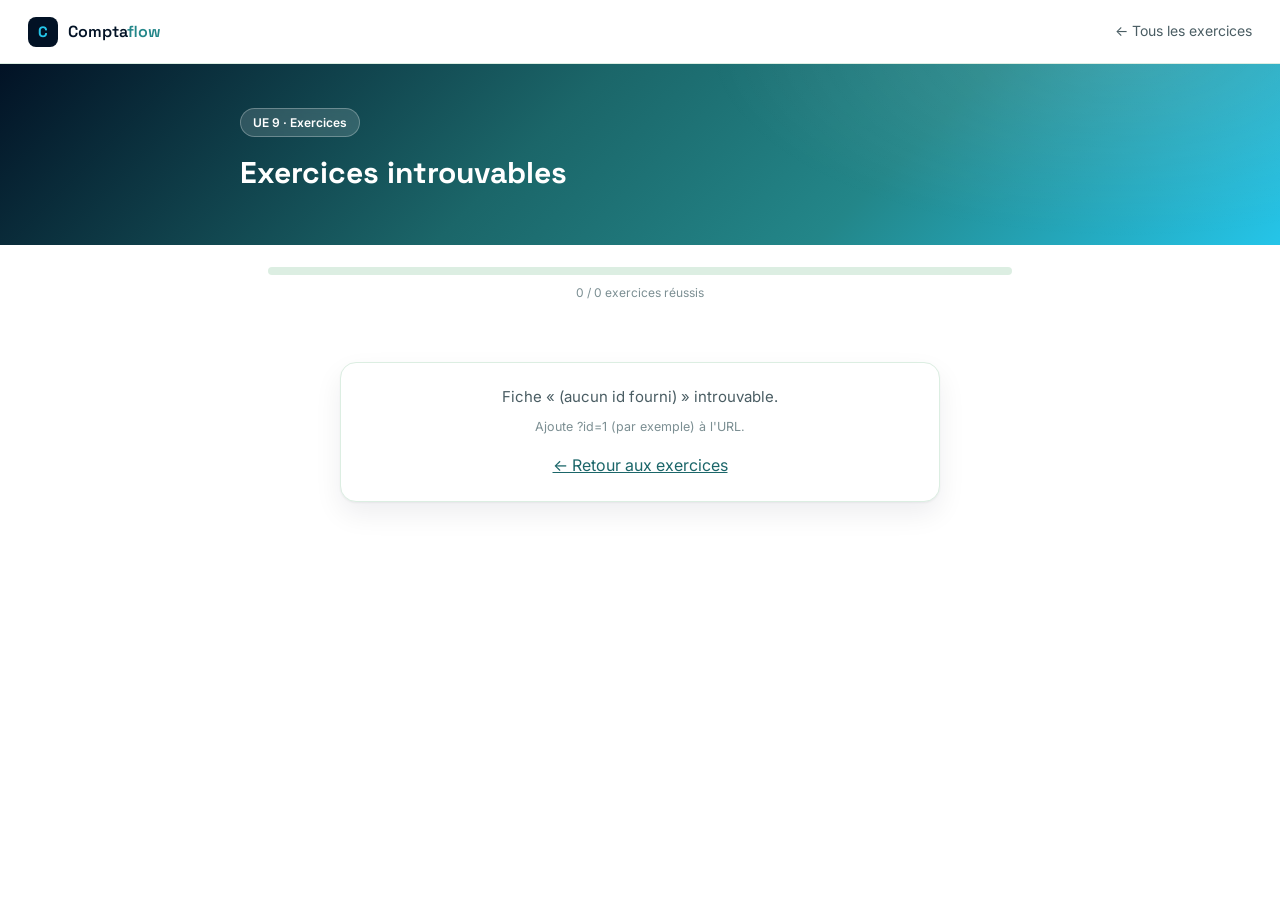
<file: exercices/exercice.html>
<!DOCTYPE html>
<html lang="fr">
<head>
<meta charset="UTF-8">
<meta name="viewport" content="width=device-width, initial-scale=1.0">
<title>Exercices — Comptaflow</title>
<link rel="icon" href="data:image/svg+xml,<svg xmlns='http://www.w3.org/2000/svg' viewBox='0 0 100 100'><rect width='100' height='100' rx='20' fill='%23021225'/><text x='50' y='72' font-size='70' font-weight='bold' text-anchor='middle' fill='%2325C5E9' font-family='Arial'>C</text></svg>">
<link rel="preconnect" href="https://fonts.googleapis.com">
<link href="https://fonts.googleapis.com/css2?family=Space+Grotesk:wght@500;600;700&family=Inter:wght@400;500;600;700&family=IBM+Plex+Mono:wght@500;600&display=swap" rel="stylesheet">
<style>
:root{
  --mint:#F2FFF6; --tea:#CAFFDE; --sky:#25C5E9; --cyan:#238689; --ink:#021225;
  --cyan-dark:#1B6669; --sky-dark:#106E85;
  --ink-soft:#4A5D63; --ink-faint:#7C8F93;
  --line:#DCEEE2; --surface:#FFFFFF;
  --green:#1F6B4A; --amber-ink:#14523A;
  --radius:14px; --shadow:0 1px 2px rgba(2,18,37,.05), 0 12px 28px rgba(2,18,37,.07);
  --display:'Space Grotesk', system-ui, sans-serif;
  --body:'Inter', system-ui, sans-serif;
  --mono:'IBM Plex Mono', ui-monospace, monospace;
}
*{box-sizing:border-box;margin:0;padding:0}
html{scroll-behavior:smooth}
body{font-family:var(--body);background:#fff;color:var(--ink);line-height:1.6;-webkit-font-smoothing:antialiased}
a{color:inherit}

nav{position:sticky;top:0;z-index:100;display:flex;align-items:center;justify-content:space-between;
  padding:0 28px;height:64px;background:rgba(255,255,255,.9);backdrop-filter:saturate(1.3) blur(8px);
  border-bottom:1px solid var(--line)}
.logo{display:flex;align-items:center;gap:10px;text-decoration:none}
.logo-mark{width:30px;height:30px;border-radius:8px;background:var(--ink);display:flex;align-items:center;
  justify-content:center;color:var(--sky);font-family:var(--display);font-size:15px;font-weight:700}
.logo-name{font-family:var(--display);font-size:16px;font-weight:600;color:var(--ink)}
.logo-name span{color:var(--cyan)}
.back-link{font-size:14px;color:var(--ink-soft);text-decoration:none}
.back-link:hover{color:var(--ink)}

.header{position:relative;padding:44px 28px 40px;overflow:hidden;
  background:linear-gradient(135deg, var(--ink) 0%, var(--cyan-dark) 42%, var(--cyan) 68%, var(--sky) 100%)}
.header::after{content:"";position:absolute;inset:0;pointer-events:none;
  background:radial-gradient(700px 320px at 88% -10%, rgba(255,255,255,.12), transparent 60%)}
.header-inner{position:relative;max-width:800px;margin:0 auto}
.tag{display:inline-block;background:rgba(255,255,255,.14);border:1px solid rgba(255,255,255,.28);
  color:#fff;font-size:12px;font-weight:600;padding:4px 12px;border-radius:20px;margin-bottom:12px;
  backdrop-filter:blur(4px)}
.header h1{font-family:var(--display);font-size:30px;font-weight:700;color:#fff;margin-bottom:8px}
.header p{font-size:15px;color:rgba(255,255,255,.82)}

.progress-bar{max-width:800px;margin:0 auto;padding:22px 28px 0}
.progress-track{background:var(--line);border-radius:8px;height:8px;overflow:hidden}
.progress-fill{background:var(--sky);height:100%;width:0;transition:width .4s ease}
.progress-label{font-size:12px;color:var(--ink-faint);margin-top:8px;text-align:center}

/* ---- nav rapide vers les axes ---- */
.axe-nav{max-width:800px;margin:22px auto 0;padding:0 28px;display:flex;gap:8px;flex-wrap:wrap}
.axe-nav a{display:inline-flex;align-items:center;gap:7px;font-size:12.5px;font-weight:600;color:var(--ink);
  background:#fff;border:1px solid var(--line);border-radius:999px;padding:6px 14px 6px 8px;text-decoration:none}
.axe-nav a:hover{border-color:var(--cyan)}
.axe-nav-dot{width:9px;height:9px;border-radius:3px;flex-shrink:0}

.content{max-width:800px;margin:0 auto;padding:20px 28px 90px}

/* ---- bloc Axe : cadre à bordure dégradée (même logique que la fiche 1) ---- */
.axe-block{margin-top:32px;position:relative;padding:24px 22px 26px;border-radius:20px;
  border:1.5px solid transparent;
  background:linear-gradient(#fff,#fff) padding-box, linear-gradient(135deg, var(--ax-a), var(--ax-b)) border-box}
.axe-head{display:flex;align-items:center;gap:12px;margin-bottom:16px}
.axe-num{flex-shrink:0;font-family:var(--mono);font-size:12px;font-weight:700;color:#fff;
  background:linear-gradient(135deg, var(--ax-a), var(--ax-b));padding:5px 12px;border-radius:7px}
.axe-title{font-family:var(--display);font-size:17px;font-weight:700;color:var(--ink)}
.axe-empty{font-size:13px;color:var(--ink-faint);background:#fff;border:1px dashed var(--line);
  border-radius:10px;padding:14px 16px}

/* ---- carte exercice interactif (fiche avec exercice dispo) ---- */
.ex-card{background:#fff;border:1px solid var(--line);border-radius:16px;padding:22px;margin-bottom:14px;
  box-shadow:var(--shadow);scroll-margin-top:80px}
.ex-num{font-family:var(--mono);font-size:11px;font-weight:600;color:var(--cyan-dark);
  text-transform:uppercase;letter-spacing:.05em;margin-bottom:6px}
.ex-titre{font-family:var(--display);font-size:16px;font-weight:600;color:var(--ink);margin-bottom:16px}
.ex-texte{font-size:14.5px;line-height:2.3;color:var(--ink)}
.trou{display:inline-block;min-width:120px;border:1px solid var(--cyan);border-radius:6px;padding:4px 8px;
  font-size:13.5px;color:var(--cyan-dark);text-align:center;outline:none;background:#fff;font-family:inherit}
.trou:focus{border-color:var(--cyan-dark);box-shadow:0 0 0 2px rgba(35,134,137,.15)}
.trou.ok{border-color:var(--green);background:#E7FBEE;color:var(--green);font-weight:600}
.trou.ko{border-color:#8C2F34;background:#FBEAEA;color:#8C2F34}
.ex-actions{display:flex;gap:10px;margin-top:18px;align-items:center;flex-wrap:wrap}
.btn-verif{background:var(--cyan);color:#fff;border:none;padding:10px 20px;border-radius:8px;
  font-size:13.5px;font-weight:600;cursor:pointer;font-family:inherit}
.btn-verif:hover{background:var(--cyan-dark)}
.btn-corrige{background:#fff;color:var(--ink);border:1px solid var(--line);padding:10px 20px;border-radius:8px;
  font-size:13.5px;cursor:pointer;font-family:inherit}
.btn-corrige:hover{background:var(--mint)}
.result{font-size:13.5px;font-weight:600;margin-left:4px}
.result.ok{color:var(--green)}
.result.ko{color:#8C2F34}

/* ---- ligne placeholder (fiche sans exercice pour l'instant) ---- */
.fiche-row{display:flex;align-items:center;justify-content:space-between;background:#fff;
  border:1px dashed var(--line);border-radius:10px;padding:12px 16px;margin-bottom:8px}
.fiche-row-label{font-size:13.5px;color:var(--ink-soft)}
.fiche-row-label b{color:var(--ink);font-weight:600}
.fiche-row-status{font-family:var(--mono);font-size:10.5px;color:var(--ink-faint);
  background:var(--mint);border-radius:6px;padding:3px 9px}

/* ---- Bloc fiche avec plusieurs exercices (ex. Fiche 1) ---- */
.fiche-block{background:#fff;border:1.5px solid transparent;border-radius:18px;margin-bottom:14px;
  padding:22px 22px 20px;
  background:linear-gradient(#fff,#fff) padding-box, linear-gradient(135deg, var(--fb-a), var(--fb-b)) border-box;
  scroll-margin-top:80px}
.fiche-block-head{display:flex;align-items:center;gap:12px;margin-bottom:16px}
.fiche-block-badge{flex-shrink:0;width:34px;height:34px;border-radius:10px;color:#fff;display:flex;
  align-items:center;justify-content:center;font-family:var(--mono);font-weight:700;font-size:14px;
  background:linear-gradient(135deg, var(--fb-a), var(--fb-b))}
.fiche-block-titre{font-family:var(--display);font-size:16px;font-weight:700;color:var(--ink)}
.fiche-mini-nav{display:flex;flex-wrap:wrap;gap:8px;margin-bottom:26px;padding-bottom:20px;border-bottom:1px solid var(--line)}
.fiche-mini-nav a{font-size:12.5px;font-weight:600;color:var(--cyan-dark);background:var(--mint);
  border:1px solid var(--line);border-radius:999px;padding:6px 13px;text-decoration:none}
.fiche-mini-nav a:hover{border-color:var(--cyan)}
.fiche-block .ex-card{scroll-margin-top:80px}
.ex-hint{font-size:13px;color:var(--ink-faint);margin:-8px 0 14px}

/* ---- Exercice : texte à trous à glisser-déposer ---- */
.word-bank{display:flex;flex-wrap:wrap;gap:8px;margin:16px 0 4px;padding:14px;background:var(--mint);
  border-radius:10px;border:1px dashed var(--line)}
.word-chip{display:inline-block;padding:6px 13px;background:#fff;border:1.5px solid var(--cyan);
  border-radius:999px;font-size:13px;font-weight:600;color:var(--cyan-dark);cursor:grab;user-select:none;
  transition:opacity .15s,transform .1s}
.word-chip:active{cursor:grabbing}
.word-chip.selected{background:var(--cyan);color:#fff;transform:scale(1.05)}
.word-chip.used{opacity:.25;pointer-events:none}
.word-chip.dragging{opacity:.4}
.dropzone{display:inline-flex;align-items:center;justify-content:center;min-width:150px;min-height:30px;
  padding:3px 10px;margin:0 2px;border:1.5px dashed var(--cyan);border-radius:7px;background:#fff;
  color:var(--cyan-dark);font-weight:600;font-size:13.5px;cursor:pointer;vertical-align:middle}
.dropzone.filled{border-style:solid;background:#EAF6F5}
.dropzone.ok{border-color:var(--green);background:#E7FBEE;color:var(--green)}
.dropzone.ko{border-color:#8C2F34;background:#FBEAEA;color:#8C2F34}

/* ---- Exercice : vrai ou faux ---- */
.vf-row{display:flex;align-items:center;justify-content:space-between;gap:14px;padding:13px 16px;
  border:1px solid var(--line);border-radius:10px;margin-bottom:8px;background:#fff}
.vf-texte{font-size:13.5px;color:var(--ink);flex:1}
.vf-btns{display:flex;gap:6px;flex-shrink:0}
@media(max-width:560px){.vf-row{flex-wrap:wrap}.vf-btns{width:100%}.vf-btn{flex:1}}
.vf-btn{font-family:inherit;font-size:12.5px;font-weight:600;padding:7px 14px;border-radius:7px;
  border:1.5px solid var(--line);background:#fff;color:var(--ink-soft);cursor:pointer}
.vf-btn.selected{border-color:var(--cyan);background:var(--cyan);color:#fff}
.vf-row.row-ok{border-color:var(--green);background:#F0FBF3}
.vf-row.row-ko{border-color:#8C2F34;background:#FDF2F2}

/* ---- Exercice : remettre dans l'ordre ---- */
.ordre-row{display:flex;align-items:center;gap:12px;padding:11px 14px;border:1px solid var(--line);
  border-radius:10px;margin-bottom:8px;background:#fff}
.ordre-rank{flex-shrink:0;width:26px;height:26px;border-radius:7px;background:var(--cyan);color:#fff;
  display:flex;align-items:center;justify-content:center;font-family:var(--mono);font-weight:700;font-size:12px}
.ordre-label{flex:1;font-size:13.5px;font-weight:600;color:var(--ink)}
.ordre-arrows{display:flex;gap:4px;flex-shrink:0}
.ordre-arrows button{width:28px;height:28px;border-radius:6px;border:1px solid var(--line);background:#fff;
  color:var(--cyan-dark);font-size:13px;cursor:pointer}
.ordre-arrows button:hover:not(:disabled){background:var(--mint)}
.ordre-arrows button:disabled{opacity:.3;cursor:default}
.ordre-row.row-ok{border-color:var(--green);background:#F0FBF3}
.ordre-row.row-ko{border-color:#8C2F34;background:#FDF2F2}

/* ---- Exercice : relier terme/définition ---- */
.relier-grid{display:grid;grid-template-columns:1fr 1fr;gap:14px;margin:16px 0 4px}
.relier-item{padding:11px 13px;border:1.5px solid var(--line);border-radius:9px;background:#fff;
  font-size:13px;margin-bottom:8px;cursor:pointer;transition:border-color .12s}
.relier-term{font-weight:600;color:var(--ink)}
.relier-def{color:var(--ink-soft)}
.relier-item.selected{border-color:var(--cyan);box-shadow:0 0 0 2px rgba(35,134,137,.15)}
.relier-item.locked{cursor:default}
.relier-item.pair-ko{border-color:#8C2F34 !important;background:#FDF2F2 !important}
@media(max-width:560px){ .relier-grid{grid-template-columns:1fr} }

@media(max-width:768px){
  nav{padding:0 18px}
  .header{padding:32px 18px 18px}
  .header h1{font-size:25px}
  .content{padding:16px 18px 60px}
  .axe-nav{padding:0 18px}
}

/* ---- Cas pratique (mini étude de cas) ---- */
.cas-contexte{font-size:13.5px;color:var(--ink-soft);line-height:1.7;margin-bottom:16px}
.cas-contexte b{color:var(--ink)}
.cas-table{width:100%;border-collapse:collapse;margin-bottom:16px;border:1px solid var(--line);border-radius:10px;overflow:hidden}
@media(max-width:560px){.cas-table{display:block;overflow-x:auto}.cas-table th,.cas-table td{padding:7px 9px;font-size:12px}}
.cas-table th{background:var(--ink);color:#fff;font-size:12px;font-weight:600;padding:9px 14px;text-align:left}
.cas-table td{padding:8px 14px;font-size:13.5px;border-top:1px solid var(--line)}
.cas-table td.cas-total{font-weight:700;border-top:2px solid var(--ink)}
.cas-capital-row{background:var(--mint)}
.cas-capital-input{width:110px;text-align:center}

/* ---- Point de vigilance (alerte rouge) ---- */
.vigilance-box{margin:16px 0;background:#FDECEC;border:1.5px solid #E8A0A0;border-radius:10px;padding:14px 16px}
.vigilance-tag{display:inline-flex;align-items:center;gap:6px;font-family:var(--mono);font-size:11px;font-weight:700;
  letter-spacing:.05em;text-transform:uppercase;color:#B3261E;margin-bottom:6px}
.vigilance-box p{margin:0;font-size:13px;color:#7A1E1E;line-height:1.6}

/* ---- Natures de comptes (4 cartes colorées avec icône) ---- */
.natures-grid{display:grid;grid-template-columns:repeat(auto-fit,minmax(160px,1fr));gap:10px;margin:16px 0}
.nature-card{border-radius:10px;padding:14px;border:1.6px solid var(--nc);background:color-mix(in srgb, var(--nc) 7%, white)}
.nature-icon{font-size:22px;margin-bottom:6px}
.nature-nom{font-weight:700;font-size:13px;color:var(--nc);margin-bottom:4px}
.nature-exemples{font-size:12px;color:var(--ink-soft);line-height:1.5}

/* ---- Questions ouvertes avec réponse à révéler ---- */
.qr-item{border:1px solid var(--line);border-radius:10px;padding:12px 14px;margin-bottom:8px;background:#fff}
.qr-question{font-size:13.5px;font-weight:600;color:var(--ink)}
.qr-reponse{font-size:13px;color:var(--cyan-dark);margin-top:8px;padding-top:8px;border-top:1px dashed var(--line);display:none}
.qr-reponse.visible{display:block}
.ex-label{font-weight:700;font-size:13.5px;color:var(--ink);margin-bottom:8px}

/* ---- Encadré Tips (valeur ajoutée dans la correction) ---- */
.ex-tip{margin-top:14px;background:linear-gradient(135deg, rgba(251,191,36,.14), rgba(251,191,36,.05));border:1px solid rgba(217,158,10,.35);border-radius:10px;padding:12px 15px;display:none}
.ex-tip.visible{display:block}
.ex-tip-tag{display:inline-flex;align-items:center;gap:5px;font-family:var(--mono);font-size:.66rem;font-weight:700;letter-spacing:.05em;text-transform:uppercase;color:#92650A;margin-bottom:5px}
.ex-tip p{margin:0;font-size:.86rem;color:#6B4A08;line-height:1.55}

/* ---- Cubes emploi / ressource ---- */
.cube-op{border:1px solid var(--line);border-radius:10px;padding:14px;margin-bottom:12px;background:#fff}
.cube-op-texte{font-size:13px;color:var(--ink);margin-bottom:12px;line-height:1.5}
.cube-zones{display:flex;gap:10px;flex-wrap:wrap;margin-bottom:10px}
.cube-zone{flex:1;min-width:160px}
.cube-zone-label{font-family:var(--mono);font-size:10.5px;font-weight:700;letter-spacing:.05em;text-transform:uppercase;margin-bottom:5px}
.cube-zone.res .cube-zone-label{color:var(--cyan-dark)}
.cube-zone.emp .cube-zone-label{color:var(--ink)}
.cube-drop{min-height:44px;border:1.6px dashed var(--line);border-radius:8px;padding:8px 10px;font-size:12.5px;
  display:flex;align-items:center;cursor:pointer;background:#fafcfb;text-align:center;justify-content:center}
.cube-zone.res .cube-drop{border-color:rgba(37,197,233,.5)}
.cube-zone.emp .cube-drop{border-color:rgba(2,18,37,.35)}
.cube-drop.filled{border-style:solid;font-weight:600}
.cube-zone.res .cube-drop.filled{background:#E4F8FC;border-color:var(--sky);color:var(--sky-dark)}
.cube-zone.emp .cube-drop.filled{background:#EEF1F3;border-color:var(--ink);color:var(--ink)}
.cube-drop.ok{border-color:var(--green)!important;background:#E7FBEE!important;color:var(--green)!important}
.cube-drop.ko{border-color:#8C2F34!important;background:#FBEAEA!important;color:#8C2F34!important}
.cube-bank{display:flex;gap:8px;flex-wrap:wrap}
.cube-chip{padding:7px 12px;border-radius:8px;font-size:12px;font-weight:600;cursor:grab;user-select:none;border:1.6px solid}
.cube-chip.res{background:#E4F8FC;border-color:var(--sky);color:var(--sky-dark)}
.cube-chip.emp{background:#EEF1F3;border-color:var(--ink);color:var(--ink)}
.cube-chip.selected{transform:scale(1.06)}
.cube-chip.used{opacity:.25;pointer-events:none}
.cube-chip.dragging{opacity:.4}

/* ---- Compte en T interactif (à compléter) ---- */
.ctx-wrap{border:1px solid var(--line);border-radius:12px;overflow:hidden;margin:10px 0}
.ctx-header{background:linear-gradient(135deg, #1B6669, #238689, #25C5E9);color:#fff;padding:10px 16px;font-size:.85rem;text-align:center;font-weight:700}
.ctx-body{display:grid;grid-template-columns:repeat(2,minmax(0,1fr))}
@media(max-width:560px){.ctx-body{grid-template-columns:1fr}.ctx-col:first-child{border-right:none;border-bottom:1px solid var(--line)}}
.ctx-col{padding:10px 14px 14px}
.ctx-col:first-child{border-right:1px solid var(--line)}
.ctx-col-title{font-family:var(--mono);font-size:11px;font-weight:700;text-align:center;margin-bottom:8px;color:var(--ink-soft)}
.ctx-line{display:flex;align-items:center;gap:6px;font-size:12px;margin-bottom:6px}
.ctx-line-libelle{flex:1;color:var(--ink-soft)}
.ctx-line-date{font-family:var(--mono);font-size:10.5px;color:var(--ink-faint);flex-shrink:0}
.ctx-montant-input{width:82px;flex-shrink:0;text-align:right;padding:4px 7px;border:1px solid var(--cyan);border-radius:6px;font-size:12px}
.ctx-montant-input.ok{border-color:var(--green);background:#E7FBEE;color:var(--green);font-weight:600}
.ctx-montant-input.ko{border-color:#8C2F34;background:#FBEAEA;color:#8C2F34}
.ctx-montant-fixe{font-family:var(--mono);font-size:12.5px;font-weight:600;flex-shrink:0;min-width:70px;text-align:right}
.ctx-solde-row{border-top:2px solid var(--ink);padding-top:8px;margin-top:8px;font-weight:700;font-size:12.5px;text-align:center}
.ctx-cubebank{padding:12px 16px;border-top:1px solid var(--line);background:linear-gradient(135deg, rgba(27,102,105,.08), rgba(37,197,233,.1));display:flex;gap:8px;flex-wrap:wrap;justify-content:center}

/* ---- Champ libre / rédaction libre ---- */
.champ-libre-wrap{margin:12px 0}
.champ-libre-input{width:100%;max-width:340px;padding:9px 12px;border:1px solid var(--cyan);border-radius:8px;font-size:13px}
.champ-libre-input.ok{border-color:var(--green);background:#E7FBEE}
.champ-libre-input.ko{border-color:#8C2F34;background:#FBEAEA}
.redaction-wrap{margin:12px 0}
.redaction-textarea{width:100%;min-height:80px;padding:10px 12px;border:1px solid var(--line);border-radius:8px;font-size:13px;font-family:inherit;resize:vertical}
.redaction-reponse{margin-top:8px;background:var(--mint);border-radius:8px;padding:10px 12px;font-size:12.5px;color:var(--ink-soft);display:none}
.redaction-reponse.visible{display:block}

/* ---- QCM (choix unique ou multiple) ---- */
.qcm-item{border:1px solid var(--line);border-radius:10px;padding:14px 16px;margin-bottom:12px;background:#fff}
.qcm-question{font-size:13.5px;font-weight:600;color:var(--ink);margin-bottom:10px}
.qcm-tag{display:inline-block;font-family:var(--mono);font-size:10px;font-weight:700;color:var(--ink-faint);
  text-transform:uppercase;letter-spacing:.04em;margin-bottom:6px}
.qcm-opts{display:flex;flex-direction:column;gap:7px}
.qcm-opt{display:flex;align-items:center;gap:9px;padding:8px 11px;border:1.4px solid var(--line);border-radius:8px;
  cursor:pointer;font-size:12.8px;color:var(--ink)}
.qcm-opt:hover{border-color:var(--cyan)}
.qcm-opt .qcm-mark{width:16px;height:16px;border:1.6px solid var(--line);flex-shrink:0;display:flex;align-items:center;justify-content:center;font-size:10px;color:#fff}
.qcm-opt.single .qcm-mark{border-radius:50%}
.qcm-opt.multi .qcm-mark{border-radius:4px}
.qcm-opt.selected{border-color:var(--cyan);background:#EAF6F5}
.qcm-opt.selected .qcm-mark{background:var(--cyan);border-color:var(--cyan)}
.qcm-opt.ok{border-color:var(--green)!important;background:#E7FBEE!important}
.qcm-opt.ok .qcm-mark{background:var(--green)!important;border-color:var(--green)!important}
.qcm-opt.ko{border-color:#8C2F34!important;background:#FBEAEA!important}
.qcm-opt.ko .qcm-mark{background:#8C2F34!important;border-color:#8C2F34!important}
.qcm-explication{margin-top:9px;padding-top:9px;border-top:1px dashed var(--line);font-size:12px;color:var(--ink-soft);display:none}
.qcm-explication.visible{display:block}

/* ---- Tableau de référence statique (ex: balance donnée) ---- */
.ref-table-wrap{overflow-x:auto;margin:10px 0}
.ref-table{width:100%;border-collapse:collapse;font-size:11.5px}
.ref-table th{background:var(--ink);color:#fff;padding:7px 9px;text-align:left;white-space:nowrap}
.ref-table td{padding:6px 9px;border-top:1px solid var(--line);white-space:nowrap}
.ref-table tr:nth-child(even) td{background:#fafcfb}
.ref-table td.ref-wrap{white-space:normal;min-width:170px;line-height:1.45}
</style>

<body>
<nav>
  <a class="logo" href="/"><div class="logo-mark">C</div><span class="logo-name">Compta<span>flow</span></span></a>
  <a class="back-link" href="ue9.html">← Tous les exercices</a>
</nav>

<div class="header">
  <div class="header-inner">
    <div class="tag" id="fiche-tag">UE 9 · Exercices</div>
    <h1 id="fiche-h1">Chargement…</h1>
    <p id="fiche-p"></p>
  </div>
</div>

<div class="progress-bar">
  <div class="progress-track"><div class="progress-fill" id="progress-fill"></div></div>
  <div class="progress-label" id="progress-label">0 / 0 exercices réussis</div>
</div>

<div class="content" id="app">
  <div class="fiche-block" id="fiche-block" style="--fb-a:#238689;--fb-b:#25C5E9">
    <div class="fiche-block-head">
      <span class="fiche-block-badge" id="fiche-badge">·</span>
      <span class="fiche-block-titre" id="fiche-titre-txt">Chargement…</span>
    </div>
    <div class="fiche-mini-nav" id="mini-nav"></div>
    <div id="ex-container"></div>
  </div>
</div>

<script>
/* ============================================================
   MOTEUR GÉNÉRIQUE D'EXERCICES — pilote entièrement par les
   données de data/exercices/{id}.json. Pour ajouter ou modifier
   les exercices d'une fiche, il suffit d'éditer ce fichier JSON :
   aucune retouche de ce moteur n'est nécessaire.
   ============================================================ */

var examData = null;
var solved = [];
var state = {}; // état d'interaction par exercice (mots placés, paires faites, ordre courant...)

function esc(s){
  var d = document.createElement('div');
  d.textContent = s == null ? '' : String(s);
  return d.innerHTML;
}

async function init(){
  var params = new URLSearchParams(location.search);
  var id = params.get('id');
  var app = document.getElementById('app');
  if(!id){
    app.innerHTML = erreurHtml('(aucun id fourni)', "Ajoute ?id=1 (par exemple) à l'URL.");
    return;
  }
  try{
    var res = await fetch('../data/exercices/' + id + '.json', {cache:'no-store'});
    if(!res.ok) throw new Error('HTTP ' + res.status);
    examData = await res.json();
  }catch(e){
    app.innerHTML = erreurHtml(id, e.message + ' — vérifie que le fichier data/exercices/' + id + '.json existe.');
    return;
  }
  render();
}

function erreurHtml(id, msg){
  document.getElementById('fiche-h1').textContent = 'Exercices introuvables';
  document.getElementById('fiche-p').textContent = '';
  return '<div class="ex-card" style="max-width:600px;margin:40px auto;text-align:center">' +
    '<p style="font-size:15px;color:var(--ink-soft)">Fiche « ' + esc(id) + ' » introuvable.</p>' +
    '<p style="font-size:12.5px;color:var(--ink-faint);margin-top:8px">' + esc(msg) + '</p>' +
    '<a href="ue9.html" style="display:inline-block;margin-top:16px;color:var(--cyan-dark)">← Retour aux exercices</a>' +
    '</div>';
}

var SYMBOLS = ['①','②','③','④','⑤','⑥','⑦','⑧','⑨','⑩','⑪','⑫'];

function render(){
  var d = examData;
  document.title = 'Exercices — Fiche ' + d.numero + ' | Comptaflow';
  document.getElementById('fiche-tag').textContent = 'UE 9 · Exercices · Fiche ' + d.numero;
  document.getElementById('fiche-h1').textContent = 'Entraîne-toi — ' + d.titre;
  document.getElementById('fiche-p').textContent = "Organisés dans l'ordre de la fiche — corrige chaque exercice avant de passer au suivant.";

  var block = document.getElementById('fiche-block');
  block.style.setProperty('--fb-a', d.couleurA || '#238689');
  block.style.setProperty('--fb-b', d.couleurB || '#25C5E9');
  document.getElementById('fiche-badge').textContent = d.numero;
  document.getElementById('fiche-titre-txt').textContent = 'Exercices — ' + d.titre;

  solved = d.exercices.map(function(){ return false; });

  var miniNav = document.getElementById('mini-nav');
  var container = document.getElementById('ex-container');

  d.exercices.forEach(function(ex, i){
    var a = document.createElement('a');
    a.href = '#ex-' + i;
    a.textContent = (SYMBOLS[i] || (i+1) + '.') + ' ' + ex.titre;
    miniNav.appendChild(a);

    var card = document.createElement('div');
    card.className = 'ex-card';
    card.id = 'ex-' + i;
    card.innerHTML =
      '<div class="ex-num">Exercice ' + (i+1) + ' — Fiche ' + d.numero + '</div>' +
      '<div class="ex-titre">' + esc(ex.titre) + '</div>' +
      (ex.hint ? '<p class="ex-hint">' + esc(ex.hint) + '</p>' : '') +
      '<div class="ex-body" id="ex-body-' + i + '"></div>' +
      '<div class="ex-actions">' +
        '<button class="btn-verif" onclick="verifier(' + i + ')">Vérifier</button>' +
        '<button class="btn-corrige" onclick="corriger(' + i + ')">Voir la correction</button>' +
        '<span class="result" id="res-' + i + '"></span>' +
      '</div>' +
      (ex.tips ? '<div class="ex-tip" id="tip-' + i + '"><div class="ex-tip-tag">💡 Le + de l\'expert</div><p>' + esc(ex.tips) + '</p></div>' : '');
    container.appendChild(card);

    buildExercice(ex, i);
  });

  updateProgress();
}

function updateProgress(){
  var count = solved.filter(Boolean).length;
  var total = solved.length;
  document.getElementById('progress-fill').style.width = (total ? count/total*100 : 0) + '%';
  document.getElementById('progress-label').textContent = count + ' / ' + total + ' exercices réussis';
}

function setResult(i, ok, msgOk, msgKo){
  var res = document.getElementById('res-' + i);
  if(ok){
    res.textContent = msgOk || '✅ Bravo, tout est correct !'; res.className = 'result ok'; solved[i] = true;
    var tip = document.getElementById('tip-' + i);
    if(tip) tip.classList.add('visible');
  }
  else{ res.textContent = msgKo || '❌ Quelques erreurs, réessaie'; res.className = 'result ko'; solved[i] = false; }
  updateProgress();
}

/* ---------------------------------------------------------------
   Dispatch par type d'exercice : chaque type fournit
   build(ex,i), verify(ex,i), correct(ex,i)
   --------------------------------------------------------------- */
function buildExercice(ex, i){ TYPES[ex.type].build(ex, i); }
function verifier(i){ var ex = examData.exercices[i]; TYPES[ex.type].verify(ex, i); }
function corriger(i){ var ex = examData.exercices[i]; TYPES[ex.type].correct(ex, i); }

var TYPES = {};

/* ================= TEXTE À TROUS ================= */
TYPES.texte_trous = {
  build: function(ex, i){
    var body = document.getElementById('ex-body-' + i);
    var html = '<div class="ex-texte" id="tt-text-' + i + '">';
    ex.segments.forEach(function(seg, si){
      if(seg.blank){
        html += '<span class="dropzone" data-answer="' + esc(seg.blank) + '" id="dz-' + i + '-' + si + '"></span>';
      } else {
        html += esc(seg.text);
      }
    });
    html += '</div>';
    var mots = ex.segments.filter(function(s){return s.blank;}).map(function(s){return s.blank;});
    (ex.distracteurs || []).forEach(function(m){ mots.push(m); });
    // mélange léger pour ne pas avoir les réponses dans l'ordre
    for(var k=mots.length-1;k>0;k--){ var j=Math.floor(Math.random()*(k+1)); var t=mots[k]; mots[k]=mots[j]; mots[j]=t; }
    html += '<div class="word-bank" id="wb-' + i + '">';
    mots.forEach(function(m){
      html += '<span class="word-chip" draggable="true" data-word="' + esc(m) + '">' + esc(m) + '</span>';
    });
    html += '</div>';
    body.innerHTML = html;

    state[i] = { selected: null };
    var wb = document.getElementById('wb-' + i);
    wb.querySelectorAll('.word-chip').forEach(function(chip){
      chip.addEventListener('dragstart', function(e){
        e.dataTransfer.setData('text/plain', chip.dataset.word);
        chip.classList.add('dragging');
      });
      chip.addEventListener('dragend', function(){ chip.classList.remove('dragging'); });
      chip.addEventListener('click', function(){
        if(chip.classList.contains('used')) return;
        wb.querySelectorAll('.word-chip').forEach(function(c){ c.classList.remove('selected'); });
        chip.classList.add('selected');
        state[i].selected = chip;
      });
    });
    document.querySelectorAll('#tt-text-' + i + ' .dropzone').forEach(function(dz){
      dz.addEventListener('dragover', function(e){ e.preventDefault(); });
      dz.addEventListener('drop', function(e){
        e.preventDefault();
        var word = e.dataTransfer.getData('text/plain');
        if(word) placerMot(i, dz, word);
      });
      dz.addEventListener('click', function(){
        if(dz.classList.contains('filled')){
          var w = dz.dataset.filled;
          dz.textContent = ''; dz.classList.remove('filled','ok','ko'); delete dz.dataset.filled;
          var chip = wb.querySelector('.word-chip[data-word="' + CSS.escape(w) + '"]');
          if(chip) chip.classList.remove('used');
          return;
        }
        if(state[i].selected){
          placerMot(i, dz, state[i].selected.dataset.word);
          state[i].selected.classList.add('used');
          state[i].selected.classList.remove('selected');
          state[i].selected = null;
        }
      });
    });

    function placerMot(i, dz, word){
      if(dz.dataset.filled){
        var prevChip = wb.querySelector('.word-chip[data-word="' + CSS.escape(dz.dataset.filled) + '"]');
        if(prevChip) prevChip.classList.remove('used');
      }
      dz.textContent = word; dz.dataset.filled = word;
      dz.classList.add('filled'); dz.classList.remove('ok','ko');
      var chip = wb.querySelector('.word-chip[data-word="' + CSS.escape(word) + '"]');
      if(chip) chip.classList.add('used');
    }
  },
  verify: function(ex, i){
    var allOk = true, allFilled = true;
    document.querySelectorAll('#tt-text-' + i + ' .dropzone').forEach(function(dz){
      if(!dz.dataset.filled){ allFilled = false; return; }
      var ok = dz.dataset.filled === dz.dataset.answer;
      dz.classList.toggle('ok', ok); dz.classList.toggle('ko', !ok);
      if(!ok) allOk = false;
    });
    if(!allFilled){ var res=document.getElementById('res-'+i); res.textContent='Complète tous les trous avant de vérifier'; res.className='result ko'; return; }
    setResult(i, allOk);
  },
  correct: function(ex, i){
    var bonnes = ex.segments.filter(function(s){return s.blank;}).map(function(s){return s.blank;});
    document.querySelectorAll('#tt-text-' + i + ' .dropzone').forEach(function(dz){
      dz.textContent = dz.dataset.answer; dz.dataset.filled = dz.dataset.answer;
      dz.classList.add('filled','ok'); dz.classList.remove('ko');
    });
    document.querySelectorAll('#wb-' + i + ' .word-chip').forEach(function(c){
      c.classList.toggle('used', bonnes.indexOf(c.dataset.word) !== -1);
    });
    setResult(i, true, '✅ Correction affichée');
  }
};

/* ================= VRAI / FAUX ================= */
TYPES.vrai_faux = {
  build: function(ex, i){
    var body = document.getElementById('ex-body-' + i);
    var labelA = ex.optionA || 'Vrai';
    var labelB = ex.optionB || 'Faux';
    state[i] = { reponses: [] };
    var html = '<div class="vf-list">';
    ex.affirmations.forEach(function(a, ai){
      html += '<div class="vf-row">' +
        '<div class="vf-texte">' + esc(a.texte) + '</div>' +
        '<div class="vf-btns">' +
          '<button class="vf-btn" onclick="choisirVF(' + i + ',' + ai + ',true)">' + esc(labelA) + '</button>' +
          '<button class="vf-btn" onclick="choisirVF(' + i + ',' + ai + ',false)">' + esc(labelB) + '</button>' +
        '</div></div>';
    });
    html += '</div>';
    body.innerHTML = html;
  },
  verify: function(ex, i){
    var rows = document.querySelectorAll('#ex-body-' + i + ' .vf-row');
    var allOk = true, allAnswered = true;
    ex.affirmations.forEach(function(a, ai){
      if(state[i].reponses[ai] === undefined){ allAnswered = false; return; }
      var ok = state[i].reponses[ai] === a.vrai;
      rows[ai].classList.toggle('row-ok', ok); rows[ai].classList.toggle('row-ko', !ok);
      if(!ok) allOk = false;
    });
    if(!allAnswered){ var res=document.getElementById('res-'+i); res.textContent='Réponds à toutes les affirmations'; res.className='result ko'; return; }
    setResult(i, allOk);
  },
  correct: function(ex, i){
    var rows = document.querySelectorAll('#ex-body-' + i + ' .vf-row');
    ex.affirmations.forEach(function(a, ai){
      state[i].reponses[ai] = a.vrai;
      var btns = rows[ai].querySelectorAll('.vf-btn');
      btns[0].classList.toggle('selected', a.vrai===true);
      btns[1].classList.toggle('selected', a.vrai===false);
      rows[ai].classList.add('row-ok'); rows[ai].classList.remove('row-ko');
    });
    setResult(i, true, '✅ Correction affichée');
  }
};
function choisirVF(i, ai, val){
  state[i].reponses[ai] = val;
  var row = document.querySelectorAll('#ex-body-' + i + ' .vf-row')[ai];
  row.classList.remove('row-ok','row-ko');
  var btns = row.querySelectorAll('.vf-btn');
  btns[0].classList.toggle('selected', val===true);
  btns[1].classList.toggle('selected', val===false);
}

/* ================= REMETTRE DANS L'ORDRE ================= */
TYPES.ordre = {
  build: function(ex, i){
    var actuel = ex.items.slice();
    for(var k=actuel.length-1;k>0;k--){ var j=Math.floor(Math.random()*(k+1)); var t=actuel[k]; actuel[k]=actuel[j]; actuel[j]=t; }
    state[i] = { actuel: actuel };
    var body = document.getElementById('ex-body-' + i);
    body.innerHTML = '<div class="ordre-list" id="ordre-list-' + i + '"></div>';
    renderOrdre(ex, i);
  },
  verify: function(ex, i){
    var ok = state[i].actuel.every(function(v, k){ return v === ex.items[k]; });
    document.querySelectorAll('#ordre-list-' + i + ' .ordre-row').forEach(function(row, k){
      row.classList.toggle('row-ok', state[i].actuel[k] === ex.items[k]);
      row.classList.toggle('row-ko', state[i].actuel[k] !== ex.items[k]);
    });
    setResult(i, ok, "✅ Bravo, ordre correct !", "❌ L'ordre n'est pas encore bon");
  },
  correct: function(ex, i){
    state[i].actuel = ex.items.slice();
    renderOrdre(ex, i);
    document.querySelectorAll('#ordre-list-' + i + ' .ordre-row').forEach(function(row){ row.classList.add('row-ok'); });
    setResult(i, true, '✅ Correction affichée');
  }
};
function renderOrdre(ex, i){
  var box = document.getElementById('ordre-list-' + i);
  box.innerHTML = '';
  state[i].actuel.forEach(function(item, k){
    var row = document.createElement('div'); row.className = 'ordre-row';
    row.innerHTML = '<span class="ordre-rank">' + (k+1) + '</span>' +
      '<span class="ordre-label">' + esc(item) + '</span>' +
      '<div class="ordre-arrows">' +
      '<button ' + (k===0?'disabled':'') + ' onclick="deplacerOrdre(' + i + ',' + k + ',-1)">↑</button>' +
      '<button ' + (k===state[i].actuel.length-1?'disabled':'') + ' onclick="deplacerOrdre(' + i + ',' + k + ',1)">↓</button>' +
      '</div>';
    box.appendChild(row);
  });
}
function deplacerOrdre(i, k, dir){
  var j = k + dir;
  if(j<0 || j>=state[i].actuel.length) return;
  var tmp = state[i].actuel[k]; state[i].actuel[k] = state[i].actuel[j]; state[i].actuel[j] = tmp;
  renderOrdre(examData.exercices[i], i);
}

/* ================= RELIER ================= */
TYPES.relier = {
  build: function(ex, i){
    state[i] = { selTerme: null, paires: {} };
    var body = document.getElementById('ex-body-' + i);
    body.innerHTML = '<div class="relier-grid">' +
      '<div class="relier-col" id="relier-termes-' + i + '"></div>' +
      '<div class="relier-col" id="relier-defs-' + i + '"></div></div>';
    var termesBox = document.getElementById('relier-termes-' + i);
    var defsBox = document.getElementById('relier-defs-' + i);
    ex.paires.forEach(function(p, pi){
      var el = document.createElement('div');
      el.className = 'relier-item relier-term'; el.dataset.i = pi; el.textContent = p.terme;
      el.onclick = function(){ selectTerme(i, pi, el); };
      termesBox.appendChild(el);
    });
    var melange = ex.paires.map(function(p, pi){ return {def:p.def, ref:pi}; });
    for(var k=melange.length-1;k>0;k--){ var j=Math.floor(Math.random()*(k+1)); var t=melange[k]; melange[k]=melange[j]; melange[j]=t; }
    melange.forEach(function(d){
      var el = document.createElement('div');
      el.className = 'relier-item relier-def'; el.dataset.ref = d.ref; el.textContent = d.def;
      el.onclick = function(){ selectDef(i, d.ref, el); };
      defsBox.appendChild(el);
    });
  },
  verify: function(ex, i){
    var total = ex.paires.length;
    var fait = Object.keys(state[i].paires).length;
    if(fait < total){ var res=document.getElementById('res-'+i); res.textContent='Relie tous les termes avant de vérifier'; res.className='result ko'; return; }
    var allOk = true;
    Object.keys(state[i].paires).forEach(function(k){
      var ok = Number(k) === state[i].paires[k];
      var termEl = document.querySelector('#relier-termes-' + i + ' .relier-term[data-i="' + k + '"]');
      termEl.classList.toggle('pair-ko', !ok);
      if(!ok) allOk = false;
    });
    setResult(i, allOk, '✅ Bravo, toutes les paires sont correctes !', '❌ Certaines paires sont fausses');
  },
  correct: function(ex, i){
    var couleurs = ['#238689','#25C5E9','#1F6B4A','#106E85','#1B6669','#021225'];
    document.querySelectorAll('#relier-termes-' + i + ' .relier-term, #relier-defs-' + i + ' .relier-def').forEach(function(el){
      el.classList.remove('selected','locked','pair-ko'); el.style.borderColor=''; el.style.background='';
    });
    state[i].paires = {};
    ex.paires.forEach(function(p, pi){
      var color = couleurs[pi % couleurs.length];
      var termEl = document.querySelector('#relier-termes-' + i + ' .relier-term[data-i="' + pi + '"]');
      var defEl = document.querySelector('#relier-defs-' + i + ' .relier-def[data-ref="' + pi + '"]');
      termEl.classList.add('locked'); termEl.style.borderColor=color; termEl.style.background=color+'14';
      defEl.classList.add('locked'); defEl.style.borderColor=color; defEl.style.background=color+'14';
      state[i].paires[pi] = pi;
    });
    setResult(i, true, '✅ Correction affichée');
  }
};
function selectTerme(i, pi, el){
  if(el.classList.contains('locked')) return;
  document.querySelectorAll('#relier-termes-' + i + ' .relier-term').forEach(function(t){ t.classList.remove('selected'); });
  el.classList.add('selected');
  state[i].selTerme = pi;
}
function selectDef(i, ref, el){
  if(el.classList.contains('locked') || state[i].selTerme === null) return;
  var couleurs = ['#238689','#25C5E9','#1F6B4A','#106E85','#1B6669','#021225'];
  var termEl = document.querySelector('#relier-termes-' + i + ' .relier-term[data-i="' + state[i].selTerme + '"]');
  var color = couleurs[state[i].selTerme % couleurs.length];
  termEl.classList.add('locked'); termEl.classList.remove('selected','pair-ko');
  termEl.style.borderColor = color; termEl.style.background = color + '14';
  el.classList.add('locked'); el.classList.remove('pair-ko');
  el.style.borderColor = color; el.style.background = color + '14';
  state[i].paires[state[i].selTerme] = ref;
  state[i].selTerme = null;
}

/* ================= CAS PRATIQUE ================= */
TYPES.cas_pratique = {
  build: function(ex, i){
    var body = document.getElementById('ex-body-' + i);
    var maxRows = Math.max(ex.tableGauche.length, ex.tableDroite.length);
    var rowsHtml = '';
    for(var r=0; r<maxRows; r++){
      var g = ex.tableGauche[r] || {label:'',valeur:''};
      var d = ex.tableDroite[r] || {label:'',valeur:''};
      rowsHtml += '<tr><td>' + esc(g.label) + '</td><td>' + esc(g.valeur) + '</td><td>' + esc(d.label) + '</td><td>' + esc(d.valeur) + '</td></tr>';
    }
    var html = '<div class="cas-contexte">' + ex.contexte + '</div>' +
      '<div class="ex-label">' + esc(ex.questionCapital) + '</div>' +
      '<table class="cas-table"><thead><tr><th>Ce que j\'ai (+)</th><th></th><th>Ce que je dois (−)</th><th></th></tr></thead><tbody>' +
      rowsHtml +
      '<tr><td class="cas-total">Total</td><td class="cas-total">' + esc(ex.totalGauche) + '</td><td class="cas-total">Total</td><td class="cas-total">' + esc(ex.totalDroite) + '</td></tr>' +
      '<tr class="cas-capital-row"><td colspan="3"><b>Capital</b> = Ce que j\'ai − Ce que je dois =</td><td><input type="text" class="trou cas-capital-input" id="cas-capital-' + i + '" placeholder="?"></td></tr>' +
      '</tbody></table>';

    if(ex.vigilance){
      html += '<div class="vigilance-box"><div class="vigilance-tag">🔴 Point de vigilance</div><p>' + esc(ex.vigilance) + '</p></div>';
    }
    if(ex.natures && ex.natures.length){
      html += '<div class="ex-label" style="margin-top:20px">La nature des comptes</div><div class="natures-grid">';
      ex.natures.forEach(function(n){
        html += '<div class="nature-card" style="--nc:' + esc(n.couleur) + '"><div class="nature-icon">' + n.icone + '</div>' +
          '<div class="nature-nom">' + esc(n.nom) + '</div><div class="nature-exemples">' + esc(n.exemples) + '</div></div>';
      });
      html += '</div>';
    }
    if(ex.questions && ex.questions.length){
      html += '<div class="ex-label" style="margin-top:20px">Questions ouvertes</div><div id="qr-list-' + i + '"></div>' +
        '<button class="btn-corrige" type="button" onclick="toggleReponsesCas(' + i + ')" id="btn-qr-' + i + '" style="margin-top:8px">Afficher les réponses</button>';
    }
    body.innerHTML = html;

    if(ex.questions){
      var qbox = document.getElementById('qr-list-' + i);
      ex.questions.forEach(function(item, qi){
        var div = document.createElement('div'); div.className = 'qr-item';
        div.innerHTML = '<div class="qr-question">' + esc(item.q) + '</div><div class="qr-reponse" id="qr-rep-' + i + '-' + qi + '">' + esc(item.r) + '</div>';
        qbox.appendChild(div);
      });
    }
  },
  verify: function(ex, i){
    var input = document.getElementById('cas-capital-' + i);
    var val = input.value.replace(/\s/g,'').replace(/[^\d]/g,'');
    var attendu = ex.capitalCorrect.replace(/\s/g,'');
    if(val === attendu){
      input.classList.add('ok'); input.classList.remove('ko');
      setResult(i, true, '✅ Bravo, le capital est bien de ' + ex.capitalCorrect + ' €');
    } else {
      input.classList.add('ko'); input.classList.remove('ok');
      setResult(i, false, '', "❌ Ce n'est pas ça, réessaie");
    }
  },
  correct: function(ex, i){
    var input = document.getElementById('cas-capital-' + i);
    input.value = ex.capitalCorrect;
    input.classList.add('ok'); input.classList.remove('ko');
    setResult(i, true, '✅ Correction affichée');
  }
};
function toggleReponsesCas(i){
  var btn = document.getElementById('btn-qr-' + i);
  var shown = btn.dataset.shown === '1';
  var ex = examData.exercices[i];
  ex.questions.forEach(function(_, qi){
    document.getElementById('qr-rep-' + i + '-' + qi).classList.toggle('visible', !shown);
  });
  btn.textContent = shown ? 'Afficher les réponses' : 'Masquer les réponses';
  btn.dataset.shown = shown ? '0' : '1';
}

/* ================= CUBES EMPLOI / RESSOURCE ================= */
TYPES.cubes = {
  build: function(ex, i){
    var body = document.getElementById('ex-body-' + i);
    var html = '';
    ex.operations.forEach(function(op, oi){
      var mots = [op.ressource, op.emploi].concat(op.distracteurs || []);
      for(var k=mots.length-1;k>0;k--){ var j=Math.floor(Math.random()*(k+1)); var t=mots[k]; mots[k]=mots[j]; mots[j]=t; }
      html += '<div class="cube-op" data-oi="' + oi + '">' +
        '<div class="cube-op-texte">' + esc(op.texte) + '</div>' +
        '<div class="cube-zones">' +
          '<div class="cube-zone res"><div class="cube-zone-label">Ressource</div><div class="cube-drop" data-answer="' + esc(op.ressource) + '" id="cd-' + i + '-' + oi + '-res"></div></div>' +
          '<div class="cube-zone emp"><div class="cube-zone-label">Emploi</div><div class="cube-drop" data-answer="' + esc(op.emploi) + '" id="cd-' + i + '-' + oi + '-emp"></div></div>' +
        '</div>' +
        '<div class="cube-bank" id="cb-' + i + '-' + oi + '">' +
          mots.map(function(m){ return '<span class="cube-chip" draggable="true" data-word="' + esc(m) + '">' + esc(m) + '</span>'; }).join('') +
        '</div></div>';
    });
    body.innerHTML = html;
    state[i] = { selected: null };
    ex.operations.forEach(function(op, oi){
      var bank = document.getElementById('cb-' + i + '-' + oi);
      bank.querySelectorAll('.cube-chip').forEach(function(chip){
        chip.addEventListener('dragstart', function(e){ e.dataTransfer.setData('text/plain', chip.dataset.word); chip.classList.add('dragging'); });
        chip.addEventListener('dragend', function(){ chip.classList.remove('dragging'); });
        chip.addEventListener('click', function(){
          if(chip.classList.contains('used')) return;
          bank.querySelectorAll('.cube-chip').forEach(function(c){ c.classList.remove('selected'); });
          chip.classList.add('selected');
          state[i].selected = { chip: chip, bank: bank };
        });
      });
      [document.getElementById('cd-'+i+'-'+oi+'-res'), document.getElementById('cd-'+i+'-'+oi+'-emp')].forEach(function(dz){
        dz.addEventListener('dragover', function(e){ e.preventDefault(); });
        dz.addEventListener('drop', function(e){
          e.preventDefault();
          var word = e.dataTransfer.getData('text/plain');
          if(word) placerCube(i, dz, word, bank);
        });
        dz.addEventListener('click', function(){
          if(dz.classList.contains('filled')){
            var w = dz.dataset.filled;
            dz.textContent=''; dz.classList.remove('filled','ok','ko'); delete dz.dataset.filled;
            var chip = bank.querySelector('.cube-chip[data-word="' + CSS.escape(w) + '"]');
            if(chip) chip.classList.remove('used');
            return;
          }
          if(state[i].selected && state[i].selected.bank === bank){
            placerCube(i, dz, state[i].selected.chip.dataset.word, bank);
            state[i].selected.chip.classList.add('used');
            state[i].selected.chip.classList.remove('selected');
            state[i].selected = null;
          }
        });
      });
    });
    function placerCube(i, dz, word, bank){
      if(dz.dataset.filled){
        var prevChip = bank.querySelector('.cube-chip[data-word="' + CSS.escape(dz.dataset.filled) + '"]');
        if(prevChip) prevChip.classList.remove('used');
      }
      dz.textContent = word; dz.dataset.filled = word;
      dz.classList.add('filled'); dz.classList.remove('ok','ko');
      var chip = bank.querySelector('.cube-chip[data-word="' + CSS.escape(word) + '"]');
      if(chip) chip.classList.add('used');
    }
  },
  verify: function(ex, i){
    var allOk = true, allFilled = true;
    document.querySelectorAll('#ex-body-' + i + ' .cube-drop').forEach(function(dz){
      if(!dz.dataset.filled){ allFilled = false; return; }
      var ok = dz.dataset.filled === dz.dataset.answer;
      dz.classList.toggle('ok', ok); dz.classList.toggle('ko', !ok);
      if(!ok) allOk = false;
    });
    if(!allFilled){ var res=document.getElementById('res-'+i); res.textContent='Complète toutes les zones avant de vérifier'; res.className='result ko'; return; }
    setResult(i, allOk);
  },
  correct: function(ex, i){
    document.querySelectorAll('#ex-body-' + i + ' .cube-op').forEach(function(opEl, oi){
      var op = ex.operations[oi];
      [['res', op.ressource], ['emp', op.emploi]].forEach(function(pair){
        var dz = document.getElementById('cd-' + i + '-' + oi + '-' + pair[0]);
        dz.textContent = pair[1]; dz.dataset.filled = pair[1];
        dz.classList.add('filled','ok'); dz.classList.remove('ko');
      });
      var bank = document.getElementById('cb-' + i + '-' + oi);
      bank.querySelectorAll('.cube-chip').forEach(function(c){
        c.classList.toggle('used', c.dataset.word === op.ressource || c.dataset.word === op.emploi);
      });
    });
    setResult(i, true, '✅ Correction affichée');
  }
};

/* ================= COMPTE EN T À COMPLÉTER ================= */
TYPES.compte_t_actif = {
  build: function(ex, i){
    var body = document.getElementById('ex-body-' + i);
    var montantsCubes = ex.cubesMontants ? ex.cubesMontants.slice() : null;
    if(montantsCubes){ for(var k=montantsCubes.length-1;k>0;k--){ var j=Math.floor(Math.random()*(k+1)); var t=montantsCubes[k]; montantsCubes[k]=montantsCubes[j]; montantsCubes[j]=t; } }

    function ligneHtml(l, side, li){
      var champ;
      if(montantsCubes){
        champ = '<span class="ctx-montant-input cube-drop" style="width:82px;display:inline-flex;align-items:center;justify-content:flex-end" data-answer="' + esc(l.montant) + '" id="ctxd-' + i + '-' + side + '-' + li + '"></span>';
      } else if(l.fixe){
        champ = '<span class="ctx-montant-fixe">' + esc(l.montant) + '</span>';
      } else {
        champ = '<input type="text" class="ctx-montant-input" data-answer="' + esc(l.montant) + '" id="ctxi-' + i + '-' + side + '-' + li + '" placeholder="?">';
      }
      return '<div class="ctx-line"><span class="ctx-line-date">' + esc(l.date||'') + '</span><span class="ctx-line-libelle">' + esc(l.libelle) + '</span>' + champ + '</div>';
    }

    var debitHtml = (ex.soldeInitial && ex.soldeInitial.cote==='debit' ? '<div class="ctx-line"><span class="ctx-line-date">' + esc(ex.soldeInitial.date||'01/10') + '</span><span class="ctx-line-libelle">Solde initial</span><span class="ctx-montant-fixe">' + esc(ex.soldeInitial.montant) + '</span></div>' : '') +
      ex.lignesDebit.map(function(l,li){ return ligneHtml(l,'d',li); }).join('');
    var creditHtml = (ex.soldeInitial && ex.soldeInitial.cote==='credit' ? '<div class="ctx-line"><span class="ctx-line-date">' + esc(ex.soldeInitial.date||'01/10') + '</span><span class="ctx-line-libelle">Solde initial</span><span class="ctx-montant-fixe">' + esc(ex.soldeInitial.montant) + '</span></div>' : '') +
      ex.lignesCredit.map(function(l,li){ return ligneHtml(l,'c',li); }).join('');

    var html = '<div class="ctx-wrap">' +
      '<div class="ctx-header">' + esc(ex.numero) + ' — ' + esc(ex.intitule) + '</div>' +
      '<div class="ctx-body">' +
        '<div class="ctx-col"><div class="ctx-col-title">DÉBIT</div>' + debitHtml + '</div>' +
        '<div class="ctx-col"><div class="ctx-col-title">CRÉDIT</div>' + creditHtml + '</div>' +
      '</div>';
    if(montantsCubes){
      html += '<div class="ctx-cubebank" id="ctxbank-' + i + '">' + montantsCubes.map(function(m){ return '<span class="cube-chip emp" draggable="true" data-word="' + esc(m) + '">' + esc(m) + '</span>'; }).join('') + '</div>';
    }
    html += '</div>';

    if(ex.champLibre){
      html += '<div class="champ-libre-wrap"><div class="ex-label">' + esc(ex.champLibre.question) + '</div>' +
        '<input type="text" class="champ-libre-input" id="cl-' + i + '" placeholder="Ta réponse…"></div>';
    }
    if(ex.redactionLibre){
      html += '<div class="redaction-wrap"><div class="ex-label">' + esc(ex.redactionLibre.question) + '</div>' +
        '<textarea class="redaction-textarea" id="rl-' + i + '" placeholder="Rédige ta réponse ici…"></textarea>' +
        '<button class="btn-corrige" type="button" style="margin-top:8px" onclick="toggleRedaction(' + i + ')" id="btn-rl-' + i + '">Voir un exemple de réponse</button>' +
        '<div class="redaction-reponse" id="rl-rep-' + i + '">' + esc(ex.redactionLibre.reponseIndicative) + '</div></div>';
    }
    body.innerHTML = html;

    if(montantsCubes){
      state[i] = { selected: null };
      var bank = document.getElementById('ctxbank-' + i);
      bank.querySelectorAll('.cube-chip').forEach(function(chip){
        chip.addEventListener('dragstart', function(e){ e.dataTransfer.setData('text/plain', chip.dataset.word); chip.classList.add('dragging'); });
        chip.addEventListener('dragend', function(){ chip.classList.remove('dragging'); });
        chip.addEventListener('click', function(){
          if(chip.classList.contains('used')) return;
          bank.querySelectorAll('.cube-chip').forEach(function(c){ c.classList.remove('selected'); });
          chip.classList.add('selected');
          state[i].selected = chip;
        });
      });
      document.querySelectorAll('#ex-body-' + i + ' .cube-drop').forEach(function(dz){
        dz.addEventListener('dragover', function(e){ e.preventDefault(); });
        dz.addEventListener('drop', function(e){ e.preventDefault(); var w=e.dataTransfer.getData('text/plain'); if(w) placerMontant(i, dz, w, bank); });
        dz.addEventListener('click', function(){
          if(dz.classList.contains('filled')){
            var w = dz.dataset.filled;
            dz.textContent=''; dz.classList.remove('filled','ok','ko'); delete dz.dataset.filled;
            var chip = bank.querySelector('.cube-chip[data-word="' + CSS.escape(w) + '"]');
            if(chip) chip.classList.remove('used');
            return;
          }
          if(state[i].selected){
            placerMontant(i, dz, state[i].selected.dataset.word, bank);
            state[i].selected.classList.add('used');
            state[i].selected.classList.remove('selected');
            state[i].selected = null;
          }
        });
      });
    }
    function placerMontant(i, dz, word, bank){
      if(dz.dataset.filled){
        var prevChip = bank.querySelector('.cube-chip[data-word="' + CSS.escape(dz.dataset.filled) + '"]');
        if(prevChip) prevChip.classList.remove('used');
      }
      dz.textContent = word; dz.dataset.filled = word;
      dz.classList.add('filled'); dz.classList.remove('ok','ko');
      var chip = bank.querySelector('.cube-chip[data-word="' + CSS.escape(word) + '"]');
      if(chip) chip.classList.add('used');
    }
  },
  verify: function(ex, i){
    var allOk = true, allFilled = true;
    document.querySelectorAll('#ex-body-' + i + ' .ctx-montant-input').forEach(function(el){
      var val = (el.tagName === 'INPUT' ? el.value : (el.dataset.filled||'')).replace(/\s/g,'').replace(/[^\d,.\-]/g,'');
      var attendu = el.dataset.answer.replace(/\s/g,'');
      if(!val){ allFilled = false; return; }
      var ok = val === attendu || val.replace(',','.') === attendu.replace(',','.');
      el.classList.toggle('ok', ok); el.classList.toggle('ko', !ok);
      if(!ok) allOk = false;
    });
    if(ex.champLibre){
      var cl = document.getElementById('cl-' + i);
      var val = cl.value.replace(/\s/g,'').replace(/[€]/g,'').toLowerCase();
      var attendu = (ex.champLibre.reponse||'').replace(/\s/g,'').replace(/[€]/g,'').toLowerCase();
      var ok = val && (val === attendu || val.indexOf(attendu.split('€')[0]) !== -1 || attendu.indexOf(val) !== -1);
      // tolérance : on vérifie surtout la présence du nombre attendu
      var numAttendu = (ex.champLibre.reponse||'').match(/[\d\s.,]+/);
      var okNum = numAttendu && cl.value.replace(/\s/g,'').indexOf(numAttendu[0].replace(/\s/g,'')) !== -1;
      cl.classList.toggle('ok', !!okNum); cl.classList.toggle('ko', !okNum);
      if(!okNum) allOk = false;
      if(!cl.value){ allFilled = false; }
    }
    if(!allFilled){ var res=document.getElementById('res-'+i); res.textContent='Complète tous les champs avant de vérifier'; res.className='result ko'; return; }
    setResult(i, allOk);
  },
  correct: function(ex, i){
    document.querySelectorAll('#ex-body-' + i + ' .ctx-montant-input').forEach(function(el){
      if(el.tagName === 'INPUT'){ el.value = el.dataset.answer; }
      else{ el.textContent = el.dataset.answer; el.dataset.filled = el.dataset.answer; el.classList.add('filled'); }
      el.classList.add('ok'); el.classList.remove('ko');
    });
    if(ex.champLibre){
      var cl = document.getElementById('cl-' + i);
      cl.value = ex.champLibre.reponse;
      cl.classList.add('ok'); cl.classList.remove('ko');
    }
    setResult(i, true, '✅ Correction affichée');
  }
};
function toggleRedaction(i){
  var btn = document.getElementById('btn-rl-' + i);
  var rep = document.getElementById('rl-rep-' + i);
  var shown = rep.classList.contains('visible');
  rep.classList.toggle('visible', !shown);
  btn.textContent = shown ? 'Voir un exemple de réponse' : "Masquer l'exemple";
}

/* ================= QUESTIONS OUVERTES (réponse à révéler) ================= */
TYPES.questions_ouvertes = {
  build: function(ex, i){
    var body = document.getElementById('ex-body-' + i);
    var html = '<div id="qo-list-' + i + '">';
    ex.questions.forEach(function(item, qi){
      html += '<div class="qr-item"><div class="qr-question">' + esc(item.q) + '</div>' +
        '<div class="qr-reponse" id="qo-rep-' + i + '-' + qi + '">' + esc(item.r) + '</div></div>';
    });
    html += '</div>';
    body.innerHTML = html;
  },
  verify: function(ex, i){
    TYPES.questions_ouvertes.correct(ex, i);
  },
  correct: function(ex, i){
    ex.questions.forEach(function(_, qi){
      document.getElementById('qo-rep-' + i + '-' + qi).classList.add('visible');
    });
    setResult(i, true, '✅ Réponses affichées');
  }
};

/* ================= QCM (choix unique ou multiple) ================= */
TYPES.qcm = {
  build: function(ex, i){
    var body = document.getElementById('ex-body-' + i);
    state[i] = { reponses: {} }; // qi -> [indices sélectionnés]
    var html = '';
    ex.questions.forEach(function(q, qi){
      var multi = !!q.multiple;
      html += '<div class="qcm-item" data-qi="' + qi + '">' +
        '<div class="qcm-tag">' + (multi ? 'Plusieurs réponses possibles' : 'Une seule réponse') + '</div>' +
        '<div class="qcm-question">' + (qi+1) + '. ' + esc(q.q) + '</div>' +
        '<div class="qcm-opts">';
      q.options.forEach(function(opt, oi){
        html += '<div class="qcm-opt ' + (multi?'multi':'single') + '" onclick="choisirQCM(' + i + ',' + qi + ',' + oi + ',' + multi + ')" id="qo-' + i + '-' + qi + '-' + oi + '">' +
          '<span class="qcm-mark"></span><span>' + esc(opt) + '</span></div>';
      });
      html += '</div>' + (q.explication ? '<div class="qcm-explication" id="qex-' + i + '-' + qi + '">' + esc(q.explication) + '</div>' : '') + '</div>';
    });
    body.innerHTML = html;
  },
  verify: function(ex, i){
    var allOk = true, allAnswered = true;
    ex.questions.forEach(function(q, qi){
      var sel = state[i].reponses[qi] || [];
      if(!sel.length){ allAnswered = false; return; }
      var correct = (q.multiple ? q.correctIndices.slice() : [q.correctIndex]).sort();
      var got = sel.slice().sort();
      var ok = JSON.stringify(correct) === JSON.stringify(got);
      q.options.forEach(function(_, oi){
        var el = document.getElementById('qo-' + i + '-' + qi + '-' + oi);
        el.classList.remove('ok','ko');
        if(correct.indexOf(oi) !== -1 && sel.indexOf(oi) !== -1) el.classList.add('ok');
        else if(sel.indexOf(oi) !== -1 && correct.indexOf(oi) === -1) el.classList.add('ko');
      });
      if(!ok) allOk = false;
    });
    if(!allAnswered){ var res=document.getElementById('res-'+i); res.textContent='Réponds à toutes les questions avant de vérifier'; res.className='result ko'; return; }
    setResult(i, allOk);
  },
  correct: function(ex, i){
    ex.questions.forEach(function(q, qi){
      var correct = q.multiple ? q.correctIndices : [q.correctIndex];
      state[i].reponses[qi] = correct.slice();
      q.options.forEach(function(_, oi){
        var el = document.getElementById('qo-' + i + '-' + qi + '-' + oi);
        el.classList.remove('ko');
        el.classList.toggle('selected', correct.indexOf(oi)!==-1);
        el.classList.toggle('ok', correct.indexOf(oi)!==-1);
      });
      var ex2 = document.getElementById('qex-' + i + '-' + qi);
      if(ex2) ex2.classList.add('visible');
    });
    setResult(i, true, '✅ Correction affichée');
  }
};
function choisirQCM(i, qi, oi, multi){
  if(!state[i].reponses[qi]) state[i].reponses[qi] = [];
  var sel = state[i].reponses[qi];
  var el = document.getElementById('qo-' + i + '-' + qi + '-' + oi);
  if(multi){
    var idx = sel.indexOf(oi);
    if(idx === -1){ sel.push(oi); el.classList.add('selected'); }
    else { sel.splice(idx,1); el.classList.remove('selected'); }
  } else {
    var q = examData.exercices[i].questions[qi];
    q.options.forEach(function(_, o2){
      document.getElementById('qo-' + i + '-' + qi + '-' + o2).classList.remove('selected');
    });
    state[i].reponses[qi] = [oi];
    el.classList.add('selected');
  }
}

/* ================= CALCUL (tableau de référence + champs à calculer) ================= */
TYPES.calcul = {
  build: function(ex, i){
    var body = document.getElementById('ex-body-' + i);
    var html = '';
    if(ex.tableReference){
      var head = ex.tableReference.colonnes.map(function(c){ return '<th>' + esc(c) + '</th>'; }).join('');
      var rows = ex.tableReference.lignes.map(function(r){
        return '<tr>' + r.map(function(c){ return '<td' + (String(c).length > 30 ? ' class="ref-wrap"' : '') + '>' + esc(c) + '</td>'; }).join('') + '</tr>';
      }).join('');
      html += '<div class="ref-table-wrap"><table class="ref-table"><thead><tr>' + head + '</tr></thead><tbody>' + rows + '</tbody></table></div>';
    }
    ex.questions.forEach(function(q, qi){
      html += '<div class="champ-libre-wrap"><div class="ex-label">' + esc(q.question) + '</div>' +
        '<input type="text" class="champ-libre-input" id="calc-' + i + '-' + qi + '" placeholder="Ta réponse…"></div>';
    });
    body.innerHTML = html;
  },
  verify: function(ex, i){
    var allOk = true, allFilled = true;
    ex.questions.forEach(function(q, qi){
      var el = document.getElementById('calc-' + i + '-' + qi);
      if(!el.value){ allFilled = false; return; }
      var numAttendu = (q.reponse || '').match(/[\d\s.,]+/);
      var ok = numAttendu && el.value.replace(/\s/g,'').indexOf(numAttendu[0].replace(/\s/g,'')) !== -1;
      el.classList.toggle('ok', !!ok); el.classList.toggle('ko', !ok);
      if(!ok) allOk = false;
    });
    if(!allFilled){ var res=document.getElementById('res-'+i); res.textContent='Complète toutes les réponses avant de vérifier'; res.className='result ko'; return; }
    setResult(i, allOk);
  },
  correct: function(ex, i){
    ex.questions.forEach(function(q, qi){
      var el = document.getElementById('calc-' + i + '-' + qi);
      el.value = q.reponse; el.classList.add('ok'); el.classList.remove('ko');
    });
    setResult(i, true, '✅ Correction affichée');
  }
};

init();
</script>
</body>
</html>
</file>
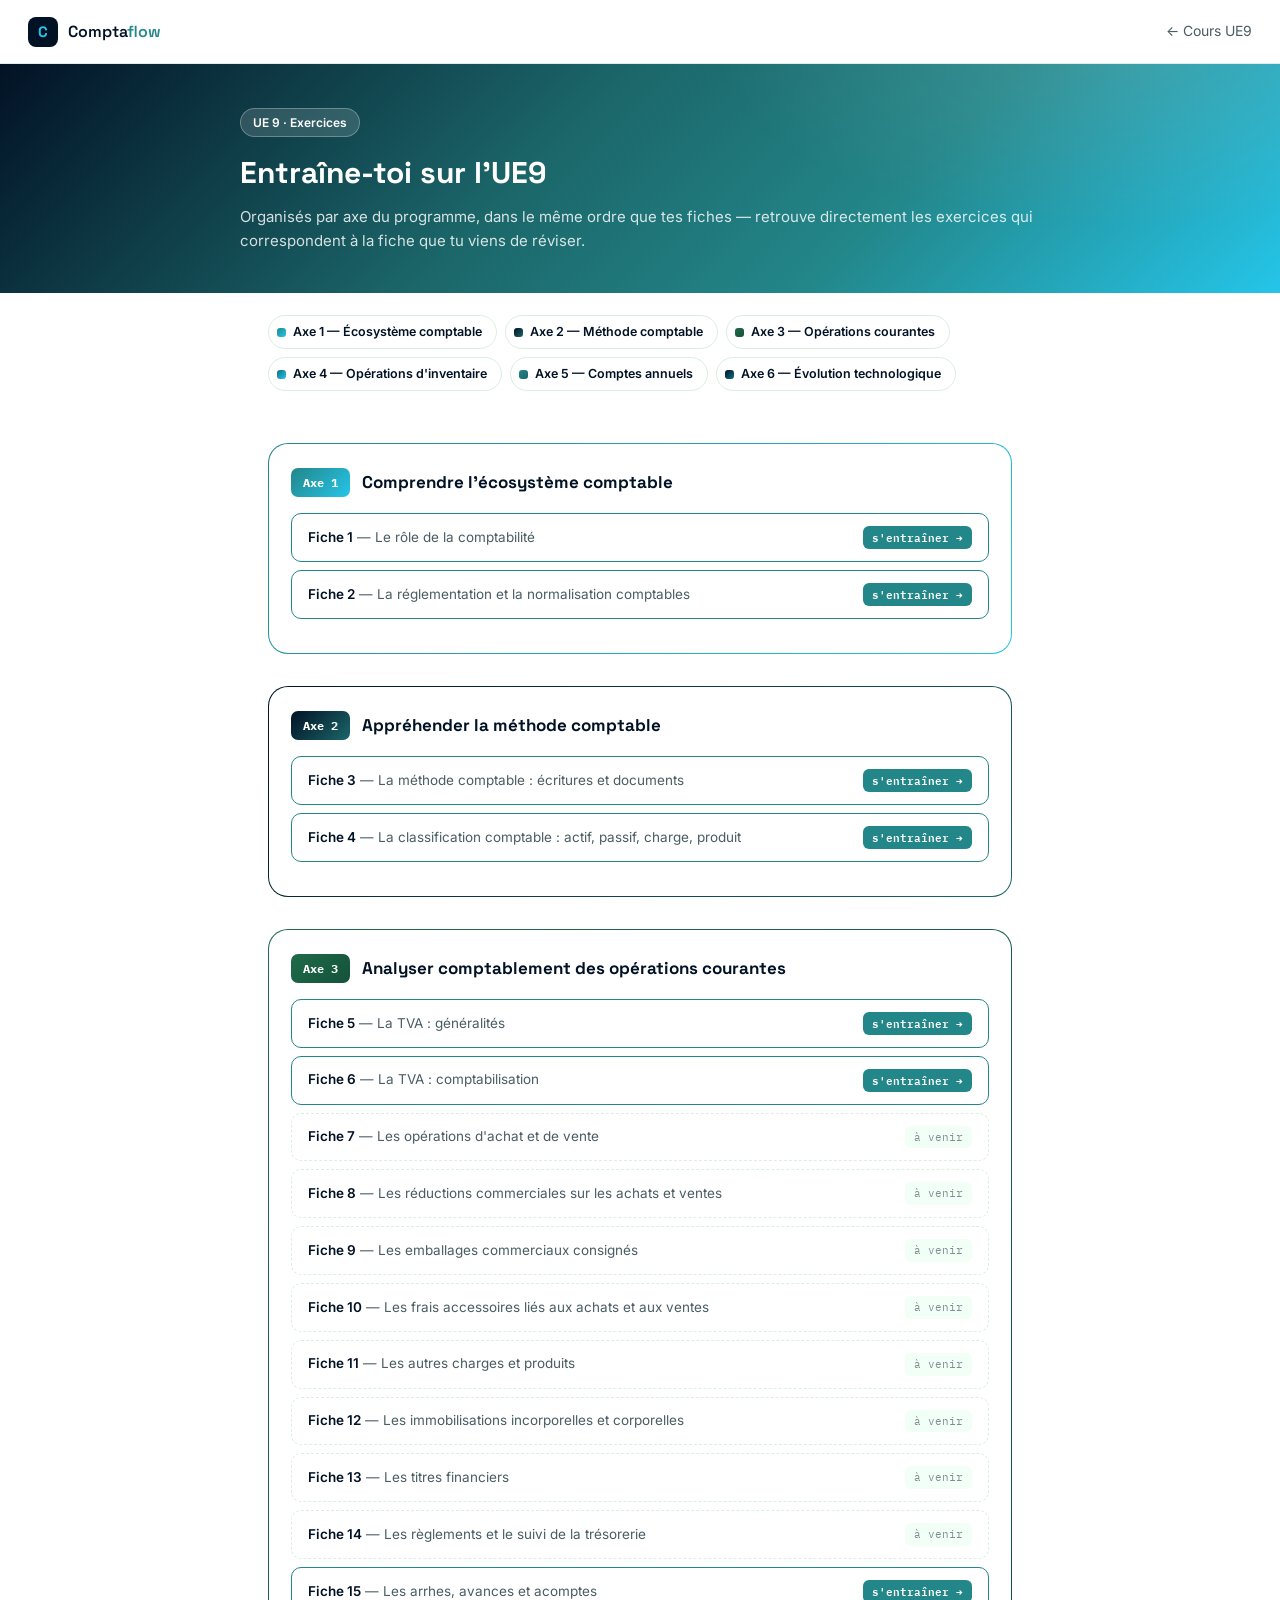
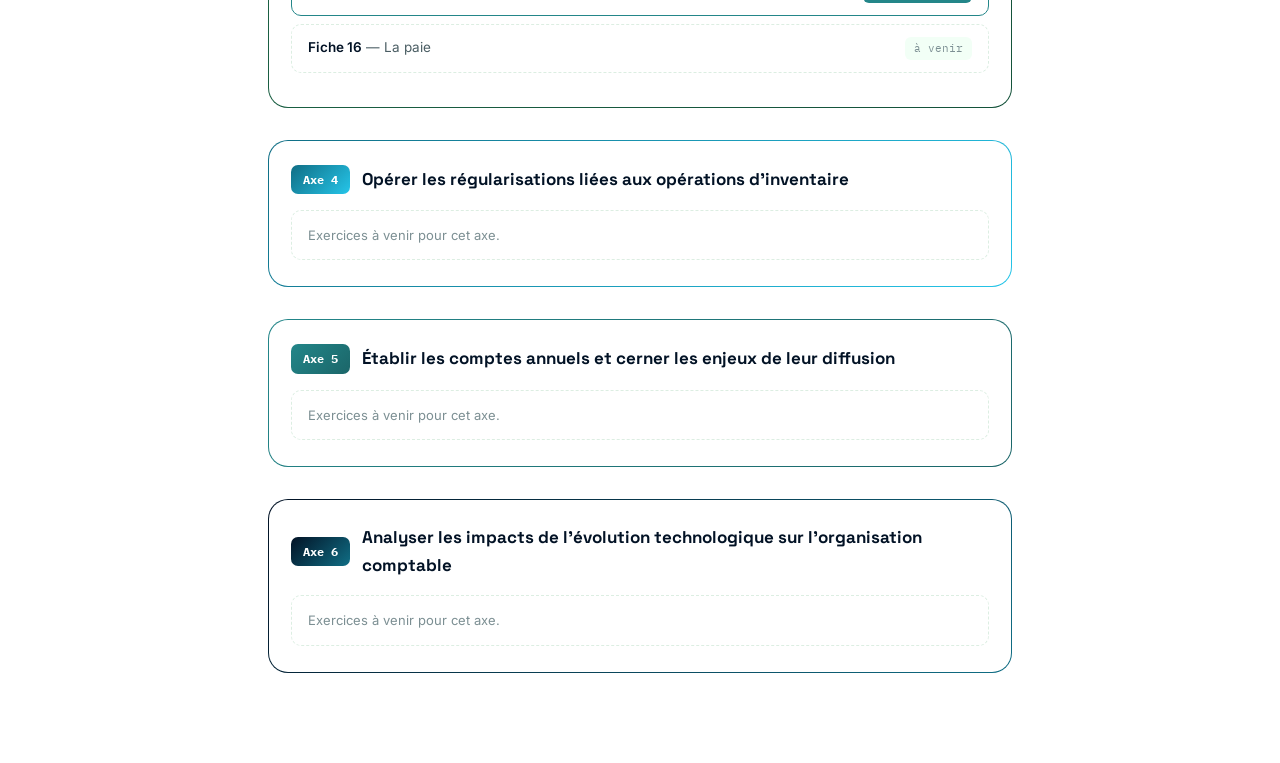
<file: exercices/ue9.html>
<!DOCTYPE html>
<html lang="fr">
<head>
<meta charset="UTF-8">
<meta name="viewport" content="width=device-width, initial-scale=1.0">
<title>Exercices — UE9 — Comptaflow</title>
<link rel="icon" href="data:image/svg+xml,<svg xmlns='http://www.w3.org/2000/svg' viewBox='0 0 100 100'><rect width='100' height='100' rx='20' fill='%23021225'/><text x='50' y='72' font-size='70' font-weight='bold' text-anchor='middle' fill='%2325C5E9' font-family='Arial'>C</text></svg>">
<link rel="preconnect" href="https://fonts.googleapis.com">
<link href="https://fonts.googleapis.com/css2?family=Space+Grotesk:wght@500;600;700&family=Inter:wght@400;500;600;700&family=IBM+Plex+Mono:wght@500;600&display=swap" rel="stylesheet">
<style>
:root{
  --mint:#F2FFF6; --tea:#CAFFDE; --sky:#25C5E9; --cyan:#238689; --ink:#021225;
  --cyan-dark:#1B6669; --sky-dark:#106E85;
  --ink-soft:#4A5D63; --ink-faint:#7C8F93;
  --line:#DCEEE2; --surface:#FFFFFF;
  --green:#1F6B4A; --amber-ink:#14523A;
  --radius:14px; --shadow:0 1px 2px rgba(2,18,37,.05), 0 12px 28px rgba(2,18,37,.07);
  --display:'Space Grotesk', system-ui, sans-serif;
  --body:'Inter', system-ui, sans-serif;
  --mono:'IBM Plex Mono', ui-monospace, monospace;
}
*{box-sizing:border-box;margin:0;padding:0}
html{scroll-behavior:smooth}
body{font-family:var(--body);background:#fff;color:var(--ink);line-height:1.6;-webkit-font-smoothing:antialiased}
a{color:inherit}

nav{position:sticky;top:0;z-index:100;display:flex;align-items:center;justify-content:space-between;
  padding:0 28px;height:64px;background:rgba(255,255,255,.9);backdrop-filter:saturate(1.3) blur(8px);
  border-bottom:1px solid var(--line)}
.logo{display:flex;align-items:center;gap:10px;text-decoration:none}
.logo-mark{width:30px;height:30px;border-radius:8px;background:var(--ink);display:flex;align-items:center;
  justify-content:center;color:var(--sky);font-family:var(--display);font-size:15px;font-weight:700}
.logo-name{font-family:var(--display);font-size:16px;font-weight:600;color:var(--ink)}
.logo-name span{color:var(--cyan)}
.back-link{font-size:14px;color:var(--ink-soft);text-decoration:none}
.back-link:hover{color:var(--ink)}

.header{position:relative;padding:44px 28px 40px;overflow:hidden;
  background:linear-gradient(135deg, var(--ink) 0%, var(--cyan-dark) 42%, var(--cyan) 68%, var(--sky) 100%)}
.header::after{content:"";position:absolute;inset:0;pointer-events:none;
  background:radial-gradient(700px 320px at 88% -10%, rgba(255,255,255,.12), transparent 60%)}
.header-inner{position:relative;max-width:800px;margin:0 auto}
.tag{display:inline-block;background:rgba(255,255,255,.14);border:1px solid rgba(255,255,255,.28);
  color:#fff;font-size:12px;font-weight:600;padding:4px 12px;border-radius:20px;margin-bottom:12px;
  backdrop-filter:blur(4px)}
.header h1{font-family:var(--display);font-size:30px;font-weight:700;color:#fff;margin-bottom:8px}
.header p{font-size:15px;color:rgba(255,255,255,.82)}

.progress-bar{max-width:800px;margin:0 auto;padding:22px 28px 0}
.progress-track{background:var(--line);border-radius:8px;height:8px;overflow:hidden}
.progress-fill{background:var(--sky);height:100%;width:0;transition:width .4s ease}
.progress-label{font-size:12px;color:var(--ink-faint);margin-top:8px;text-align:center}

/* ---- nav rapide vers les axes ---- */
.axe-nav{max-width:800px;margin:22px auto 0;padding:0 28px;display:flex;gap:8px;flex-wrap:wrap}
.axe-nav a{display:inline-flex;align-items:center;gap:7px;font-size:12.5px;font-weight:600;color:var(--ink);
  background:#fff;border:1px solid var(--line);border-radius:999px;padding:6px 14px 6px 8px;text-decoration:none}
.axe-nav a:hover{border-color:var(--cyan)}
.axe-nav-dot{width:9px;height:9px;border-radius:3px;flex-shrink:0}

.content{max-width:800px;margin:0 auto;padding:20px 28px 90px}

/* ---- bloc Axe : cadre à bordure dégradée (même logique que la fiche 1) ---- */
.axe-block{margin-top:32px;position:relative;padding:24px 22px 26px;border-radius:20px;
  border:1.5px solid transparent;
  background:linear-gradient(#fff,#fff) padding-box, linear-gradient(135deg, var(--ax-a), var(--ax-b)) border-box}
.axe-head{display:flex;align-items:center;gap:12px;margin-bottom:16px}
.axe-num{flex-shrink:0;font-family:var(--mono);font-size:12px;font-weight:700;color:#fff;
  background:linear-gradient(135deg, var(--ax-a), var(--ax-b));padding:5px 12px;border-radius:7px}
.axe-title{font-family:var(--display);font-size:17px;font-weight:700;color:var(--ink)}
.axe-empty{font-size:13px;color:var(--ink-faint);background:#fff;border:1px dashed var(--line);
  border-radius:10px;padding:14px 16px}

/* ---- carte exercice interactif (fiche avec exercice dispo) ---- */
.ex-card{background:#fff;border:1px solid var(--line);border-radius:16px;padding:22px;margin-bottom:14px;
  box-shadow:var(--shadow);scroll-margin-top:80px}
.ex-num{font-family:var(--mono);font-size:11px;font-weight:600;color:var(--cyan-dark);
  text-transform:uppercase;letter-spacing:.05em;margin-bottom:6px}
.ex-titre{font-family:var(--display);font-size:16px;font-weight:600;color:var(--ink);margin-bottom:16px}
.ex-texte{font-size:14.5px;line-height:2.3;color:var(--ink)}
.trou{display:inline-block;min-width:120px;border:1px solid var(--cyan);border-radius:6px;padding:4px 8px;
  font-size:13.5px;color:var(--cyan-dark);text-align:center;outline:none;background:#fff;font-family:inherit}
.trou:focus{border-color:var(--cyan-dark);box-shadow:0 0 0 2px rgba(35,134,137,.15)}
.trou.ok{border-color:var(--green);background:#E7FBEE;color:var(--green);font-weight:600}
.trou.ko{border-color:#8C2F34;background:#FBEAEA;color:#8C2F34}
.ex-actions{display:flex;gap:10px;margin-top:18px;align-items:center;flex-wrap:wrap}
.btn-verif{background:var(--cyan);color:#fff;border:none;padding:10px 20px;border-radius:8px;
  font-size:13.5px;font-weight:600;cursor:pointer;font-family:inherit}
.btn-verif:hover{background:var(--cyan-dark)}
.btn-corrige{background:#fff;color:var(--ink);border:1px solid var(--line);padding:10px 20px;border-radius:8px;
  font-size:13.5px;cursor:pointer;font-family:inherit}
.btn-corrige:hover{background:var(--mint)}
.result{font-size:13.5px;font-weight:600;margin-left:4px}
.result.ok{color:var(--green)}
.result.ko{color:#8C2F34}

/* ---- ligne placeholder (fiche sans exercice pour l'instant) ---- */
.fiche-row{display:flex;align-items:center;justify-content:space-between;background:#fff;
  border:1px dashed var(--line);border-radius:10px;padding:12px 16px;margin-bottom:8px}
.fiche-row-label{font-size:13.5px;color:var(--ink-soft)}
.fiche-row-label b{color:var(--ink);font-weight:600}
.fiche-row-status{font-family:var(--mono);font-size:10.5px;color:var(--ink-faint);
  background:var(--mint);border-radius:6px;padding:3px 9px}

/* ---- Bloc fiche avec plusieurs exercices (ex. Fiche 1) ---- */
.fiche-block{background:#fff;border:1.5px solid transparent;border-radius:18px;margin-bottom:14px;
  padding:22px 22px 20px;
  background:linear-gradient(#fff,#fff) padding-box, linear-gradient(135deg, var(--fb-a), var(--fb-b)) border-box;
  scroll-margin-top:80px}
.fiche-block-head{display:flex;align-items:center;gap:12px;margin-bottom:16px}
.fiche-block-badge{flex-shrink:0;width:34px;height:34px;border-radius:10px;color:#fff;display:flex;
  align-items:center;justify-content:center;font-family:var(--mono);font-weight:700;font-size:14px;
  background:linear-gradient(135deg, var(--fb-a), var(--fb-b))}
.fiche-block-titre{font-family:var(--display);font-size:16px;font-weight:700;color:var(--ink)}
.fiche-mini-nav{display:flex;flex-wrap:wrap;gap:8px;margin-bottom:18px}
.fiche-mini-nav a{font-size:12.5px;font-weight:600;color:var(--cyan-dark);background:var(--mint);
  border:1px solid var(--line);border-radius:999px;padding:6px 13px;text-decoration:none}
.fiche-mini-nav a:hover{border-color:var(--cyan)}
.fiche-block .ex-card{scroll-margin-top:80px}
.ex-hint{font-size:13px;color:var(--ink-faint);margin:-8px 0 14px}

/* ---- Exercice : texte à trous à glisser-déposer ---- */
.word-bank{display:flex;flex-wrap:wrap;gap:8px;margin:16px 0 4px;padding:14px;background:var(--mint);
  border-radius:10px;border:1px dashed var(--line)}
.word-chip{display:inline-block;padding:6px 13px;background:#fff;border:1.5px solid var(--cyan);
  border-radius:999px;font-size:13px;font-weight:600;color:var(--cyan-dark);cursor:grab;user-select:none;
  transition:opacity .15s,transform .1s}
.word-chip:active{cursor:grabbing}
.word-chip.selected{background:var(--cyan);color:#fff;transform:scale(1.05)}
.word-chip.used{opacity:.25;pointer-events:none}
.word-chip.dragging{opacity:.4}
.dropzone{display:inline-flex;align-items:center;justify-content:center;min-width:150px;min-height:30px;
  padding:3px 10px;margin:0 2px;border:1.5px dashed var(--cyan);border-radius:7px;background:#fff;
  color:var(--cyan-dark);font-weight:600;font-size:13.5px;cursor:pointer;vertical-align:middle}
.dropzone.filled{border-style:solid;background:#EAF6F5}
.dropzone.ok{border-color:var(--green);background:#E7FBEE;color:var(--green)}
.dropzone.ko{border-color:#8C2F34;background:#FBEAEA;color:#8C2F34}

/* ---- Exercice : vrai ou faux ---- */
.vf-row{display:flex;align-items:center;justify-content:space-between;gap:14px;padding:13px 16px;
  border:1px solid var(--line);border-radius:10px;margin-bottom:8px;background:#fff}
.vf-texte{font-size:13.5px;color:var(--ink);flex:1}
.vf-btns{display:flex;gap:6px;flex-shrink:0}
.vf-btn{font-family:inherit;font-size:12.5px;font-weight:600;padding:7px 14px;border-radius:7px;
  border:1.5px solid var(--line);background:#fff;color:var(--ink-soft);cursor:pointer}
.vf-btn.selected{border-color:var(--cyan);background:var(--cyan);color:#fff}
.vf-row.row-ok{border-color:var(--green);background:#F0FBF3}
.vf-row.row-ko{border-color:#8C2F34;background:#FDF2F2}

/* ---- Exercice : remettre dans l'ordre ---- */
.ordre-row{display:flex;align-items:center;gap:12px;padding:11px 14px;border:1px solid var(--line);
  border-radius:10px;margin-bottom:8px;background:#fff}
.ordre-rank{flex-shrink:0;width:26px;height:26px;border-radius:7px;background:var(--cyan);color:#fff;
  display:flex;align-items:center;justify-content:center;font-family:var(--mono);font-weight:700;font-size:12px}
.ordre-label{flex:1;font-size:13.5px;font-weight:600;color:var(--ink)}
.ordre-arrows{display:flex;gap:4px;flex-shrink:0}
.ordre-arrows button{width:28px;height:28px;border-radius:6px;border:1px solid var(--line);background:#fff;
  color:var(--cyan-dark);font-size:13px;cursor:pointer}
.ordre-arrows button:hover:not(:disabled){background:var(--mint)}
.ordre-arrows button:disabled{opacity:.3;cursor:default}
.ordre-row.row-ok{border-color:var(--green);background:#F0FBF3}
.ordre-row.row-ko{border-color:#8C2F34;background:#FDF2F2}

/* ---- Exercice : relier terme/définition ---- */
.relier-grid{display:grid;grid-template-columns:1fr 1fr;gap:14px;margin:16px 0 4px}
.relier-item{padding:11px 13px;border:1.5px solid var(--line);border-radius:9px;background:#fff;
  font-size:13px;margin-bottom:8px;cursor:pointer;transition:border-color .12s}
.relier-term{font-weight:600;color:var(--ink)}
.relier-def{color:var(--ink-soft)}
.relier-item.selected{border-color:var(--cyan);box-shadow:0 0 0 2px rgba(35,134,137,.15)}
.relier-item.locked{cursor:default}
.relier-item.pair-ko{border-color:#8C2F34 !important;background:#FDF2F2 !important}
@media(max-width:560px){ .relier-grid{grid-template-columns:1fr} }

@media(max-width:768px){
  nav{padding:0 18px}
  .header{padding:32px 18px 18px}
  .header h1{font-size:25px}
  .content{padding:16px 18px 60px}
  .axe-nav{padding:0 18px}
}

/* ---- Cas pratique (mini étude de cas) ---- */
.cas-contexte{font-size:13.5px;color:var(--ink-soft);line-height:1.7;margin-bottom:16px}
.cas-contexte b{color:var(--ink)}
.cas-table{width:100%;border-collapse:collapse;margin-bottom:16px;border:1px solid var(--line);border-radius:10px;overflow:hidden}
.cas-table th{background:var(--ink);color:#fff;font-size:12px;font-weight:600;padding:9px 14px;text-align:left}
.cas-table td{padding:8px 14px;font-size:13.5px;border-top:1px solid var(--line)}
.cas-table td.cas-total{font-weight:700;border-top:2px solid var(--ink)}
.cas-capital-row{background:var(--mint)}
.cas-capital-input{width:110px;text-align:center}

/* ---- Point de vigilance (alerte rouge) ---- */
.vigilance-box{margin:16px 0;background:#FDECEC;border:1.5px solid #E8A0A0;border-radius:10px;padding:14px 16px}
.vigilance-tag{display:inline-flex;align-items:center;gap:6px;font-family:var(--mono);font-size:11px;font-weight:700;
  letter-spacing:.05em;text-transform:uppercase;color:#B3261E;margin-bottom:6px}
.vigilance-box p{margin:0;font-size:13px;color:#7A1E1E;line-height:1.6}

/* ---- Natures de comptes (4 cartes colorées avec icône) ---- */
.natures-grid{display:grid;grid-template-columns:repeat(auto-fit,minmax(160px,1fr));gap:10px;margin:16px 0}
.nature-card{border-radius:10px;padding:14px;border:1.6px solid var(--nc);background:color-mix(in srgb, var(--nc) 7%, white)}
.nature-icon{font-size:22px;margin-bottom:6px}
.nature-nom{font-weight:700;font-size:13px;color:var(--nc);margin-bottom:4px}
.nature-exemples{font-size:12px;color:var(--ink-soft);line-height:1.5}

/* ---- Questions ouvertes avec réponse à révéler ---- */
.qr-item{border:1px solid var(--line);border-radius:10px;padding:12px 14px;margin-bottom:8px;background:#fff}
.qr-question{font-size:13.5px;font-weight:600;color:var(--ink)}
.qr-reponse{font-size:13px;color:var(--cyan-dark);margin-top:8px;padding-top:8px;border-top:1px dashed var(--line);display:none}
.qr-reponse.visible{display:block}

.fiche-row.disponible{cursor:pointer;border-style:solid;border-color:var(--cyan);text-decoration:none;color:inherit;display:flex}
.fiche-row.disponible:hover{border-color:var(--cyan-dark);box-shadow:0 4px 14px rgba(35,134,137,.12)}
.fiche-row-status.dispo{background:var(--cyan);color:#fff;font-weight:600}
</style>

<body>
<nav>
  <a class="logo" href="/"><div class="logo-mark">C</div><span class="logo-name">Compta<span>flow</span></span></a>
  <a class="back-link" href="/cours/ue9.html">← Cours UE9</a>
</nav>

<div class="header">
  <div class="header-inner">
    <div class="tag">UE 9 · Exercices</div>
    <h1>Entraîne-toi sur l'UE9</h1>
    <p>Organisés par axe du programme, dans le même ordre que tes fiches — retrouve directement les exercices qui correspondent à la fiche que tu viens de réviser.</p>
  </div>
</div>

<div class="axe-nav">
  <a href="#axe-1"><span class="axe-nav-dot" style="background:linear-gradient(135deg,#238689,#25C5E9)"></span>Axe 1 — Écosystème comptable</a>
  <a href="#axe-2"><span class="axe-nav-dot" style="background:linear-gradient(135deg,#021225,#1B6669)"></span>Axe 2 — Méthode comptable</a>
  <a href="#axe-3"><span class="axe-nav-dot" style="background:linear-gradient(135deg,#1F6B4A,#14523A)"></span>Axe 3 — Opérations courantes</a>
  <a href="#axe-4"><span class="axe-nav-dot" style="background:linear-gradient(135deg,#106E85,#25C5E9)"></span>Axe 4 — Opérations d'inventaire</a>
  <a href="#axe-5"><span class="axe-nav-dot" style="background:linear-gradient(135deg,#238689,#1B6669)"></span>Axe 5 — Comptes annuels</a>
  <a href="#axe-6"><span class="axe-nav-dot" style="background:linear-gradient(135deg,#021225,#106E85)"></span>Axe 6 — Évolution technologique</a>
</div>

<div class="content">
  <div class="axe-block" id="axe-1" style="--ax-a:#238689;--ax-b:#25C5E9">
    <div class="axe-head"><span class="axe-num">Axe 1</span><span class="axe-title">Comprendre l'écosystème comptable</span></div>
    <a class="fiche-row disponible" href="exercice.html?id=1"><div class="fiche-row-label"><b>Fiche 1</b> — Le rôle de la comptabilité</div><div class="fiche-row-status dispo">s'entraîner →</div></a>
    <a class="fiche-row disponible" href="exercice.html?id=2"><div class="fiche-row-label"><b>Fiche 2</b> — La réglementation et la normalisation comptables</div><div class="fiche-row-status dispo">s'entraîner →</div></a>
  </div>

  <div class="axe-block" id="axe-2" style="--ax-a:#021225;--ax-b:#1B6669">
    <div class="axe-head"><span class="axe-num">Axe 2</span><span class="axe-title">Appréhender la méthode comptable</span></div>
    <a class="fiche-row disponible" href="exercice.html?id=3"><div class="fiche-row-label"><b>Fiche 3</b> — La méthode comptable : écritures et documents</div><div class="fiche-row-status dispo">s'entraîner →</div></a>
    <a class="fiche-row disponible" href="exercice.html?id=4"><div class="fiche-row-label"><b>Fiche 4</b> — La classification comptable : actif, passif, charge, produit</div><div class="fiche-row-status dispo">s'entraîner →</div></a>
  </div>

  <div class="axe-block" id="axe-3" style="--ax-a:#1F6B4A;--ax-b:#14523A">
    <div class="axe-head"><span class="axe-num">Axe 3</span><span class="axe-title">Analyser comptablement des opérations courantes</span></div>
    <a class="fiche-row disponible" href="exercice.html?id=5"><div class="fiche-row-label"><b>Fiche 5</b> — La TVA : généralités</div><div class="fiche-row-status dispo">s'entraîner →</div></a>
    <a class="fiche-row disponible" href="exercice.html?id=6"><div class="fiche-row-label"><b>Fiche 6</b> — La TVA : comptabilisation</div><div class="fiche-row-status dispo">s'entraîner →</div></a>
    <div class="fiche-row"><div class="fiche-row-label"><b>Fiche 7</b> — Les opérations d'achat et de vente</div><div class="fiche-row-status">à venir</div></div>
    <div class="fiche-row"><div class="fiche-row-label"><b>Fiche 8</b> — Les réductions commerciales sur les achats et ventes</div><div class="fiche-row-status">à venir</div></div>
    <div class="fiche-row"><div class="fiche-row-label"><b>Fiche 9</b> — Les emballages commerciaux consignés</div><div class="fiche-row-status">à venir</div></div>
    <div class="fiche-row"><div class="fiche-row-label"><b>Fiche 10</b> — Les frais accessoires liés aux achats et aux ventes</div><div class="fiche-row-status">à venir</div></div>
    <div class="fiche-row"><div class="fiche-row-label"><b>Fiche 11</b> — Les autres charges et produits</div><div class="fiche-row-status">à venir</div></div>
    <div class="fiche-row"><div class="fiche-row-label"><b>Fiche 12</b> — Les immobilisations incorporelles et corporelles</div><div class="fiche-row-status">à venir</div></div>
    <div class="fiche-row"><div class="fiche-row-label"><b>Fiche 13</b> — Les titres financiers</div><div class="fiche-row-status">à venir</div></div>
    <div class="fiche-row"><div class="fiche-row-label"><b>Fiche 14</b> — Les règlements et le suivi de la trésorerie</div><div class="fiche-row-status">à venir</div></div>
    <a class="fiche-row disponible" href="exercice.html?id=15"><div class="fiche-row-label"><b>Fiche 15</b> — Les arrhes, avances et acomptes</div><div class="fiche-row-status dispo">s'entraîner →</div></a>
    <div class="fiche-row"><div class="fiche-row-label"><b>Fiche 16</b> — La paie</div><div class="fiche-row-status">à venir</div></div>
  </div>

  <div class="axe-block" id="axe-4" style="--ax-a:#106E85;--ax-b:#25C5E9">
    <div class="axe-head"><span class="axe-num">Axe 4</span><span class="axe-title">Opérer les régularisations liées aux opérations d'inventaire</span></div>
    <div class="axe-empty">Exercices à venir pour cet axe.</div>
  </div>

  <div class="axe-block" id="axe-5" style="--ax-a:#238689;--ax-b:#1B6669">
    <div class="axe-head"><span class="axe-num">Axe 5</span><span class="axe-title">Établir les comptes annuels et cerner les enjeux de leur diffusion</span></div>
    <div class="axe-empty">Exercices à venir pour cet axe.</div>
  </div>

  <div class="axe-block" id="axe-6" style="--ax-a:#021225;--ax-b:#106E85">
    <div class="axe-head"><span class="axe-num">Axe 6</span><span class="axe-title">Analyser les impacts de l'évolution technologique sur l'organisation comptable</span></div>
    <div class="axe-empty">Exercices à venir pour cet axe.</div>
  </div>

</div>

</body>
</html>
</file>
<file: cours/fiche-detail.css>
/* ==========================================================================
   Comptaflow — fiche-detail.css
   Feuille de style des fiches détaillées de révision (UE9).

   Palette de marque (révisée — famille menthe/cyan/encre, pensée pour une
   lecture prolongée sans fatigue oculaire) :
     Mint Cream #F2FFF6 · Tea Green #CAFFDE · Sky Aqua #25C5E9
     Dark Cyan  #238689 · Ink Black #021225

   Rôle des couleurs (structurel, pas décoratif) — les noms de variables
   historiques (--blue, --teal, --violet, --amber, --red, --indigo) sont
   conservés à l'identique car ils sont référencés directement par les
   classes générées depuis les fiches JSON (t-blue, c-teal, etc.) : seules
   leurs VALEURS changent ici, aucune fiche existante n'a besoin d'être
   modifiée.
     --blue (Dark Cyan)   = notions clés
     --teal (Sky Aqua)    = vocabulaire
     --violet (Ink Black) = questions types
     --amber (vert dérivé de Tea Green) = ce qui concerne l'examen
                                            (utilité + annales) — l'accent
                                            "à retenir en priorité"
     --red / --indigo     = tons additionnels pour les schémas (métiers,
                             pyramide), dérivés de la même famille cyan/encre
   ========================================================================== */

@import url('https://fonts.googleapis.com/css2?family=Space+Grotesk:wght@500;600;700&family=Inter:wght@400;500;600&family=IBM+Plex+Mono:wght@500;600&display=swap');

:root {
  /* ---- palette de base fournie ---- */
  --mint: #F2FFF6;
  --tea: #CAFFDE;
  --sky: #25C5E9;
  --cyan: #238689;
  --inkblack: #021225;

  /* ---- rôles sémantiques (mêmes noms qu'avant, nouvelles valeurs) ---- */
  --blue: var(--cyan);
  --blue-ink: #1B6669;
  --teal: var(--sky);
  --teal-ink: #106E85;
  --violet: var(--inkblack);
  --violet-ink: #12263B;
  --amber: #1F6B4A;
  --amber-ink: #14523A;
  --red: #0B4A52;
  --red-ink: #083539;
  --indigo: #08333A;

  --ink: var(--inkblack);
  --ink-soft: #4A5D63;
  --ink-faint: #7C8F93;
  --line: #DCEEE2;
  --surface: #FFFFFF;
  --bg: var(--mint);

  --radius: 16px;
  --radius-sm: 10px;
  --shadow: 0 1px 2px rgba(2, 18, 37, .04), 0 12px 32px rgba(2, 18, 37, .06);
  --maxw: 860px;

  --display: 'Space Grotesk', system-ui, sans-serif;
  --body: 'Inter', system-ui, sans-serif;
  --mono: 'IBM Plex Mono', ui-monospace, monospace;
}

* { box-sizing: border-box; }

body {
  margin: 0;
  font-family: var(--body);
  color: var(--ink);
  background: #fff;
  line-height: 1.6;
  -webkit-font-smoothing: antialiased;
}

.wrap { max-width: var(--maxw); margin: 0 auto; padding: 0 20px; }

/* ---------- Barre supÃ©rieure / retour ---------- */
.topbar {
  border-bottom: 1px solid var(--line);
  background: rgba(255, 255, 255, .8);
  backdrop-filter: saturate(1.2) blur(6px);
  position: sticky; top: 0; z-index: 20;
}
.topbar .wrap { display: flex; align-items: center; justify-content: space-between; height: 58px; }
.brand { font-family: var(--display); font-weight: 700; letter-spacing: -.02em; color: var(--ink); text-decoration: none; font-size: 1.05rem; }
.brand span { color: var(--blue); }
.back { font-size: .9rem; color: var(--ink-soft); text-decoration: none; display: inline-flex; align-items: center; gap: .4rem; }
.back:hover { color: var(--blue-ink); }

/* ---------- En-tête de fiche : bannière hero dégradée (même palette que l'accueil) ---------- */
.fiche-header {
  position: relative;
  width: 100vw;
  margin-left: calc(50% - 50vw);
  margin-right: calc(50% - 50vw);
  padding: 46px calc(50vw - 50%) 40px;
  background: linear-gradient(135deg, var(--violet) 0%, var(--blue-ink) 42%, var(--blue) 68%, var(--teal) 100%);
  overflow: hidden;
}
.fiche-header::after {
  content: ""; position: absolute; inset: 0; pointer-events: none;
  background: radial-gradient(700px 320px at 88% -10%, rgba(255,255,255,.12), transparent 60%);
}
.fiche-header > * { position: relative; }
.eyebrow {
  font-family: var(--mono); font-size: .72rem; letter-spacing: .16em;
  text-transform: uppercase; color: rgba(255,255,255,.68); margin: 0 0 14px;
}
.fiche-num {
  display: inline-flex; align-items: center; gap: .55rem;
  font-family: var(--mono); font-weight: 600; font-size: .8rem;
  color: #fff; background: rgba(255,255,255,.14); border: 1px solid rgba(255,255,255,.28);
  padding: .3rem .7rem; border-radius: 999px; margin-bottom: 14px; backdrop-filter: blur(4px);
}
h1.fiche-title {
  font-family: var(--display); font-weight: 700; letter-spacing: -.025em; color: #fff;
  font-size: clamp(1.9rem, 5vw, 2.7rem); line-height: 1.08; margin: 0 0 18px;
}
.motscles { display: flex; flex-wrap: wrap; gap: 8px; margin: 0 0 26px; }
.chip {
  font-size: .82rem; color: rgba(255,255,255,.88); background: rgba(255,255,255,.1);
  border: 1px solid rgba(255,255,255,.25); border-radius: 999px; padding: .32rem .74rem;
}
.header-actions { display: flex; flex-wrap: wrap; gap: 12px; margin-bottom: 8px; }
.btn-exos {
  display: inline-flex; align-items: center; gap: .6rem;
  font-family: var(--display); font-weight: 700; font-size: .98rem;
  color: var(--ink); text-decoration: none;
  background: #fff;
  padding: .78rem 1.3rem; border-radius: 12px;
  box-shadow: 0 10px 24px rgba(2, 18, 37, .28);
  transition: transform .15s ease, box-shadow .15s ease;
}
.btn-exos:hover { transform: translateY(-2px); background: var(--teal); }
.btn-exos .arrow { transition: transform .15s ease; }
.btn-exos:hover .arrow { transform: translateX(3px); }

/* ---------- Sections ---------- */
.section { margin: 34px 0; }
.section-head { display: flex; align-items: center; gap: .7rem; margin: 0 0 18px; }
.section-tag {
  font-family: var(--mono); font-size: .7rem; letter-spacing: .12em; text-transform: uppercase;
  padding: .28rem .6rem; border-radius: 7px; color: #fff; white-space: nowrap;
}
.section-head h2 {
  font-family: var(--display); font-weight: 600; letter-spacing: -.02em;
  font-size: 1.3rem; margin: 0;
}
.t-blue   { background: var(--blue); }
.t-teal   { background: var(--teal); }
.t-violet { background: var(--violet); }
.t-amber  { background: var(--amber); }

.card {
  background: var(--surface); border: 1px solid var(--line);
  border-radius: var(--radius); box-shadow: var(--shadow);
  padding: 22px 24px;
}

/* ---------- BaromÃ¨tre d'utilitÃ© (Ã©lÃ©ment signature) ---------- */
.gauge-card { padding: 26px 24px; border-top: 4px solid var(--amber); }
.gauge-top { display: flex; align-items: baseline; justify-content: space-between; flex-wrap: wrap; gap: 8px; }
.gauge-num { font-family: var(--mono); font-weight: 600; font-size: 2.6rem; color: var(--amber-ink); line-height: 1; }
.gauge-num small { font-size: 1.1rem; }
.gauge-level { font-family: var(--display); font-weight: 600; color: var(--ink); font-size: 1rem; }
.gauge-track {
  position: relative; height: 12px; border-radius: 999px; margin: 16px 0 6px;
  background: linear-gradient(90deg, var(--tea) 0%, var(--sky) 55%, var(--cyan) 100%);
  overflow: hidden;
}
.gauge-fill {
  position: absolute; inset: 0 auto 0 0; width: 0;
  background: linear-gradient(90deg, var(--sky), var(--cyan));
  border-radius: 999px; transition: width 1.1s cubic-bezier(.22, 1, .36, 1);
}
.gauge-scale { display: flex; justify-content: space-between; font-family: var(--mono); font-size: .68rem; color: var(--ink-soft); }
.gauge-comment { margin: 16px 0 0; color: var(--ink-soft); font-size: .95rem; }
.themes { margin: 18px 0 0; padding: 16px 0 0; border-top: 1px dashed var(--line); }
.themes h4 { font-family: var(--display); font-size: .82rem; text-transform: uppercase; letter-spacing: .08em; color: var(--ink-soft); margin: 0 0 10px; }
.themes ul { margin: 0; padding: 0; list-style: none; display: grid; gap: 7px; }
.themes li { font-size: .9rem; display: flex; gap: .55rem; }
.themes li::before { content: "▸"; color: var(--amber); }

/* ---------- Notions ---------- */
.notion { border: 1px solid var(--line); border-left: 4px solid var(--blue); border-radius: var(--radius-sm); padding: 16px 18px; background: var(--surface); }
.notion + .notion { margin-top: 12px; }
.notion h3 { font-family: var(--display); font-weight: 600; font-size: 1.04rem; margin: 0 0 6px; }
.notion p { margin: 0; color: var(--ink-soft); }
.ref {
  display: inline-block; font-family: var(--mono); font-size: .72rem; font-weight: 600;
  color: var(--blue-ink); background: rgba(35, 134, 137, .1);
  padding: .16rem .5rem; border-radius: 6px; margin: 0 0 8px;
}
.formule {
  font-family: var(--mono); font-weight: 600; color: var(--ink);
  background: #EAF6F5; border: 1px solid #CDEBEA; border-radius: 8px;
  padding: .6rem .8rem; margin: 8px 0 4px; text-align: center; font-size: .95rem;
}

/* ---------- Tableau comparatif ---------- */
.table-scroll { overflow-x: auto; margin-top: 12px; border-radius: var(--radius-sm); border: 1px solid var(--line); }
table.compare { width: 100%; border-collapse: collapse; min-width: 620px; font-size: .88rem; }
table.compare th, table.compare td { padding: 10px 12px; text-align: left; border-bottom: 1px solid var(--line); }
table.compare thead th { background: var(--blue); color: #fff; font-family: var(--display); font-weight: 600; }
table.compare tbody th { background: #EAF6F5; font-weight: 600; color: var(--ink); white-space: normal; width: 22%; max-width: 220px; vertical-align: top; }
table.compare tbody td { vertical-align: top; }
table.compare tbody tr:last-child td, table.compare tbody tr:last-child th { border-bottom: 0; }

/* ---------- Timeline ---------- */
.timeline { list-style: none; margin: 12px 0 0; padding: 0 0 0 6px; }
.timeline li { display: grid; grid-template-columns: 66px 1fr; gap: 14px; padding: 8px 0; border-left: 2px solid var(--line); padding-left: 16px; margin-left: 6px; position: relative; }
.timeline li::before { content: ""; position: absolute; left: -6px; top: 14px; width: 10px; height: 10px; border-radius: 50%; background: var(--blue); border: 2px solid #fff; }
.timeline .year { font-family: var(--mono); font-weight: 600; color: var(--blue-ink); }
.timeline .event { color: var(--ink-soft); font-size: .92rem; }

/* ---------- Vocabulaire ---------- */
.vocab { display: grid; gap: 10px; }
.vocab dt { font-family: var(--display); font-weight: 600; color: var(--teal-ink); }
.vocab dd { margin: 2px 0 0; color: var(--ink-soft); font-size: .93rem; }
.vocab .row { border: 1px solid var(--line); border-left: 4px solid var(--teal); border-radius: var(--radius-sm); padding: 12px 16px; background: var(--surface); }

/* ---------- Questions types ---------- */
.qlist { counter-reset: q; list-style: none; margin: 0; padding: 0; display: grid; gap: 10px; }
.qlist li {
  counter-increment: q; position: relative; padding: 14px 16px 14px 52px;
  background: var(--surface); border: 1px solid var(--line); border-left: 4px solid var(--violet);
  border-radius: var(--radius-sm); font-size: .96rem;
}
.qlist li::before {
  content: counter(q, decimal-leading-zero); position: absolute; left: 16px; top: 12px;
  font-family: var(--mono); font-weight: 600; font-size: .82rem; color: var(--violet-ink);
}

/* ---------- Annales ---------- */
.annales-card { border-top: 4px solid var(--amber); }
.annales-note { color: var(--ink-soft); font-size: .93rem; background: #E7FBEE; border: 1px solid #B9EFC7; border-radius: var(--radius-sm); padding: 14px 16px; margin: 0 0 16px; }
.annale { border: 1px solid var(--line); border-radius: var(--radius-sm); padding: 16px; margin-top: 12px; }
.annale .year-tag { font-family: var(--mono); font-size: .74rem; font-weight: 600; color: var(--amber-ink); background: rgba(31, 107, 74, .12); padding: .18rem .55rem; border-radius: 6px; }
.annale h4 { font-family: var(--display); margin: 10px 0 6px; font-size: 1rem; }
.annale .corrige { color: var(--ink-soft); font-size: .93rem; }
.recur { margin: 0; padding: 0; list-style: none; display: grid; gap: 6px; }
.recur li { font-size: .9rem; display: flex; gap: .5rem; color: var(--ink-soft); }
.recur li::before { content: "•"; color: var(--amber); }
.empty { font-style: italic; color: var(--ink-soft); font-size: .9rem; padding: 10px 0; }

/* ---------- Info format Ã©preuve ---------- */
.format-note { font-size: .88rem; color: var(--ink-soft); border-left: 3px solid var(--blue); padding: 4px 0 4px 14px; margin: 16px 0; }

/* ---------- Pied ---------- */
.foot { color: var(--ink-soft); font-size: .82rem; text-align: center; padding: 40px 0 60px; }

/* ---------- Ã‰tats de chargement / erreur ---------- */
.state { text-align: center; padding: 80px 20px; color: var(--ink-soft); }
.state .spin { width: 26px; height: 26px; border: 3px solid var(--line); border-top-color: var(--blue); border-radius: 50%; margin: 0 auto 14px; animation: spin .8s linear infinite; }
@keyframes spin { to { transform: rotate(360deg); } }

@media (max-width: 560px) {
  .fiche-header { padding-top: 30px; }
  .timeline li { grid-template-columns: 54px 1fr; }
}

@media (prefers-reduced-motion: reduce) {
  .gauge-fill { transition: none; }
  .btn-exos, .btn-exos .arrow { transition: none; }
  .spin { animation: none; }
}

/* ==========================================================================
   SchÃ©mas visuels (flux, pyramide, mÃ©tiers, trÃ©sorerie)
   ========================================================================== */
/* --red, --red-ink et --indigo sont déjà définis dans le :root principal ci-dessus */

/* ---- Flux (systÃ¨me comptable) ---- */
.flux { margin-top: 16px; }
.flux-row { display: flex; flex-wrap: wrap; align-items: stretch; gap: 8px; }
.flux-step {
  flex: 1 1 0; min-width: 130px; display: flex; align-items: center; justify-content: center;
  text-align: center; padding: 16px 12px; border-radius: 12px; color: #fff;
  font-family: var(--display); font-weight: 600; font-size: .92rem; line-height: 1.25;
}
.flux-step.c-blue { background: var(--blue); }
.flux-step.c-teal { background: var(--teal); }
.flux-step.c-violet { background: var(--violet); }
.flux-arrow { display: flex; align-items: center; color: var(--ink-soft); font-size: 1.4rem; font-weight: 700; }
.flux-io { display: flex; align-items: center; gap: 10px; margin-top: 14px; }
.flux-tag {
  font-size: .85rem; padding: .45rem .8rem; border-radius: 9px; background: #EEF6F1;
  color: var(--ink); border: 1px solid var(--line); white-space: nowrap;
}
.flux-tag.in { border-left: 3px solid var(--blue); }
.flux-tag.out { border-left: 3px solid var(--violet); }
.flux-connector {
  flex: 1; height: 0; border-top: 2px dashed var(--line); position: relative;
}
.flux-connector::after {
  content: "▶"; position: absolute; right: -2px; top: 50%; transform: translateY(-50%);
  color: var(--line); font-size: .7rem;
}

/* ---- Pyramide de Kelsen (sources du droit) ---- */
.pyramide { margin-top: 18px; display: flex; gap: 12px; align-items: stretch; }
.pyr-axis {
  display: flex; align-items: center; justify-content: center;
  writing-mode: vertical-rl; transform: rotate(180deg);
  font-family: var(--mono); font-size: .68rem; letter-spacing: .1em;
  color: var(--ink-soft); text-transform: uppercase; white-space: nowrap;
}
.pyr-stack { flex: 1; display: flex; flex-direction: column; align-items: center; gap: 6px; }
.pyr-tier {
  border-radius: 10px; padding: 12px 18px; color: #fff; text-align: center;
  box-shadow: var(--shadow); transition: transform .12s ease;
}
.pyr-tier:hover { transform: scale(1.015); }
.pyr-niveau { display: block; font-family: var(--display); font-weight: 700; font-size: .98rem; }
.pyr-items { display: block; font-size: .8rem; opacity: .93; margin-top: 3px; line-height: 1.35; }
.pyr-tier.tier-0 { background: linear-gradient(135deg, #021225, #1B6669); }
.pyr-tier.tier-1 { background: linear-gradient(135deg, #1B6669, #238689); }
.pyr-tier.tier-2 { background: linear-gradient(135deg, #238689, #25C5E9); }
.pyr-tier.tier-3 { background: linear-gradient(135deg, #106E85, #25C5E9); }

/* ---- Escalier des mÃ©tiers ---- */
.metiers { margin-top: 16px; }
.metiers-stair { display: flex; flex-direction: column; gap: 10px; }
.metier-step {
  display: flex; gap: 14px; background: var(--surface); border: 1px solid var(--line);
  border-radius: 12px; padding: 14px 16px 14px 18px; position: relative; overflow: hidden;
  margin-left: calc(var(--i) * 22px);
}
.metier-step::before { content: ""; position: absolute; left: 0; top: 0; bottom: 0; width: 5px; }
.metier-step.c-blue::before   { background: var(--blue); }
.metier-step.c-teal::before   { background: var(--teal); }
.metier-step.c-violet::before { background: var(--violet); }
.metier-step.c-amber::before  { background: var(--amber); }
.metier-step.c-red::before    { background: var(--red); }
.metier-badge {
  flex: 0 0 auto; align-self: flex-start; font-family: var(--mono); font-weight: 600;
  font-size: .8rem; color: #fff; padding: .42rem .62rem; border-radius: 8px; white-space: nowrap;
}
.metier-step.c-blue   .metier-badge { background: var(--blue); }
.metier-step.c-teal   .metier-badge { background: var(--teal); }
.metier-step.c-violet .metier-badge { background: var(--violet); }
.metier-step.c-amber  .metier-badge { background: var(--amber); }
.metier-step.c-red    .metier-badge { background: var(--red); }
.metier-body { flex: 1; min-width: 0; }
.metier-top { display: flex; justify-content: space-between; gap: 10px; align-items: baseline; flex-wrap: wrap; }
.metier-nom { font-family: var(--display); font-weight: 600; font-size: 1rem; }
.metier-duree { font-family: var(--mono); font-size: .74rem; color: var(--ink-soft); }
.metier-diplome { font-size: .85rem; color: var(--blue-ink); font-weight: 500; margin: 3px 0 4px; }
.metier-missions { font-size: .88rem; color: var(--ink-soft); }

.passerelles { margin-top: 14px; background: #EDF2F3; border: 1px solid #D6E2E3; border-radius: 12px; padding: 14px 16px; }
.passerelles h4 { margin: 0 0 8px; font-family: var(--display); font-size: .82rem; color: var(--violet-ink); text-transform: uppercase; letter-spacing: .06em; }
.passerelles ul { margin: 0; padding: 0; list-style: none; display: grid; gap: 6px; }
.passerelles li { font-size: .88rem; color: var(--ink-soft); display: flex; gap: .55rem; }
.passerelles li::before { content: "→"; color: var(--violet); font-weight: 700; }

/* ---- SchÃ©ma trÃ©sorerie / valeur ---- */
.treso { margin-top: 16px; }
.treso svg { width: 100%; height: auto; display: block; }
.treso-legend { display: flex; gap: 18px; flex-wrap: wrap; margin-top: 10px; font-size: .85rem; color: var(--ink-soft); }
.treso-legend span { display: inline-flex; align-items: center; gap: .45rem; }
.treso-legend i { width: 16px; height: 4px; border-radius: 2px; display: inline-block; }

@media (max-width: 560px) {
  .flux-row { flex-direction: column; }
  .flux-arrow { transform: rotate(90deg); align-self: center; }
  .metier-step { margin-left: calc(var(--i) * 9px); }
  .pyr-axis { font-size: .6rem; }
}

/* ---- Sommaire cliquable ---- */
.sommaire { position: relative; overflow: hidden; background: #fff; border: 1px solid var(--line); border-radius: var(--radius); padding: 24px 24px 20px; margin: 20px 0 30px; scroll-margin-top: 90px; }
.sommaire::before { content: ""; position: absolute; top: 0; left: 0; right: 0; height: 4px; background: linear-gradient(90deg, #238689, #021225, #1F6B4A, #106E85, #238689, #021225, #1F6B4A); }
.sommaire-title { font-family: var(--mono); font-size: .7rem; font-weight: 700; letter-spacing: .08em; text-transform: uppercase; color: var(--blue); margin-bottom: 14px; }
.sommaire-list { list-style: none; margin: 0; padding: 0; }
.sommaire-item { margin-bottom: 10px; font-size: .93rem; }
.sommaire-item > a, .sommaire-item > span { display: inline-flex; align-items: center; gap: 9px; font-weight: 700; color: var(--ink); text-decoration: none; }
.sommaire-item > a:hover { color: var(--blue); }
.sommaire-dot { width: 11px; height: 11px; border-radius: 3.5px; flex-shrink: 0; box-shadow: 0 1px 3px rgba(2,18,37,.25); }
.sommaire-sub { list-style: none; margin: 7px 0 2px 30px; padding: 0; display: flex; flex-direction: column; gap: 6px; }
.sommaire-sub li a { font-size: .87rem; color: var(--ink-soft); text-decoration: none; }
.sommaire-sub li a:hover { color: var(--blue); text-decoration: underline; }

/* ---- Découpage en parties / sous-parties dans le corps de la fiche ---- */
.partie-marker { display: flex; align-items: center; gap: 14px; margin: 38px 0 18px; padding-top: 24px; border-top: 2px solid var(--line); scroll-margin-top: 90px; }
.partie-marker:first-of-type { border-top: none; padding-top: 0; margin-top: 4px; }
.partie-num { flex-shrink: 0; width: 38px; height: 38px; border-radius: 11px; color: #fff; display: flex; align-items: center; justify-content: center; font-family: var(--mono); font-weight: 700; font-size: 1rem; box-shadow: 0 6px 16px rgba(2,18,37,.28); border: 2px solid rgba(255,255,255,.55); }
.partie-titre { font-family: var(--display); font-size: 1.15rem; font-weight: 700; color: var(--ink); margin: 0; }
.sous-marker { display: flex; align-items: center; gap: 10px; margin: 22px 0 10px; scroll-margin-top: 90px; }
.sous-lettre { flex-shrink: 0; width: 25px; height: 25px; border-radius: 7px; border: 1.8px solid var(--blue); color: var(--blue-ink); display: flex; align-items: center; justify-content: center; font-family: var(--mono); font-weight: 700; font-size: .78rem; background: #fff; }
.sous-titre { font-family: var(--display); font-size: .98rem; font-weight: 600; color: var(--ink); margin: 0; }

/* ---- Zone pleine largeur par partie (même logique que les sections alternées de l'accueil) ---- */
.partie-zone {
  position: relative;
  margin: 32px -4px 10px;
  padding: 26px 22px 30px;
  border-radius: 20px;
  border: 1.5px solid transparent;
  background:
    linear-gradient(#fff, #fff) padding-box,
    linear-gradient(135deg, var(--zc-a), var(--zc-b)) border-box;
}
.partie-zone::before {
  content: ""; position: absolute; inset: 0; border-radius: 20px; z-index: 0; pointer-events: none;
  background: linear-gradient(160deg, rgba(var(--zc), .05), transparent 60%);
}
.partie-zone > * { position: relative; z-index: 1; }
.partie-zone .partie-marker { border-top: none; padding-top: 0; margin-top: 0; }
.partie-zone .notion, .partie-zone .card { box-shadow: 0 1px 2px rgba(2,18,37,.05), 0 10px 24px rgba(2,18,37,.07); }

/* ---- Liste à tirets avec libellé gras coloré ---- */
.liste-roles { list-style: none; margin: 10px 0 4px; padding: 0; display: flex; flex-direction: column; gap: 9px; }
.liste-roles li { display: flex; gap: 9px; font-size: .95rem; line-height: 1.55; color: var(--ink); }
.liste-roles li::before { content: "—"; color: var(--blue); font-weight: 700; flex-shrink: 0; }
.role-label { font-weight: 700; color: var(--blue-ink); }

/* ---- Encadré exemple ---- */
.exemple-box { margin-top: 14px; background: #EAF6F5; border-left: 3px solid var(--blue); border-radius: 8px; padding: 12px 14px; }
.exemple-tag { display: block; font-family: var(--mono); font-size: .65rem; font-weight: 700; letter-spacing: .06em; text-transform: uppercase; color: var(--blue-ink); margin-bottom: 5px; }
.exemple-box p { margin: 0; font-size: .9rem; color: var(--ink-soft); line-height: 1.6; }

/* ---- Schéma en étoile (entreprise + parties prenantes) ---- */
.etoile-wrap { display: flex; justify-content: center; margin: 14px 0 6px; }
.etoile-svg { width: 100%; max-width: 430px; height: auto; overflow: visible; }
.etoile-line { stroke-width: 1.8; }
.etoile-node { width: 100%; height: 100%; display: flex; align-items: center; justify-content: center; text-align: center; background: #fff; border: 1.4px solid var(--line); border-top: 3px solid var(--line); border-radius: 10px; font-size: .72rem; font-weight: 600; color: var(--ink); padding: 4px 6px; box-shadow: 0 3px 8px rgba(2,18,37,.09); }
.etoile-center-label { width: 100%; height: 100%; display: flex; align-items: center; justify-content: center; color: #fff; font-weight: 700; font-size: .8rem; text-align: center; font-family: var(--display); }

/* ---- Mots surlignés dans un paragraphe ---- */
.surligne { color: var(--blue-ink); font-weight: 700; }

/* ---- Cœur avec infobulle "à connaître par cœur" ---- */
.coeur-tip { position: relative; display: inline-block; cursor: help; font-size: .95em; margin-left: 4px; }
.coeur-bubble {
  position: absolute; bottom: calc(100% + 8px); left: 50%; transform: translateX(-50%) translateY(4px);
  background: var(--violet); color: #fff; font-family: var(--body); font-weight: 500; font-size: .78rem;
  padding: 7px 12px; border-radius: 8px; white-space: nowrap; box-shadow: 0 6px 16px rgba(2,18,37,.28);
  opacity: 0; pointer-events: none; transition: opacity .15s ease, transform .15s ease; z-index: 5;
}
.coeur-bubble::after {
  content: ""; position: absolute; top: 100%; left: 50%; transform: translateX(-50%);
  border: 5px solid transparent; border-top-color: var(--violet);
}
.coeur-tip:hover .coeur-bubble, .coeur-tip:focus .coeur-bubble { opacity: 1; transform: translateX(-50%) translateY(0); }
.formule .coeur-tip { margin-left: 8px; }

/* ---- Groupes de lignes de tableau (ex: bilan vs compte de résultat) ---- */
table.compare tr.tr-bilan th { border-left: 5px solid var(--teal); background: linear-gradient(135deg, rgba(37,197,233,.24), rgba(37,197,233,.1)); color: var(--teal-ink); }
table.compare tr.tr-bilan td { border-left: 5px solid var(--teal); background: linear-gradient(135deg, rgba(37,197,233,.09), rgba(37,197,233,.02)); }
table.compare tr.tr-resultat th { border-left: 5px solid var(--amber); background: linear-gradient(135deg, rgba(31,107,74,.28), rgba(31,107,74,.13)); color: var(--amber-ink); }
table.compare tr.tr-resultat td { border-left: 5px solid var(--amber); background: linear-gradient(135deg, rgba(31,107,74,.12), rgba(31,107,74,.03)); }
.table-legende { display: flex; gap: 18px; margin-top: 10px; flex-wrap: wrap; }
.legende-item { display: flex; align-items: center; gap: 6px; font-size: .8rem; color: var(--ink-soft); }
.legende-dot { width: 10px; height: 10px; border-radius: 3px; display: inline-block; }
.legende-dot.tr-bilan { background: var(--blue); }
.legende-dot.tr-resultat { background: var(--amber); }

/* ---- Encadré Astuce (accent doré, distinct du reste de la palette) ---- */
.astuce-box { margin-top: 14px; background: linear-gradient(135deg, rgba(251,191,36,.14), rgba(251,191,36,.05)); border: 1px solid rgba(217,158,10,.35); border-radius: 10px; padding: 14px 16px; }
.astuce-tag { display: inline-flex; align-items: center; gap: 5px; font-family: var(--mono); font-size: .68rem; font-weight: 700; letter-spacing: .05em; text-transform: uppercase; color: #92650A; margin-bottom: 6px; }
.astuce-box p { margin: 0; font-size: .92rem; color: #6B4A08; line-height: 1.6; }

/* ---- Arbre décisionnel (emploi vs ressource) ---- */
.arbre-wrap { margin-top: 14px; background: #fff; border: 1px solid var(--line); border-radius: 12px; padding: 20px; text-align: center; }
.arbre-scenario { font-size: .85rem; font-style: italic; color: var(--ink-soft); margin-bottom: 12px; }
.arbre-question { font-family: var(--display); font-weight: 700; font-size: .98rem; color: var(--ink); background: var(--mint); border-radius: 10px; padding: 12px 16px; margin-bottom: 6px; }
.arbre-branches { display: flex; gap: 20px; justify-content: center; flex-wrap: wrap; margin-top: 8px; }
.arbre-branche { flex: 1; min-width: 200px; max-width: 280px; display: flex; flex-direction: column; align-items: center; }
.arbre-fleche { font-size: 1.2rem; color: var(--ink-faint); margin: 2px 0; }
.arbre-condition { font-size: .85rem; color: var(--ink-soft); margin-bottom: 8px; min-height: 40px; }
.arbre-resultat { width: 100%; border-radius: 10px; padding: 12px; background: color-mix(in srgb, var(--ac) 12%, white); border: 1.6px solid var(--ac); }
.arbre-reponse { display: block; font-family: var(--display); font-weight: 700; font-size: 1rem; color: var(--ac); }
.arbre-souligne { display: block; font-family: var(--mono); font-size: .78rem; color: var(--ink-soft); margin-top: 2px; }

/* ---- Compte en T interactif ---- */
.compteT-wrap { margin-top: 14px; background: #fff; border: 1px solid var(--line); border-radius: 12px; overflow: hidden; }
.compteT-header { background: var(--ink); color: #fff; padding: 10px 16px; font-size: .85rem; text-align: center; }
.compteT-num-val, .compteT-int-val { font-weight: 700; }
.compteT-body { display: grid; grid-template-columns: 1fr 1fr; }
.compteT-col { padding: 12px 16px 16px; text-align: center; }
.compteT-col:first-child { border-right: 1px solid var(--line); }
.compteT-zone { margin-top: 10px; height: 70px; border: 1.5px dashed var(--line); border-radius: 8px; }
.compteT-footer { border-top: 1px solid var(--line); padding: 10px; text-align: center; background: var(--mint); }
.ct-attr { font-family: var(--mono); font-size: .78rem; font-weight: 700; text-transform: uppercase; letter-spacing: .04em; color: var(--blue-ink); }
.compteT-header .ct-attr { color: rgba(255,255,255,.85); }

/* ---- Duo de cartes (ex: bilan / compte de résultat) ---- */
.duo-wrap { display: flex; gap: 14px; margin-top: 14px; flex-wrap: wrap; }
.duo-carte { flex: 1; min-width: 220px; background: color-mix(in srgb, var(--dc) 6%, white); border: 1.6px solid var(--dc); border-radius: 12px; padding: 18px; }
.duo-titre { font-family: var(--display); font-weight: 700; font-size: 1rem; color: var(--dc); }
.duo-sous { font-family: var(--mono); font-size: .74rem; color: var(--ink-soft); margin: 3px 0 8px; }
.duo-desc { font-size: .85rem; color: var(--ink-soft); line-height: 1.5; }

@media (max-width: 560px) {
  .compteT-body { grid-template-columns: 1fr; }
  .compteT-col:first-child { border-right: none; border-bottom: 1px solid var(--line); }
}
</file>
